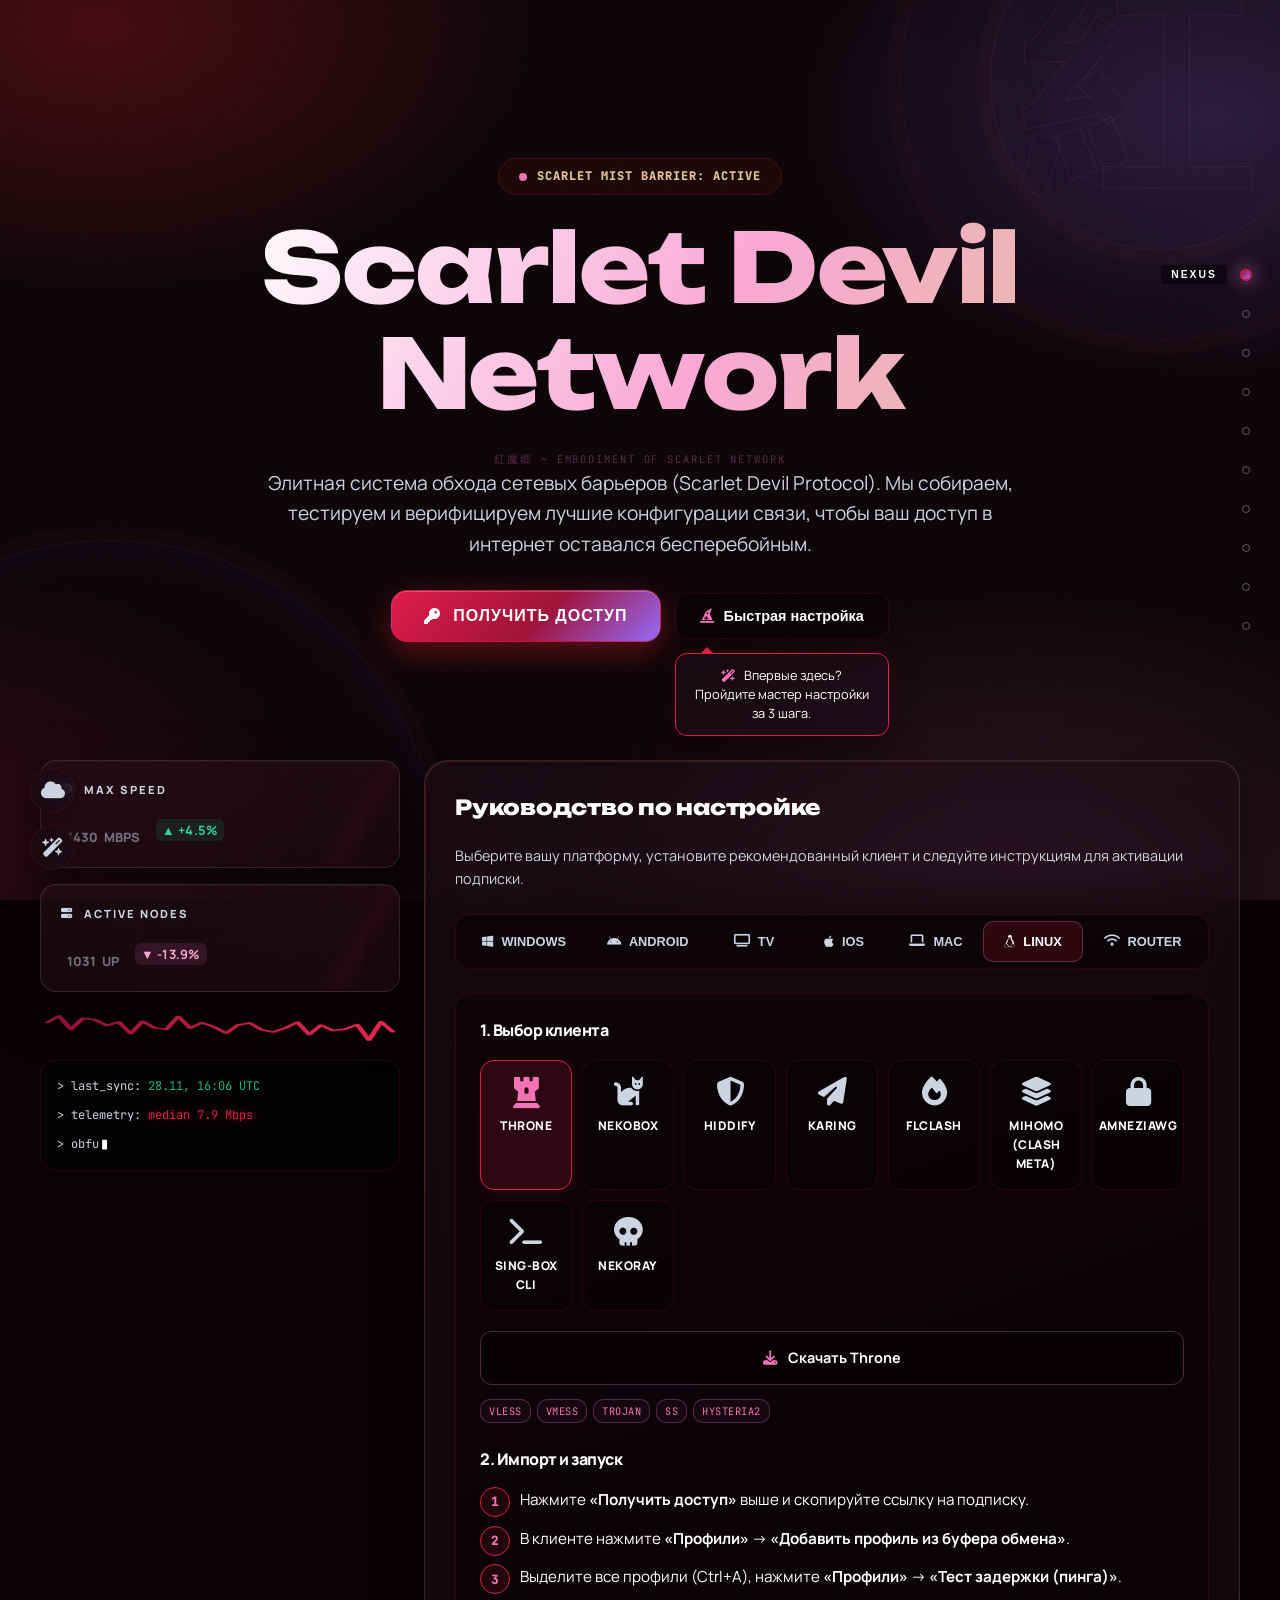
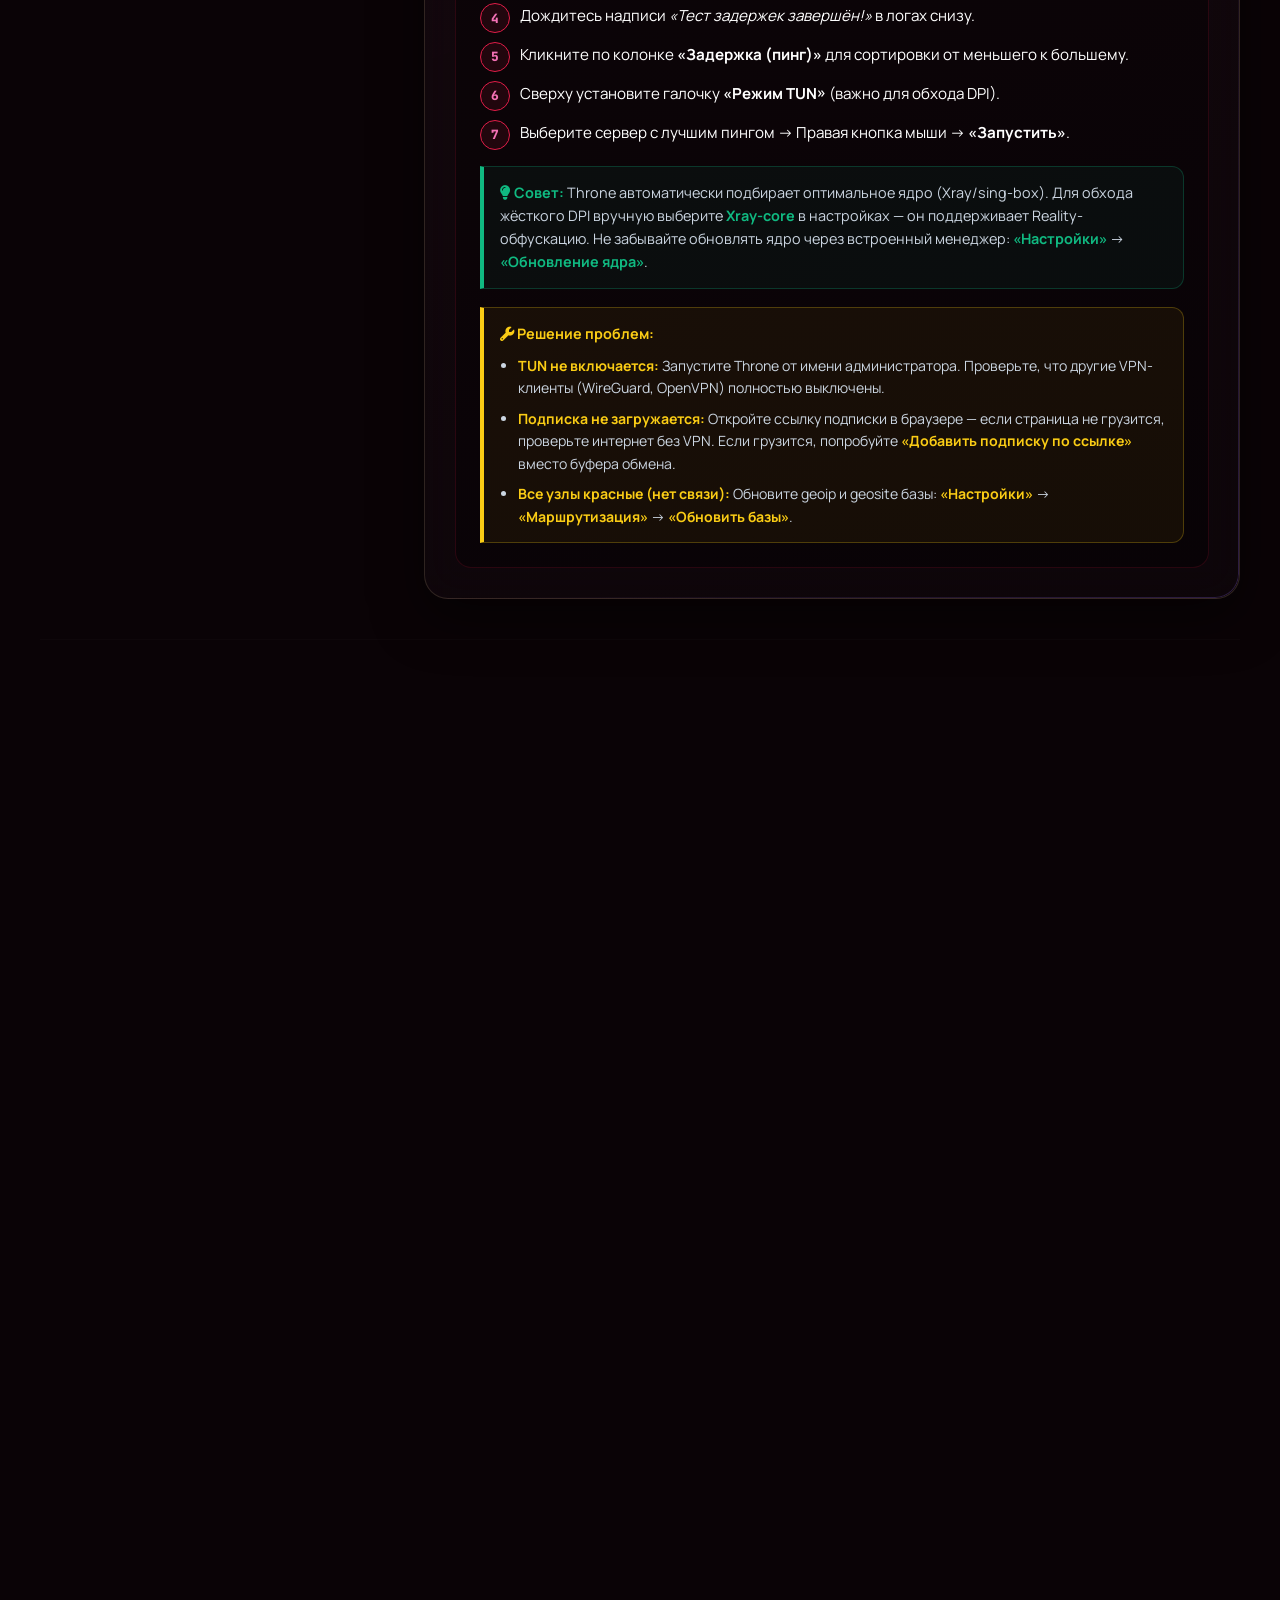
<file: index.html>
<!DOCTYPE html>
<html lang="ru">
<head>
    <meta charset="UTF-8">
    <meta name="viewport" content="width=device-width, initial-scale=1.0, maximum-scale=1.0, user-scalable=no">
    <meta name="description" content="Scarlet Devil Network — элитная система обхода сетевых барьеров. Автоматический агрегатор и верификатор VPN-конфигураций (VLESS, VMess, Trojan, Shadowsocks, Hysteria2) с проверкой из РФ.">
    <meta property="og:title" content="Scarlet Devil Network — Элитный обход DPI">
    <meta property="og:description" content="Агрегатор VPN-конфигураций с многоступенчатой проверкой и обфускацией. VLESS Reality, VMess, Trojan, Hysteria2.">
    <meta property="og:type" content="website">
    <meta property="og:image" content="https://scarlet-devil.vercel.app/favicon.svg">
    <meta property="og:url" content="https://scarlet-devil.vercel.app">
    <meta name="twitter:card" content="summary">
    <meta name="twitter:title" content="Scarlet Devil Network">
    <meta name="twitter:description" content="Агрегатор и верификатор VPN-конфигураций с обфускацией трафика.">
    <title>Scarlet Devil | Protocol</title>

    <link rel="icon" href="data:image/svg+xml,<svg xmlns='http://www.w3.org/2000/svg' viewBox='0 0 100 100'><text y='.9em' font-size='90'>🦇</text></svg>">
    <link rel="manifest" href="/manifest.json">
    <link rel="preconnect" href="https://fonts.googleapis.com">
    <link href="https://fonts.googleapis.com/css2?family=Unbounded:wght@400;700;800;900&family=Manrope:wght@300;400;600;800&family=JetBrains+Mono:wght@400;700&display=swap&subset=cyrillic,cyrillic-ext,latin" rel="stylesheet">
    <link rel="stylesheet" href="https://cdnjs.cloudflare.com/ajax/libs/font-awesome/6.4.0/css/all.min.css">

    <style>
        :root {
    /* Scarlet Mansion Palette — Enhanced, more saturated */
    --bg-void: #0a0306;
    --bg-surface: rgba(24, 10, 18, 0.72);
    --bg-card: rgba(34, 14, 24, 0.55);
    --bg-hover: rgba(56, 22, 38, 0.85);

    /* Scarlet Devil Accents — boosted saturation */
    --accent: #fb3b5c;
    --touhou-red: #e11d48;
    --touhou-red-glow: #ff2d55;
    --touhou-crimson: #9f1239;
    --touhou-purple: #946cf8;
    --touhou-purple-glow: #a78bfa;
    --touhou-sakura: #f472b6;
    --touhou-sakura-glow: #f9a8d4;

    --cyber-blue: #38bdf8;
    --cyber-blue-glow: #7dd3fc;
    --cyber-green: #10b981;
    --cyber-green-glow: #34d399;

    --text-main: #ffffff;
    --text-dim: #cbd5e1;
    --text-dark: #71717a;

    --border: rgba(225, 29, 72, 0.15);
    --border-light: rgba(244, 114, 182, 0.3);
    --border-strong: rgba(225, 29, 72, 0.35);

    --glass-blur: blur(20px);
    --trans: all 0.4s cubic-bezier(0.2, 0.8, 0.2, 1);
    --trans-fast: all 0.2s cubic-bezier(0.2, 0.8, 0.2, 1);

    /* --- Unified motion system ("Алый ритм") --- */
    --ease-scarlet: cubic-bezier(0.2, 0.8, 0.2, 1);
    --motion-fast: 0.2s;
    --motion-base: 0.4s;
    --motion-slow: 0.8s;
    --stagger-step: 60ms;

    /* Theme foundation — override via data-theme */
    --theme-glow-primary: var(--touhou-red-glow);
    --theme-glow-secondary: var(--touhou-purple-glow);
    --theme-accent-primary: var(--touhou-red);
    --theme-accent-secondary: var(--touhou-purple);
    --theme-bg-void: var(--bg-void);
    --theme-bg-card: var(--bg-card);
    --theme-text-accent: var(--touhou-sakura);
}

* { margin: 0; padding: 0; box-sizing: border-box; -webkit-tap-highlight-color: transparent; }

body {
    font-family: 'Manrope', sans-serif;
    background-color: var(--bg-void);
    color: var(--text-main);
    min-height: 100vh;
    display: flex; justify-content: center;
    background-image:
        radial-gradient(circle at 10% 20%, rgba(225, 29, 72, 0.10) 0%, transparent 50%),
        radial-gradient(circle at 90% 80%, rgba(139, 92, 246, 0.08) 0%, transparent 60%),
        radial-gradient(circle at 50% 50%, rgba(244, 114, 182, 0.03) 0%, transparent 70%),
        linear-gradient(rgba(255,255,255,0.015) 1px, transparent 1px),
        linear-gradient(90deg, rgba(255,255,255,0.015) 1px, transparent 1px);
    background-size: 100% 100%, 100% 100%, 100% 100%, 60px 60px, 60px 60px;
    background-attachment: fixed;
    line-height: 1.6;
    overflow-x: hidden;
    scroll-behavior: smooth;
    width: 100vw;
}

/* Custom scrollbar — mansion colors */
::-webkit-scrollbar { width: 8px; height: 8px; }
::-webkit-scrollbar-track { background: var(--bg-void); }
::-webkit-scrollbar-thumb { background: var(--touhou-crimson); border-radius: 4px; border: 2px solid var(--bg-void); }
::-webkit-scrollbar-thumb:hover { background: var(--touhou-red); }
::-webkit-scrollbar-corner { background: var(--bg-void); }
/* Firefox */
* { scrollbar-width: thin; scrollbar-color: var(--touhou-crimson) var(--bg-void); }

/* Selection — scarlet glow */
::selection { background: rgba(225, 29, 72, 0.4); color: #ffffff; text-shadow: 0 0 8px rgba(225, 29, 72, 0.5); }
::-moz-selection { background: rgba(225, 29, 72, 0.4); color: #ffffff; }

/* CRITICAL */
.container { 
    width: 100%; 
    max-width: 1200px; 
    z-index: 10; 
    display: flex; 
    flex-direction: column; 
    padding: 0 15px;
}
@media (min-width: 768px) {
    .container { padding: 0 40px; }
}
@media (min-width: 1200px) {
    .container { padding: 0; }
}

h1, h2, h3, h4 { font-weight: 800; letter-spacing: -0.5px; }
.mono { font-family: 'JetBrains Mono', monospace; }
.text-touhou { color: var(--touhou-sakura); }

/* --- ANIMATIONS --- */
.reveal { opacity: 0; transform: translateY(40px); transition: var(--trans); }
.reveal.active { opacity: 1; transform: translateY(0); }

@keyframes pulse-glow { 
    0% { box-shadow: 0 0 10px rgba(225, 29, 72, 0.3); } 
    50% { box-shadow: 0 0 25px rgba(225, 29, 72, 0.6); } 
    100% { box-shadow: 0 0 10px rgba(225, 29, 72, 0.3); } 
}

@keyframes touhou-magic {
    0%, 100% { text-shadow: 0 0 15px rgba(225, 29, 72, 0.5), 0 0 30px rgba(225, 29, 72, 0.3); transform: translateY(0); }
    50% { text-shadow: 0 0 25px rgba(225, 29, 72, 0.9), 0 0 50px rgba(244, 114, 182, 0.5); transform: translateY(-3px); }
}

/* Glitch effect on heading hover */
@keyframes glitch-skew {
    0% { transform: translate(0); }
    15% { transform: translate(-4px, 2px) skew(-1deg); }
    30% { transform: translate(4px, -1px) skew(1deg); }
    45% { transform: translate(-2px, -2px); }
    60% { transform: translate(3px, 1px) skew(-0.5deg); }
    75% { transform: translate(-1px, 3px); }
    100% { transform: translate(0); }
}
@keyframes glitch-clip {
    0%, 100% { clip-path: inset(0 0 0 0); }
    20% { clip-path: inset(20% 0 60% 0); }
    40% { clip-path: inset(60% 0 20% 0); }
    60% { clip-path: inset(40% 0 30% 0); }
    80% { clip-path: inset(10% 0 70% 0); }
}
h1:hover, h2:hover, .hero h1:hover span {
    animation: glitch-skew 0.4s ease-in-out;
    text-shadow:
        2px 0 rgba(225, 29, 72, 0.7),
        -2px 0 rgba(56, 189, 248, 0.7);
}

/* Neon outline on focus */
*:focus-visible {
    outline: 2px solid var(--touhou-sakura);
    outline-offset: 3px;
    box-shadow: 0 0 15px rgba(244, 114, 182, 0.5), 0 0 30px rgba(225, 29, 72, 0.2);
    border-radius: 6px;
    transition: outline-color 0.2s, box-shadow 0.2s;
}

/* Blinking cursor for sys-log */
@keyframes blink-cursor {
    0%, 100% { opacity: 1; }
    50% { opacity: 0; }
}
.sys-log-cursor {
    display: inline;
    color: var(--touhou-sakura);
    font-weight: 700;
    animation: blink-cursor 1s step-end infinite;
    margin-left: 2px;
}

/* Effects Animations */
.danmaku-bullet {
    position: fixed;
    border-radius: 50%;
    box-shadow: 0 0 12px currentColor;
    pointer-events: none;
    z-index: 9999;
    animation: fall linear forwards;
}
@keyframes fall { to { transform: translateY(100vh); } }

.bat-spirit {
    position: fixed;
    font-size: 1.5rem;
    pointer-events: none;
    z-index: 9999;
    animation: fly linear forwards;
    filter: drop-shadow(0 0 8px currentColor);
}
@keyframes fly { to { transform: translateX(120vw) translateY(var(--y-end)); } }

.scarlet-mist-layer {
    position: fixed;
    inset: 0;
    pointer-events: none;
    z-index: 1;
    background:
        radial-gradient(circle at 50% 120%, rgba(225, 29, 72, 0.18) 0%, transparent 60%),
        radial-gradient(circle at 20% 70%, rgba(139, 92, 246, 0.10) 0%, transparent 55%),
        radial-gradient(circle at 80% 40%, rgba(244, 114, 182, 0.08) 0%, transparent 50%);
    opacity: 0;
    transition: opacity 1.5s ease;
    animation: mist-pulse 6s infinite alternate ease-in-out;
}
.scarlet-mist-layer::before {
    content: '';
    position: absolute; inset: 0;
    background:
        radial-gradient(circle at 30% 90%, rgba(225, 29, 72, 0.12) 0%, transparent 45%),
        radial-gradient(circle at 70% 20%, rgba(139, 92, 246, 0.08) 0%, transparent 40%);
    animation: mist-drift 12s infinite alternate ease-in-out;
}
.scarlet-mist-layer.active { opacity: 1; }
@keyframes mist-pulse {
    0% { transform: scale(1) translateY(0); opacity: 0.6; }
    100% { transform: scale(1.08) translateY(-3vh); opacity: 1; }
}
@keyframes mist-drift {
    0% { transform: translateX(-2vw) translateY(1vh); }
    50% { transform: translateX(3vw) translateY(-2vh); }
    100% { transform: translateX(-1vw) translateY(1.5vh); }
}

/* Floating fog motes — spawned by JS only in fx-extreme (maximum) mode */
.mist-particle {
    position: fixed;
    bottom: -10px;
    border-radius: 50%;
    pointer-events: none;
    z-index: 1;
    background: radial-gradient(circle,
        rgba(244, 114, 182, 0.22) 0%,
        rgba(225, 29, 72, 0.10) 45%,
        transparent 70%);
    filter: blur(4px);
    opacity: 0;
    will-change: transform, opacity;
    animation-name: mist-rise;
    animation-timing-function: ease-in-out;
    animation-fill-mode: forwards;
}
@keyframes mist-rise {
    0%   { transform: translateY(0) translateX(0) scale(0.6); opacity: 0; }
    15%  { opacity: 0.85; }
    80%  { opacity: 0.5; }
    100% { transform: translateY(-100vh) translateX(var(--px, 0)) scale(1.3); opacity: 0; }
}

/* --- INTERACTIVE FUN PANEL --- */
.fun-panel {
    position: fixed; bottom: 30px; left: 30px; display: flex; flex-direction: column; gap: 12px; z-index: 100;
}
.fun-btn {
    width: 45px; height: 45px; border-radius: 50%; border: 1px solid var(--border);
    background: var(--bg-surface); color: var(--text-dim); font-size: 1.2rem;
    display: flex; align-items: center; justify-content: center; cursor: pointer;
    backdrop-filter: blur(10px); transition: var(--trans);
    box-shadow: 0 4px 15px rgba(0,0,0,0.3);
}
.fun-btn:hover { background: rgba(225, 29, 72, 0.2); color: var(--touhou-sakura); border-color: var(--touhou-sakura); transform: translateX(5px); }
.fun-btn.active { background: var(--touhou-red); color: #fff; border-color: var(--touhou-red); box-shadow: 0 0 15px var(--touhou-red); }

@media (max-width: 1024px) {
    .fun-panel {
        bottom: 16px;
        left: 16px;
        gap: 8px;
    }
    .fun-btn {
        width: 36px; height: 36px; font-size: 0.95rem;
        border-radius: 10px;
    }
}

/* --- SIDE NAVIGATION --- */
.side-nav {
    position: fixed; right: 30px; top: 50%; transform: translateY(-50%);
    display: flex; flex-direction: column; gap: 20px; z-index: 100;
}
.nav-btn {
    display: flex; align-items: center; justify-content: flex-end; gap: 15px;
    background: none; border: none; cursor: pointer; opacity: 0.4; transition: var(--trans);
}
.nav-btn:hover, .nav-btn.active { opacity: 1; }
.nav-label {
    font-size: 0.65rem; text-transform: uppercase; letter-spacing: 2px; font-weight: 800;
    color: #fff; background: rgba(0,0,0,0.5); padding: 4px 10px; border-radius: 4px;
    opacity: 0; transform: translateX(10px); transition: var(--trans); pointer-events: none;
}
.nav-btn:hover .nav-label, .nav-btn.active .nav-label { opacity: 1; transform: translateX(0); }
.nav-dot {
    width: 8px; height: 8px; border-radius: 50%; background: transparent; border: 1px solid var(--text-dim); transition: var(--trans);
}
.nav-btn.active .nav-dot {
    background: var(--touhou-red); border-color: var(--touhou-red); transform: scale(1.5); box-shadow: 0 0 10px var(--touhou-red);
}

@media (max-width: 1024px) { .side-nav { display: none; } }

/* --- HAMBURGER & MOBILE NAVIGATION --- */
.hamburger-btn {
    display: none;
    position: fixed;
    top: 16px;
    right: 16px;
    z-index: 200;
    width: 44px;
    height: 44px;
    background: var(--bg-surface);
    border: 1px solid var(--border-light);
    border-radius: 12px;
    flex-direction: column;
    align-items: center;
    justify-content: center;
    gap: 5px;
    cursor: pointer;
    backdrop-filter: blur(10px);
    transition: var(--trans);
    padding: 10px 8px;
}
.hamburger-btn span {
    display: block;
    width: 22px;
    height: 2px;
    background: var(--text-dim);
    border-radius: 2px;
    transition: var(--trans);
}
.hamburger-btn:hover {
    border-color: var(--touhou-sakura);
    background: rgba(225, 29, 72, 0.15);
}
.hamburger-btn:hover span { background: #fff; }
.hamburger-btn.active span:nth-child(1) {
    transform: translateY(7px) rotate(45deg);
}
.hamburger-btn.active span:nth-child(2) { opacity: 0; }
.hamburger-btn.active span:nth-child(3) {
    transform: translateY(-7px) rotate(-45deg);
}

@media (max-width: 1024px) { .hamburger-btn { display: flex; } }

.mobile-nav-overlay {
    position: fixed;
    inset: 0;
    background: rgba(0, 0, 0, 0.85);
    backdrop-filter: blur(12px);
    -webkit-backdrop-filter: blur(12px);
    z-index: 150;
    opacity: 0;
    pointer-events: none;
    transition: opacity 0.3s ease;
}
.mobile-nav-overlay.active { opacity: 1; pointer-events: all; }

.mobile-nav-panel {
    position: fixed;
    top: 0;
    right: 0;
    width: 300px;
    max-width: 85vw;
    height: 100vh;
    height: 100dvh;
    background: #0f0508;
    border-left: 1px solid var(--border-light);
    z-index: 151;
    transform: translateX(100%);
    transition: transform 0.35s cubic-bezier(0.2, 0.8, 0.2, 1);
    display: flex;
    flex-direction: column;
    padding: 24px 20px;
    gap: 0;
    box-shadow: -10px 0 40px rgba(0, 0, 0, 0.6);
}
.mobile-nav-overlay.active .mobile-nav-panel { transform: translateX(0); }

.mobile-nav-header {
    display: flex;
    justify-content: space-between;
    align-items: center;
    padding-bottom: 20px;
    border-bottom: 1px solid var(--border);
    margin-bottom: 24px;
}
.mobile-nav-title {
    font-weight: 800;
    font-size: 1rem;
    text-transform: uppercase;
    letter-spacing: 1px;
    color: #fff;
    display: flex;
    align-items: center;
    gap: 10px;
}
.mobile-nav-title i { color: var(--touhou-sakura); }
.mobile-nav-close {
    width: 36px;
    height: 36px;
    border-radius: 50%;
    background: rgba(255,255,255,0.05);
    border: 1px solid var(--border);
    color: var(--text-dim);
    cursor: pointer;
    display: flex;
    align-items: center;
    justify-content: center;
    font-size: 1rem;
    transition: var(--trans);
}
.mobile-nav-close:hover {
    background: var(--touhou-red);
    color: #fff;
    border-color: var(--touhou-red);
    transform: rotate(90deg);
}

.mobile-nav-links {
    display: flex;
    flex-direction: column;
    gap: 4px;
    flex: 1;
}
.mobile-nav-link {
    background: transparent;
    border: 1px solid transparent;
    color: var(--text-dim);
    padding: 14px 16px;
    border-radius: 12px;
    font-weight: 700;
    font-size: 0.9rem;
    cursor: pointer;
    transition: var(--trans);
    text-align: left;
    text-transform: uppercase;
    letter-spacing: 1.5px;
}
.mobile-nav-link:hover, .mobile-nav-link:focus-visible {
    background: rgba(225, 29, 72, 0.08);
    border-color: var(--border);
    color: #fff;
}
.mobile-nav-link.active {
    background: rgba(225, 29, 72, 0.15);
    border-color: var(--touhou-red);
    color: #fff;
    box-shadow: 0 0 12px rgba(225, 29, 72, 0.1);
}

/* Mobile nav fun section */
.mobile-nav-fun {
    margin-top: auto;
    padding-top: 20px;
    border-top: 1px solid var(--border);
}
.mobile-nav-fun-label {
    font-size: 0.65rem;
    text-transform: uppercase;
    letter-spacing: 2px;
    color: var(--text-dark);
    font-weight: 800;
    display: block;
    margin-bottom: 12px;
}
.mobile-nav-fun-btns {
    display: flex;
    gap: 10px;
}
.fun-btn-mobile {
    width: 36px;
    height: 36px;
    border-radius: 10px;
    border: 1px solid var(--border);
    background: var(--bg-surface);
    color: var(--text-dim);
    font-size: 0.95rem;
    display: flex;
    align-items: center;
    justify-content: center;
    cursor: pointer;
    transition: var(--trans);
}
.fun-btn-mobile:hover { background: rgba(225, 29, 72, 0.2); color: var(--touhou-sakura); border-color: var(--touhou-sakura); }
.fun-btn-mobile.active { background: var(--touhou-red); color: #fff; border-color: var(--touhou-red); box-shadow: 0 0 15px var(--touhou-red); }

/* --- SKIP LINK (accessibility) --- */
.skip-link {
    position: fixed;
    top: -100px;
    left: 16px;
    background: var(--touhou-red);
    color: #fff;
    padding: 12px 20px;
    border-radius: 0 0 12px 12px;
    font-weight: 800;
    font-size: 0.85rem;
    text-decoration: none;
    z-index: 10000;
    transition: top 0.3s ease;
    text-transform: uppercase;
    letter-spacing: 1px;
}
.skip-link:focus {
    top: 0;
    outline: 3px solid var(--touhou-sakura);
    outline-offset: 2px;
}

/* --- SECTIONS & CARDS --- */
section { 
    display: flex; 
    flex-direction: column; 
    justify-content: center; 
    padding: 30px 0;
    border-bottom: 1px solid rgba(255,255,255,0.02); 
    scroll-margin-top: 20px;
    width: 100%;
}
@media (min-width: 768px) {
    section { padding: 40px 0; }
}

section:last-of-type { border-bottom: none; }

.glass-card { 
    background: var(--bg-card); backdrop-filter: var(--glass-blur); -webkit-backdrop-filter: var(--glass-blur);
    border: 1px solid var(--border); border-radius: 20px; 
    padding: 20px;
    box-shadow: 0 15px 30px rgba(0,0,0,0.3); 
    width: 100%; 
    transition: var(--trans);
    overflow: hidden;
}
@media (min-width: 768px) {
    .glass-card { padding: 30px; border-radius: 24px; box-shadow: 0 20px 40px rgba(0,0,0,0.3); }
}
.glass-card:hover { border-color: rgba(225, 29, 72, 0.2); background: rgba(45, 18, 28, 0.5); }

/* --- HERO --- */
.hero { text-align: center; display: flex; flex-direction: column; align-items: center; justify-content: center; min-height: 80vh; padding: 40px 0; width: 100%;}
.status-badge {
    display: inline-flex; align-items: center; gap: 10px;
    background: rgba(225, 29, 72, 0.1); border: 1px solid rgba(225, 29, 72, 0.3);
    color: #fda4af; font-size: 0.75rem; font-weight: 800;
    padding: 8px 20px; border-radius: 100px; margin-bottom: 20px;
    font-family: 'JetBrains Mono', monospace; text-transform: uppercase; letter-spacing: 1px;
}
.status-badge .dot { width: 8px; height: 8px; background: var(--touhou-sakura); border-radius: 50%; animation: pulse-glow 2s infinite; }

.hero h1 { font-size: clamp(2.5rem, 8vw, 6rem); margin-bottom: 20px; line-height: 1.1; letter-spacing: -2px; text-transform: uppercase; font-style: italic;}
.hero h1 span { 
    color: var(--touhou-red); 
    display: inline-block; 
    animation: touhou-magic 4s ease-in-out infinite; 
}
.hero p { color: var(--text-dim); font-size: clamp(0.9rem, 3vw, 1.2rem); max-width: 800px; margin: 0 auto 30px auto; line-height: 1.6; text-align: center; padding: 0 10px;}

/* --- BUTTONS --- */
.btn-primary {
    background: linear-gradient(135deg, var(--touhou-red), var(--touhou-crimson));
    color: #fff; border: 1px solid rgba(225, 29, 72, 0.5);
    padding: 16px 32px; border-radius: 16px;
    font-weight: 800; font-size: 1rem; cursor: pointer;
    display: inline-flex; align-items: center; justify-content: center; gap: 12px;
    transition: var(--trans); text-decoration: none; text-transform: uppercase; letter-spacing: 1px;
    box-shadow: 0 10px 30px rgba(225, 29, 72, 0.2); width: 100%; max-width: 320px;
}
.btn-primary:hover { transform: translateY(-3px); box-shadow: 0 15px 40px rgba(225, 29, 72, 0.5); filter: brightness(1.1); }

.btn-secondary {
    background: rgba(0,0,0,0.3); border: 1px solid var(--border);
    color: var(--text-main); padding: 14px 24px; border-radius: 12px;
    font-weight: 700; font-size: 0.9rem; cursor: pointer;
    display: inline-flex; align-items: center; justify-content: center; gap: 10px;
    text-decoration: none; transition: var(--trans); width: 100%;
}
@media (min-width: 480px) { .btn-secondary { width: auto; } }
.btn-secondary:hover { background: var(--bg-hover); border-color: var(--touhou-red); color: #fff; }

/* --- DASHBOARD GRID --- */
.grid-layout { 
    display: grid; 
    grid-template-columns: 1fr; 
    gap: 20px; 
    align-items: start; 
    width: 100%;
}
@media (min-width: 950px) { 
    .grid-layout { grid-template-columns: 360px 1fr; gap: 24px; } 
}

.dashboard { display: flex; flex-direction: column; gap: 16px; width: 100%; }
@media (min-width: 950px) { .dashboard { position: sticky; top: 40px; } }

.stat-panel { background: rgba(0,0,0,0.4); border: 1px solid var(--border); border-radius: 16px; padding: 20px; width: 100%; }
.stat-title { font-size: 0.7rem; color: var(--text-dim); text-transform: uppercase; letter-spacing: 2px; font-weight: 800; display: flex; align-items: center; gap: 10px; margin-bottom: 8px;}
.stat-value { font-size: clamp(1.8rem, 5vw, 2.5rem); font-weight: 800; font-family: 'JetBrains Mono', monospace; line-height: 1; color: var(--touhou-sakura);}
.stat-value span { font-size: 0.8rem; color: var(--text-dark); margin-left: 6px; font-family: 'Manrope', sans-serif; text-transform: uppercase;}

.sys-log {
    background: #050203; border: 1px solid var(--border); border-radius: 16px; padding: 16px;
    font-family: 'JetBrains Mono', monospace; font-size: 0.75rem; color: var(--text-dim);
    display: flex; flex-direction: column; gap: 10px; width: 100%; overflow-x: hidden;
    word-break: break-all;
}
.sys-log .line span { color: var(--text-main); }
.sys-log .line .magic { color: var(--touhou-red); text-shadow: 0 0 10px rgba(225, 29, 72, 0.4); }

/* --- TABS & APPS --- */
.tabs { 
    display: flex; background: rgba(0,0,0,0.4); padding: 6px; 
    border-radius: 14px; border: 1px solid var(--border); margin-bottom: 24px; 
    overflow-x: auto; scrollbar-width: none; width: 100%;
}
.tabs::-webkit-scrollbar { display: none; }
.tab-btn {
    flex: 1 0 auto;
    min-width: 90px; background: transparent; border: none; color: var(--text-dim);
    padding: 12px 10px; border-radius: 10px; font-weight: 800; font-size: 0.8rem; text-transform: uppercase;
    cursor: pointer; transition: var(--trans); display: flex; align-items: center; justify-content: center; gap: 8px;
}
.tab-btn.active { background: rgba(225, 29, 72, 0.15); color: #fff; border: 1px solid var(--border-light); }

.app-grid { display: grid; grid-template-columns: repeat(auto-fit, minmax(80px, 1fr)); gap: 10px; margin-bottom: 20px; width: 100%; }
.app-card {
    background: rgba(0,0,0,0.3); border: 1px solid var(--border);
    border-radius: 14px; padding: 16px 8px; cursor: pointer;
    display: flex; flex-direction: column; align-items: center; gap: 10px; transition: var(--trans); text-align: center;
}
.app-card:hover { background: rgba(225, 29, 72, 0.05); transform: translateY(-3px); border-color: rgba(225, 29, 72, 0.3); }
.app-card.selected { border-color: var(--touhou-red); background: rgba(225, 29, 72, 0.15); box-shadow: 0 5px 15px rgba(225, 29, 72, 0.1); }
.app-card.selected .app-icon { color: var(--touhou-sakura); transform: scale(1.15); }
.app-icon { font-size: 1.8rem; color: var(--text-dim); transition: var(--trans); }
.app-name { font-weight: 800; font-size: 0.75rem; letter-spacing: 0.5px; text-transform: uppercase; }

/* --- PERF: skip layout/paint of off-screen sections (no visual change) ---
   content-visibility:auto lets the browser bypass rendering work for sections
   below the fold until they approach the viewport. `auto 800px` seeds an
   intrinsic size so the scrollbar/anchor stays stable and the browser caches
   each section's real size after first render. The IntersectionObserver-driven
   .reveal animations still fire normally as sections scroll in. */
.content-section { content-visibility: auto; contain-intrinsic-size: auto 800px; }

/* --- PERF: freeze all CSS animations while the tab is in the background ---
   Toggled by the visibilitychange handler in main.js. Most browsers already
   throttle background tabs, but this guarantees zero animation work (and battery
   drain) on mobile. Fully reversible — visuals are identical once visible. */
body.is-hidden *, body.is-hidden *::before, body.is-hidden *::after { animation-play-state: paused !important; }

/* --- TEXT BLOCKS & TYPOGRAPHY --- */
.content-section h2 { font-size: clamp(1.3rem, 4vw, 2rem); color: #fff; margin-bottom: 20px; display: flex; align-items: center; gap: 12px; font-style: italic; text-transform: uppercase; letter-spacing: -1px;}
.content-section h2 i { color: var(--touhou-red); font-size: clamp(1.2rem, 4vw, 1.5rem); }

.text-block { font-size: 0.95rem; color: var(--text-dim); line-height: 1.6; }
@media (min-width: 768px) { .text-block { font-size: 1.05rem; line-height: 1.7; } }

.text-block p { margin-bottom: 16px; }
.text-block p:last-child { margin-bottom: 0; }
.text-block b, .text-block strong { color: #fff; }
.text-block i { color: var(--touhou-sakura); }
.text-block ul, .text-block ol { padding-left: 20px; margin-bottom: 16px; display: flex; flex-direction: column; gap: 10px; }
.text-block li::marker { color: var(--touhou-red); font-weight: 900; }
.text-block blockquote { 
    border-left: 4px solid var(--touhou-red); padding-left: 16px; font-style: italic; 
    background: rgba(225, 29, 72, 0.05); border-radius: 0 12px 12px 0; padding: 16px; 
    margin-bottom: 16px; color: var(--text-main); font-size: 0.9rem;
}

/* --- CYBER TABLE --- */
.table-responsive {
    width: 100%; overflow-x: auto; margin-bottom: 20px; border-radius: 16px;
    border: 1px solid var(--border); background: rgba(0,0,0,0.2);
}
.cyber-table { width: 100%; border-collapse: collapse; font-size: 0.9rem; min-width: 600px; }
.cyber-table th, .cyber-table td { padding: 16px; text-align: left; border-bottom: 1px solid var(--border); border-right: 1px solid var(--border); line-height: 1.6; vertical-align: top;}
.cyber-table th:last-child, .cyber-table td:last-child { border-right: none; }
.cyber-table tr:last-child td { border-bottom: none; }
.cyber-table th { background: rgba(225, 29, 72, 0.1); color: #fff; font-weight: 800; text-transform: uppercase; letter-spacing: 1px; }

/* --- INSTRUCTIONS LIST --- */
.instruction-box { background: rgba(0,0,0,0.3); border: 1px solid var(--border); border-radius: 16px; padding: clamp(16px, 4vw, 24px); width: 100%; overflow-x: hidden;}
.step-list { display: flex; flex-direction: column; gap: 16px; counter-reset: steps; margin-top: 16px; }
.step-item { position: relative; padding-left: 40px; font-size: 0.95rem; color: var(--text-main); line-height: 1.5; word-break: break-word;}
.step-item::before {
    counter-increment: steps; content: counter(steps);
    position: absolute; left: 0; top: -2px; width: 28px; height: 28px;
    background: rgba(225, 29, 72, 0.1); border: 1px solid var(--touhou-red); border-radius: 50%;
    display: flex; align-items: center; justify-content: center;
    font-size: 0.8rem; font-weight: 900; color: var(--touhou-sakura); font-family: 'JetBrains Mono', monospace;
}
.step-item code { background: rgba(255,255,255,0.05); padding: 4px 8px; border-radius: 6px; font-size: 0.8rem; color: var(--cyber-blue); border: 1px solid var(--border); font-family: 'JetBrains Mono', monospace;}

/* --- GUIDE TIP, TROUBLESHOOTING & CONFIG BLOCKS --- */
.guide-tip {
    margin-top: 22px;
    background: rgba(16, 185, 129, 0.06);
    border: 1px solid rgba(16, 185, 129, 0.25);
    border-left: 4px solid var(--cyber-green);
    border-radius: 0 12px 12px 0;
    padding: 14px 16px;
    font-size: 0.9rem;
    color: var(--text-dim);
    line-height: 1.6;
}
.guide-tip b, .guide-tip strong { color: var(--cyber-green); }
.guide-tip i { color: var(--cyber-green); }

.guide-troubleshoot {
    margin-top: 18px;
    background: rgba(250, 204, 21, 0.06);
    border: 1px solid rgba(250, 204, 21, 0.25);
    border-left: 4px solid #facc15;
    border-radius: 0 12px 12px 0;
    padding: 14px 16px;
    font-size: 0.9rem;
    color: var(--text-dim);
    line-height: 1.6;
}
.guide-troubleshoot b, .guide-troubleshoot strong { color: #facc15; }
.guide-troubleshoot i { color: #facc15; }
.guide-troubleshoot ul { padding-left: 18px; margin-top: 10px; display: flex; flex-direction: column; gap: 8px; }
.guide-troubleshoot li { color: var(--text-dim); font-size: 0.88rem; }
.guide-troubleshoot li code { background: rgba(255,255,255,0.05); padding: 2px 8px; border-radius: 5px; font-size: 0.75rem; color: var(--cyber-blue); border: 1px solid var(--border); font-family: 'JetBrains Mono', monospace; }
.guide-troubleshoot p { margin-bottom: 10px; }
.guide-troubleshoot p:last-child { margin-bottom: 0; }

.guide-config {
    margin-top: 22px;
    background: #050203;
    border: 1px solid var(--border);
    border-radius: 14px;
    padding: 16px;
    position: relative;
}
.guide-config-label {
    font-family: 'JetBrains Mono', monospace;
    font-size: 0.72rem;
    text-transform: uppercase;
    letter-spacing: 1.5px;
    color: var(--touhou-sakura);
    margin-bottom: 12px;
    font-weight: 700;
    display: flex;
    align-items: center;
    gap: 8px;
}
.guide-config pre {
    background: rgba(0,0,0,0.5);
    border: 1px solid var(--border);
    border-radius: 10px;
    padding: 14px 16px;
    overflow-x: auto;
    font-family: 'JetBrains Mono', monospace;
    font-size: 0.75rem;
    color: var(--cyber-green);
    white-space: pre-wrap;
    word-break: break-all;
    line-height: 1.7;
    margin: 0;
}

/* --- SUB CARDS --- */
.sub-grid { display: grid; grid-template-columns: 1fr; gap: 16px; }
.sub-card {
    background: rgba(0,0,0,0.4); border: 1px solid var(--border); border-left: 4px solid transparent; border-radius: 16px; padding: 20px;
    cursor: pointer; transition: var(--trans); display: flex; flex-direction: column; gap: 10px; position: relative; overflow: visible;
}
.sub-card::before {
    content: ''; position: absolute;
    inset: -2px;
    border-radius: 17px;
    background: conic-gradient(from 0deg, var(--touhou-red), var(--touhou-purple), var(--touhou-sakura), var(--cyber-blue), var(--touhou-red));
    z-index: -1;
    opacity: 0;
    transition: opacity 0.5s ease;
    animation: border-spin 4s linear infinite;
    animation-play-state: paused;
}
.sub-card::after {
    content: '';
    position: absolute;
    inset: 1px;
    border-radius: 15px;
    background: var(--bg-void);
    z-index: -1;
}
.sub-card:hover { transform: translateX(5px); background: rgba(255,255,255,0.02); }
.sub-card:hover::before { opacity: 0.8; animation-play-state: running; }

@keyframes border-spin {
    100% { transform: rotate(360deg); }
}

.sub-card.reality { border-color: rgba(139, 92, 246, 0.3); border-left-color: var(--touhou-purple); }
.sub-card.reality:hover { border-color: var(--touhou-purple); box-shadow: 0 0 30px rgba(139, 92, 246, 0.15); }

.sub-card.fast { border-color: rgba(16, 185, 129, 0.3); border-left-color: var(--cyber-green); }
.sub-card.fast:hover { border-color: var(--cyber-green); box-shadow: 0 0 30px rgba(16, 185, 129, 0.15); }

.sub-card.mix { border-color: rgba(225, 29, 72, 0.3); border-left-color: var(--touhou-red); }
.sub-card.mix:hover { border-color: var(--touhou-red); box-shadow: 0 0 30px rgba(225, 29, 72, 0.15); }

.sub-header { display: flex; justify-content: space-between; align-items: flex-start; gap: 10px; flex-wrap: wrap; position: relative; z-index: 1; }
.sub-title { font-weight: 800; font-size: 1.1rem; color: #fff; display: flex; align-items: center; gap: 8px; position: relative; z-index: 1; }
.sub-badge { font-size: 0.6rem; padding: 4px 8px; border-radius: 6px; font-weight: 900; text-transform: uppercase; letter-spacing: 1px; white-space: nowrap; position: relative; z-index: 1; }
.badge-reality { background: rgba(139, 92, 246, 0.15); color: #c4b5fd; border: 1px solid rgba(139, 92, 246, 0.3); }
.badge-fast { background: rgba(16, 185, 129, 0.15); color: #6ee7b7; border: 1px solid rgba(16, 185, 129, 0.3); }
.badge-mix { background: rgba(225, 29, 72, 0.15); color: #fda4af; border: 1px solid rgba(225, 29, 72, 0.3); }

.sub-card.vless { border-color: rgba(139, 92, 246, 0.3); border-left-color: var(--touhou-purple); }
.sub-card.vless:hover { border-color: var(--touhou-purple); box-shadow: 0 0 30px rgba(139, 92, 246, 0.15); }
.badge-vless { background: rgba(139, 92, 246, 0.15); color: #c4b5fd; border: 1px solid rgba(139, 92, 246, 0.3); }

.sub-card.vmess { border-color: rgba(56, 189, 248, 0.3); border-left-color: var(--cyber-blue); }
.sub-card.vmess:hover { border-color: var(--cyber-blue); box-shadow: 0 0 30px rgba(56, 189, 248, 0.15); }
.badge-vmess { background: rgba(56, 189, 248, 0.15); color: #7dd3fc; border: 1px solid rgba(56, 189, 248, 0.3); }

.sub-card.trojan { border-color: rgba(250, 204, 21, 0.3); border-left-color: #facc15; }
.sub-card.trojan:hover { border-color: #facc15; box-shadow: 0 0 30px rgba(250, 204, 21, 0.15); }
.badge-trojan { background: rgba(250, 204, 21, 0.15); color: #fde047; border: 1px solid rgba(250, 204, 21, 0.3); }

.sub-card.ss { border-color: rgba(16, 185, 129, 0.3); border-left-color: var(--cyber-green); }
.sub-card.ss:hover { border-color: var(--cyber-green); box-shadow: 0 0 30px rgba(16, 185, 129, 0.15); }
.badge-ss { background: rgba(16, 185, 129, 0.15); color: #6ee7b7; border: 1px solid rgba(16, 185, 129, 0.3); }

.sub-card.hy2 { border-color: rgba(244, 114, 182, 0.3); border-left-color: var(--touhou-sakura); }
.sub-card.hy2:hover { border-color: var(--touhou-sakura); box-shadow: 0 0 30px rgba(244, 114, 182, 0.15); }
.badge-hy2 { background: rgba(244, 114, 182, 0.15); color: #f9a8d4; border: 1px solid rgba(244, 114, 182, 0.3); }

.sub-desc { font-size: 0.85rem; color: var(--text-dim); line-height: 1.4; position: relative; z-index: 1; }
.sub-tech { font-family: 'JetBrains Mono', monospace; font-size: 0.7rem; color: var(--text-dark); margin-top: 4px; font-weight: 700; position: relative; z-index: 1; }

/* --- MODALS --- */
.modal-overlay {
    position: fixed; top: 0; left: 0; width: 100vw; height: 100vh;
    background: rgba(0, 0, 0, 0.9); backdrop-filter: blur(15px); -webkit-backdrop-filter: blur(15px);
    display: flex; justify-content: center; align-items: center;
    z-index: 1000; opacity: 0; pointer-events: none; transition: var(--trans); padding: 15px;
}
.modal-overlay.active { opacity: 1; pointer-events: all; }
.modal {
    background: #0f0508; border: 1px solid var(--border-light); border-radius: 20px; 
    width: 100%; max-width: 500px;
    transform: translateY(30px) scale(0.95); transition: var(--trans);
    box-shadow: 0 40px 80px rgba(0,0,0,0.8), 0 0 0 1px rgba(225, 29, 72, 0.2) inset; 
    display: flex; flex-direction: column; max-height: 85vh;
}
.modal-overlay.active .modal { transform: translateY(0) scale(1); }
.modal-header { 
    padding: 20px; border-bottom: 1px solid var(--border); 
    display: flex; justify-content: space-between; align-items: center; 
    background: rgba(225, 29, 72, 0.05); border-radius: 20px 20px 0 0;
}
.modal-title { font-size: clamp(1rem, 4vw, 1.1rem); font-weight: 800; display: flex; align-items: center; gap: 10px; color: #fff; text-transform: uppercase; letter-spacing: -0.5px;}
.btn-close { 
    background: rgba(255,255,255,0.05); border: 1px solid var(--border); border-radius: 50%; 
    width: 36px; height: 36px; color: var(--text-dim); cursor: pointer; transition: 0.3s; 
    display: flex; justify-content: center; align-items: center; flex-shrink: 0;
}
.btn-close:hover { background: var(--touhou-red); color: #fff; border-color: var(--touhou-red); transform: rotate(90deg); }
.modal-body { padding: 20px; overflow-y: auto; }

.rule-list { display: flex; flex-direction: column; gap: 12px; margin-bottom: 24px; }
.rule-item { 
    display: flex; align-items: flex-start; gap: 16px;
    background: rgba(0,0,0,0.3); padding: 16px; border-radius: 16px; border: 1px solid var(--border); 
}
.rule-icon { font-size: 1.3rem; margin-top: 2px; }
.rule-item h4 { color: #fff; font-size: 0.95rem; margin-bottom: 6px; line-height: 1.2; }
.rule-item p { color: var(--text-dim); font-size: 0.85rem; line-height: 1.4; }

/* --- TOAST --- */
.toast {
    position: fixed; bottom: 30px; left: 50%; transform: translateX(-50%) translateY(100px);
    background: var(--touhou-red); color: #fff; padding: 12px 24px;
    border-radius: 100px; font-weight: 800; font-size: 0.9rem; border: 1px solid rgba(255,255,255,0.2);
    box-shadow: 0 10px 30px rgba(225, 29, 72, 0.4); transition: all 0.5s cubic-bezier(0.68, -0.55, 0.265, 1.55);
    z-index: 2000; opacity: 0; display: flex; align-items: center; gap: 10px; white-space: nowrap;
}
.toast.show { transform: translateX(-50%) translateY(0); opacity: 1; }

/* --- STRICT LEGAL DISCLAIMER --- */
.legal-wrapper { margin-top: 20px; padding: 0; width: 100%;}
@media (min-width: 768px) { .legal-wrapper { margin-top: 40px; } }

.disclaimer-block {
    background: #050203;
    border: 1px solid #222;
    padding: clamp(16px, 4vw, 24px);
    border-radius: 16px;
    font-family: 'JetBrains Mono', monospace;
    font-size: 0.7rem;
    color: #666;
    line-height: 1.6;
    text-align: left;
    box-shadow: inset 0 0 20px rgba(0,0,0,0.8);
    width: 100%;
}
@media (min-width: 768px) { .disclaimer-block { font-size: 0.75rem; } }

.disclaimer-block h4 {
    color: #888;
    font-size: clamp(0.9rem, 4vw, 1rem);
    text-transform: uppercase;
    letter-spacing: 1px;
    margin-bottom: 16px;
    text-align: center;
    font-weight: 800;
    border-bottom: 1px solid #222;
    padding-bottom: 10px;
}
.disclaimer-block p { margin-bottom: 12px; }
.disclaimer-block p:last-child { margin-bottom: 0; }
.disclaimer-block b { color: #999; font-weight: 700; }

.footer { text-align: center; color: var(--text-dark); font-size: 0.8rem; padding: 30px 0 20px 0; font-weight: 700; width: 100%; }
.footer a { color: var(--text-dim); text-decoration: none; transition: 0.3s; border-bottom: 1px solid var(--border); padding-bottom: 2px;}
.footer a:hover { color: var(--touhou-sakura); border-color: var(--touhou-sakura); }

/* Protocol Badges (App Cards) */
.proto-tag {
    display: inline-block;
    font-family: 'JetBrains Mono', monospace;
    font-size: 0.65rem;
    padding: 3px 8px;
    border-radius: 10px;
    background: var(--bg-card);
    color: var(--touhou-sakura);
    border: 1px solid var(--border-light);
    letter-spacing: 0.5px;
    white-space: nowrap;
}

/* --- WIDER MODAL for Configs --- */
.modal-wide { max-width: 620px; }

/* --- CONFIG MODAL TABS --- */
.config-tabs {
    display: flex;
    background: rgba(0,0,0,0.4);
    padding: 5px;
    border-radius: 12px;
    border: 1px solid var(--border);
    margin-bottom: 20px;
    gap: 4px;
}
.config-tab-btn {
    flex: 1;
    background: transparent;
    border: 1px solid transparent;
    color: var(--text-dim);
    padding: 11px 16px;
    border-radius: 10px;
    font-weight: 800;
    font-size: 0.82rem;
    cursor: pointer;
    transition: var(--trans);
    display: flex;
    align-items: center;
    justify-content: center;
    gap: 8px;
    text-transform: uppercase;
    letter-spacing: 1px;
}
.config-tab-btn:hover {
    background: rgba(225, 29, 72, 0.08);
    color: #fff;
}
.config-tab-btn.active {
    background: rgba(225, 29, 72, 0.2);
    color: #fff;
    border-color: var(--touhou-red);
    box-shadow: 0 0 12px rgba(225, 29, 72, 0.15);
}

/* --- SUB CARD ACTION BUTTONS --- */
.sub-actions {
    display: flex;
    gap: 10px;
    margin-top: 6px;
    flex-wrap: wrap;
}
.sub-action-btn {
    flex: 1;
    min-width: 120px;
    padding: 10px 16px;
    border-radius: 10px;
    border: 1px solid var(--border);
    background: rgba(0,0,0,0.35);
    color: var(--text-dim);
    font-weight: 700;
    font-size: 0.8rem;
    cursor: pointer;
    transition: var(--trans);
    display: flex;
    align-items: center;
    justify-content: center;
    gap: 8px;
    text-transform: uppercase;
    letter-spacing: 0.5px;
    white-space: nowrap;
}
.sub-action-btn:hover {
    transform: translateY(-2px);
    color: #fff;
}
.sub-action-btn.copy-btn:hover {
    background: rgba(56, 189, 248, 0.15);
    border-color: var(--cyber-blue);
    box-shadow: 0 4px 15px rgba(56, 189, 248, 0.2);
}
.sub-action-btn.qr-btn:hover {
    background: rgba(139, 92, 246, 0.15);
    border-color: var(--touhou-purple);
    box-shadow: 0 4px 15px rgba(139, 92, 246, 0.2);
}


/* --- QR DISPLAY --- */
.qr-display {
    display: none;
    flex-direction: column;
    align-items: center;
    padding: 10px 0;
}
.qr-display.active {
    display: flex;
}
.qr-back-btn {
    align-self: flex-start;
    background: rgba(0,0,0,0.3);
    border: 1px solid var(--border);
    color: var(--text-dim);
    padding: 8px 16px;
    border-radius: 10px;
    font-weight: 700;
    font-size: 0.82rem;
    cursor: pointer;
    transition: var(--trans);
    display: flex;
    align-items: center;
    gap: 8px;
    margin-bottom: 16px;
}
.qr-back-btn:hover {
    background: rgba(225, 29, 72, 0.1);
    border-color: var(--touhou-red);
    color: #fff;
}
.qr-label {
    font-family: 'JetBrains Mono', monospace;
    font-size: 0.85rem;
    font-weight: 700;
    color: var(--touhou-sakura);
    margin-bottom: 16px;
    text-align: center;
    text-transform: uppercase;
    letter-spacing: 1px;
}
.qr-container {
    background: #ffffff;
    border-radius: 16px;
    padding: 12px;
    box-shadow: 0 0 30px rgba(225, 29, 72, 0.15);
    display: inline-block;
    line-height: 0;
}
.qr-container canvas {
    display: block;
    border-radius: 4px;
}

/* --- SUB GRID RESPONSIVE --- */
@media (min-width: 500px) {
    .sub-grid {
        grid-template-columns: 1fr 1fr;
    }
}
@media (max-width: 499px) {
    .sub-grid {
        grid-template-columns: 1fr;
    }
}

/* ═══════════════════════════════════════════════
   US-W06 — TOUHOU/CYBERPUNK VISUAL ENHANCEMENTS
   ═══════════════════════════════════════════════ */

/* --- SCANLINE OVERLAY --- */
.scanline-overlay {
    position: fixed;
    inset: 0;
    pointer-events: none;
    z-index: 2;
    background: repeating-linear-gradient(
        0deg,
        transparent,
        transparent 2px,
        rgba(0, 0, 0, 0.04) 2px,
        rgba(0, 0, 0, 0.04) 4px
    );
    opacity: 0;
    transition: opacity 0.6s ease;
}
.scanline-overlay.active { opacity: 1; }
/* Extreme intensity — more visible scanlines */
.fx-extreme .scanline-overlay.active {
    background: repeating-linear-gradient(
        0deg,
        transparent,
        transparent 1px,
        rgba(0, 0, 0, 0.06) 1px,
        rgba(0, 0, 0, 0.06) 2px
    );
}

/* --- STAR DUST CANVAS --- */
.stardust-canvas {
    position: fixed;
    inset: 0;
    pointer-events: none;
    z-index: 0;
    opacity: 0;
    transition: opacity 1s ease;
}
.stardust-canvas.active { opacity: 0.7; }



/* ═══════════════════════════════════════════════
   THEME FOUNDATION — CSS Variables for Themes
   ═══════════════════════════════════════════════ */

/* Theme: Midnight (data-theme="midnight") */
[data-theme="midnight"] {
    --bg-void: #020510;
    --bg-surface: rgba(10, 16, 36, 0.72);
    --bg-card: rgba(16, 22, 44, 0.55);
    --bg-hover: rgba(24, 32, 58, 0.85);
    --accent: #3b82f6;
    --touhou-red: #2563eb;
    --touhou-red-glow: #3b82f6;
    --touhou-crimson: #1e40af;
    --touhou-purple: #6366f1;
    --touhou-purple-glow: #818cf8;
    --touhou-sakura: #60a5fa;
    --touhou-sakura-glow: #93c5fd;
    --cyber-blue: #38bdf8;
    --cyber-blue-glow: #7dd3fc;
    --cyber-green: #10b981;
    --cyber-green-glow: #34d399;
    --border: rgba(59, 130, 246, 0.15);
    --border-light: rgba(96, 165, 250, 0.3);
    --theme-glow-primary: var(--touhou-red-glow);
    --theme-glow-secondary: var(--touhou-purple-glow);
    --theme-accent-primary: var(--touhou-red);
    --theme-accent-secondary: var(--touhou-purple);
    --theme-text-accent: var(--touhou-sakura);
}

/* Theme: Sakura (data-theme="sakura") */
[data-theme="sakura"] {
    --bg-void: #12050a;
    --bg-surface: rgba(30, 14, 24, 0.72);
    --bg-card: rgba(42, 18, 32, 0.55);
    --bg-hover: rgba(58, 24, 44, 0.85);
    --accent: #f9a8d4;
    --touhou-red: #f472b6;
    --touhou-red-glow: #f9a8d4;
    --touhou-crimson: #be185d;
    --touhou-purple: #c084fc;
    --touhou-purple-glow: #d8b4fe;
    --touhou-sakura: #fda4af;
    --touhou-sakura-glow: #fecdd3;
    --cyber-blue: #67e8f9;
    --cyber-blue-glow: #a5f3fc;
    --cyber-green: #34d399;
    --cyber-green-glow: #6ee7b7;
    --border: rgba(244, 114, 182, 0.15);
    --border-light: rgba(249, 168, 212, 0.3);
    --theme-glow-primary: var(--touhou-red-glow);
    --theme-glow-secondary: var(--touhou-purple-glow);
    --theme-accent-primary: var(--touhou-red);
    --theme-accent-secondary: var(--touhou-purple);
    --theme-text-accent: var(--touhou-sakura);
}

/* ═══════════════════════════════════════════════
   US-W07 — FAQ, STATS, PROTOCOL COMPARISON
   ═══════════════════════════════════════════════ */

/* --- FAQ ACCORDION --- */
.faq-list {
    display: flex;
    flex-direction: column;
    gap: 12px;
}

.faq-item {
    background: rgba(0, 0, 0, 0.3);
    border: 1px solid var(--border);
    border-radius: 14px;
    overflow: hidden;
    transition: var(--trans);
}
.faq-item[open] {
    border-color: var(--border-light);
    background: rgba(225, 29, 72, 0.03);
}

.faq-question {
    padding: 18px 20px;
    font-weight: 800;
    font-size: 0.95rem;
    color: #fff;
    cursor: pointer;
    display: flex;
    align-items: center;
    gap: 12px;
    user-select: none;
    list-style: none;
    transition: var(--trans-fast);
}
.faq-question::-webkit-details-marker { display: none; }
.faq-question::marker { display: none; content: ''; }

.faq-q-mark {
    width: 28px; height: 28px;
    min-width: 28px;
    background: rgba(139, 92, 246, 0.15);
    border: 1px solid rgba(139, 92, 246, 0.3);
    border-radius: 8px;
    display: flex;
    align-items: center;
    justify-content: center;
    font-size: 0.7rem;
    color: var(--touhou-purple);
    transition: var(--trans-fast);
}
.faq-item[open] .faq-q-mark {
    background: rgba(139, 92, 246, 0.25);
    color: var(--touhou-purple-glow);
}

.faq-arrow {
    margin-left: auto;
    font-size: 0.8rem;
    color: var(--text-dark);
    transition: transform 0.3s ease;
    flex-shrink: 0;
}
.faq-item[open] .faq-arrow {
    transform: rotate(180deg);
    color: var(--touhou-purple);
}

.faq-answer {
    padding: 0 20px 20px 60px;
    font-size: 0.9rem;
    color: var(--text-dim);
    line-height: 1.7;
}
.faq-answer p { margin-bottom: 12px; }
.faq-answer p:last-child { margin-bottom: 0; }
.faq-answer b, .faq-answer strong { color: #fff; }
.faq-answer code {
    background: rgba(255, 255, 255, 0.05);
    padding: 2px 8px;
    border-radius: 5px;
    font-size: 0.8rem;
    color: var(--cyber-blue);
    border: 1px solid var(--border);
    font-family: 'JetBrains Mono', monospace;
}
.faq-answer ul, .faq-answer ol {
    padding-left: 20px;
    margin-bottom: 12px;
    display: flex;
    flex-direction: column;
    gap: 8px;
}
.faq-answer li::marker { color: var(--touhou-red); font-weight: 900; }

@media (max-width: 600px) {
    .faq-question { padding: 14px 16px; font-size: 0.88rem; }
    .faq-answer { padding: 0 16px 16px 48px; font-size: 0.84rem; }
}

/* --- STATS GRID --- */
.stats-grid {
    display: grid;
    grid-template-columns: 1fr;
    gap: 20px;
    margin-top: 24px;
}
@media (min-width: 768px) {
    .stats-grid {
        grid-template-columns: 1fr 1fr;
    }
}
.stats-card {
    background: rgba(0, 0, 0, 0.3);
    border: 1px solid var(--border);
    border-radius: 16px;
    padding: 20px;
    transition: var(--trans);
}
.stats-card:hover {
    border-color: rgba(225, 29, 72, 0.15);
    background: rgba(0, 0, 0, 0.35);
}
.stats-wide {
    grid-column: 1 / -1;
}
.stats-card-title {
    font-size: 0.9rem;
    font-weight: 800;
    color: #fff;
    margin-bottom: 20px;
    text-transform: uppercase;
    letter-spacing: 0.5px;
    display: flex;
    align-items: center;
    gap: 10px;
}

/* --- CHART BARS --- */
.chart-bars {
    display: flex;
    flex-direction: column;
    gap: 14px;
}
.chart-bar-row {
    display: flex;
    align-items: center;
    gap: 12px;
}
.chart-bar-label {
    width: 110px;
    min-width: 110px;
    font-size: 0.75rem;
    font-family: 'JetBrains Mono', monospace;
    color: var(--text-dim);
    text-align: right;
    font-weight: 700;
}
.chart-bar-track {
    flex: 1;
    height: 22px;
    background: rgba(255, 255, 255, 0.03);
    border-radius: 11px;
    overflow: hidden;
    border: 1px solid rgba(255, 255, 255, 0.04);
}
.chart-bar-fill {
    height: 100%;
    border-radius: 11px;
    min-width: 4px;
    transition: width 1s cubic-bezier(0.2, 0.8, 0.2, 1);
    position: relative;
}
.chart-bar-fill::after {
    content: '';
    position: absolute;
    inset: 0;
    background: linear-gradient(90deg, transparent, rgba(255,255,255,0.15));
    border-radius: 11px;
}
.chart-bar-value {
    width: 50px;
    min-width: 50px;
    font-size: 0.8rem;
    font-family: 'JetBrains Mono', monospace;
    color: var(--text-main);
    font-weight: 700;
    text-align: left;
}

/* Protocol bar colors */
.bar-vless { background: linear-gradient(90deg, rgba(139, 92, 246, 0.4), var(--touhou-purple)); }
.bar-vmess { background: linear-gradient(90deg, rgba(56, 189, 248, 0.4), var(--cyber-blue)); }
.bar-trojan { background: linear-gradient(90deg, rgba(250, 204, 21, 0.4), #facc15); }
.bar-ss { background: linear-gradient(90deg, rgba(16, 185, 129, 0.4), var(--cyber-green)); }
.bar-hy2 { background: linear-gradient(90deg, rgba(244, 114, 182, 0.4), var(--touhou-sakura)); }

/* Class bar colors */
.bar-bs { background: linear-gradient(90deg, rgba(139, 92, 246, 0.4), #c4b5fd); }
.bar-chs { background: linear-gradient(90deg, rgba(16, 185, 129, 0.4), #6ee7b7); }
.bar-ru { background: linear-gradient(90deg, rgba(250, 204, 21, 0.4), #fbbf24); }

/* Country bar color */
.bar-country { background: linear-gradient(90deg, rgba(56, 189, 248, 0.4), var(--cyber-blue)); }

@media (max-width: 500px) {
    .chart-bar-label { width: 80px; min-width: 80px; font-size: 0.68rem; }
    .chart-bar-value { width: 40px; min-width: 40px; font-size: 0.7rem; }
    .chart-bar-row { gap: 8px; }
}

/* --- STATS SUMMARY --- */
.stats-summary {
    display: flex;
    flex-direction: column;
    gap: 16px;
}
.summary-item {
    display: flex;
    justify-content: space-between;
    align-items: center;
    padding: 14px 16px;
    background: rgba(0, 0, 0, 0.2);
    border-radius: 12px;
    border: 1px solid rgba(255, 255, 255, 0.03);
}
.summary-label {
    font-size: 0.85rem;
    color: var(--text-dim);
    font-weight: 600;
}
.summary-value {
    font-size: 1.3rem;
    font-family: 'JetBrains Mono', monospace;
    font-weight: 800;
    color: var(--text-main);
}

/* --- PROTOCOL COMPARISON TABLE --- */
.protocol-table {
    min-width: 700px;
}
.protocol-table td {
    font-size: 0.85rem;
    vertical-align: middle;
}
.proto-label {
    display: block;
    font-weight: 800;
    font-size: 0.9rem;
    color: #fff;
    margin-bottom: 4px;
}
.proto-sub {
    display: block;
    font-family: 'JetBrains Mono', monospace;
    font-size: 0.65rem;
    color: var(--text-dark);
    letter-spacing: 0.3px;
}
.proto-vless { color: #c4b5fd; }
.proto-vmess { color: #7dd3fc; }
.proto-trojan { color: #fde047; }
.proto-ss { color: #6ee7b7; }
.proto-hy2 { color: #f9a8d4; }

.rating {
    font-size: 0.75rem;
    font-family: 'JetBrains Mono', monospace;
    white-space: nowrap;
}
.rating-max { color: #6ee7b7; }
.rating-high { color: #a3e635; }
.rating-mid { color: #facc15; }
.rating-low { color: #f87171; }
.rating-detail {
    display: block;
    font-size: 0.7rem;
    color: var(--text-dark);
    margin-top: 3px;
    line-height: 1.4;
}
.rec-cell {
    min-width: 180px;
}
.rec-badge {
    display: inline-block;
    padding: 3px 10px;
    border-radius: 8px;
    font-size: 0.65rem;
    font-weight: 900;
    text-transform: uppercase;
    letter-spacing: 0.8px;
    margin-bottom: 6px;
}
.rec-best { background: rgba(139, 92, 246, 0.2); color: #c4b5fd; border: 1px solid rgba(139, 92, 246, 0.3); }
.rec-good { background: rgba(56, 189, 248, 0.15); color: #7dd3fc; border: 1px solid rgba(56, 189, 248, 0.25); }
.rec-niche { background: rgba(250, 204, 21, 0.12); color: #fde047; border: 1px solid rgba(250, 204, 21, 0.2); }
.rec-speed { background: rgba(16, 185, 129, 0.15); color: #6ee7b7; border: 1px solid rgba(16, 185, 129, 0.25); }
.rec-detail {
    display: block;
    font-size: 0.72rem;
    color: var(--text-dim);
    line-height: 1.5;
}

/* --- SETUP WIZARD (US-W10) --- */
/* Mobile-first: stack hero buttons vertically, full width (<768px) */
.hero-actions {
    display: flex; flex-direction: column; gap: 14px; align-items: stretch;
}
.hero-actions .wizard-cta-wrap { width: 100%; }
.hero-actions .wizard-cta-wrap .btn-wizard { width: 100%; }

/* Desktop (>=768px): lay buttons out horizontally, sized to content */
@media (min-width: 768px) {
    .hero-actions { flex-direction: row; flex-wrap: wrap; align-items: center; justify-content: flex-start; }
    .hero-actions .btn-primary { width: auto; }
    .hero-actions .wizard-cta-wrap { width: auto; }
    .hero-actions .wizard-cta-wrap .btn-wizard { width: auto; }
}

.btn-wizard i { color: var(--touhou-sakura); transition: transform 0.3s ease; }
.btn-wizard:hover i { transform: rotate(-12deg) scale(1.12); }
.btn-wizard.pulse-hint { animation: wizard-pulse 2s ease-in-out infinite; }
.btn-wizard.pulse-hint i { animation: wizard-icon-bob 1.6s ease-in-out infinite; }
@keyframes wizard-pulse {
    0%, 100% { box-shadow: 0 0 0 0 rgba(225, 29, 72, 0); }
    50% { box-shadow: 0 0 0 8px rgba(225, 29, 72, 0.12); border-color: var(--touhou-red); }
}
@keyframes wizard-icon-bob {
    0%, 100% { transform: translateY(0) rotate(0); }
    50% { transform: translateY(-3px) rotate(-8deg); }
}

/* Onboarding hint bubble */
.wizard-cta-wrap { position: relative; display: inline-flex; }
.onboard-bubble {
    position: absolute; top: calc(100% + 14px); left: 0; z-index: 50;
    background: var(--bg-card); border: 1px solid var(--touhou-red); border-radius: 12px;
    padding: 12px 16px; font-size: 0.8rem; color: var(--text-main); line-height: 1.5;
    max-width: 280px; box-shadow: 0 12px 30px rgba(0,0,0,0.5), 0 0 20px rgba(225, 29, 72, 0.15);
    opacity: 0; transform: translateY(-8px); pointer-events: none;
    transition: opacity 0.4s ease, transform 0.4s ease;
}
.onboard-bubble i { color: var(--touhou-sakura); margin-right: 6px; }
.onboard-bubble.show { opacity: 1; transform: translateY(0); }
.onboard-bubble::before {
    content: ''; position: absolute; bottom: 100%; left: 24px;
    border: 7px solid transparent; border-bottom-color: var(--touhou-red);
}

/* Progress stepper */
.wizard-progress { margin-bottom: 24px; }
.wizard-steps { display: flex; align-items: center; justify-content: center; gap: 4px; margin-bottom: 10px; }
.wizard-step-dot { display: flex; flex-direction: column; align-items: center; gap: 6px; flex: 0 0 auto; }
.wizard-step-dot span {
    display: flex; align-items: center; justify-content: center;
    width: 34px; height: 34px; border-radius: 50%;
    background: rgba(0,0,0,0.4); border: 2px solid var(--border);
    font-family: 'JetBrains Mono', monospace; font-weight: 800; font-size: 0.9rem;
    color: var(--text-dim); transition: var(--trans);
}
.wizard-step-dot label { font-size: 0.65rem; text-transform: uppercase; letter-spacing: 0.5px; color: var(--text-dim); transition: var(--trans); }
.wizard-step-dot.active span { border-color: var(--touhou-red); background: rgba(225, 29, 72, 0.15); color: #fff; box-shadow: 0 0 14px rgba(225, 29, 72, 0.3); }
.wizard-step-dot.active label { color: var(--touhou-sakura); }
.wizard-step-dot.done span { border-color: var(--touhou-sakura); color: var(--touhou-sakura); }
.wizard-step-line { flex: 1 1 auto; max-width: 60px; height: 2px; background: var(--border); }
.wizard-progress-text {
    text-align: center; font-family: 'JetBrains Mono', monospace;
    font-size: 0.72rem; color: var(--text-dim); letter-spacing: 1px;
}

/* Panes */
.wizard-hint { color: var(--text-dim); font-size: 0.85rem; margin-bottom: 16px; line-height: 1.5; }
.wizard-platform-grid, .wizard-app-grid { margin-bottom: 0; }

/* Final step */
.wizard-final-head { display: flex; align-items: center; gap: 16px; margin-bottom: 18px; }
.wizard-final-head > i { font-size: 2rem; color: var(--touhou-sakura); }
.wizard-final-name { font-weight: 800; font-size: 1.2rem; color: #fff; }
.wizard-final-protos { display: flex; flex-wrap: wrap; gap: 6px; margin-top: 6px; }
.protocol-badges { display: flex; flex-wrap: wrap; gap: 6px; }
.wizard-guide { font-size: 0.9rem; line-height: 1.6; }

/* Navigation buttons */
.wizard-nav { display: flex; gap: 12px; margin-top: 20px; flex-wrap: wrap; }
.wizard-nav .btn-secondary, .wizard-nav .btn-primary { width: auto; flex: 1 1 auto; max-width: none; }

/* One global switch: visitors who ask for less motion get final states only. */
@media (prefers-reduced-motion: reduce) {
    *, *::before, *::after {
        animation-duration: 0.001ms !important;
        animation-iteration-count: 1 !important;
        transition-duration: 0.001ms !important;
        scroll-behavior: auto !important;
    }
    .hero-sparkline { display: none !important; }
    .stat-panel::after { display: none !important; }
}

/* --- Hero: trend chips, sparkline, card sheen --- */
.trend-chip {
    font-family: 'JetBrains Mono', monospace;
    font-size: 0.62rem;
    font-weight: 700;
    margin-left: 8px;
    padding: 2px 6px;
    border-radius: 6px;
    vertical-align: middle;
    letter-spacing: 0.02em;
}
.trend-chip.trend-up   { color: var(--cyber-green-glow); background: rgba(16, 185, 129, 0.12); }
.trend-chip.trend-down { color: var(--touhou-red-glow);  background: rgba(225, 29, 72, 0.12); }

.hero-sparkline {
    display: block;
    width: 100%;
    height: 28px;
    margin: 6px 0 2px;
    opacity: 0.9;
}

/* Subtle scarlet sheen, confined to each rounded stat card (clipped by the
   panel's own border-radius via overflow:hidden) — no stray rectangle, and the
   card content stays above the sheen so numbers remain crisp. */
.stat-panel { position: relative; overflow: hidden; }
.stat-panel > * { position: relative; z-index: 1; }
.stat-panel::after {
    content: "";
    position: absolute;
    inset: 0;
    z-index: 0;
    pointer-events: none;
    background: linear-gradient(120deg, transparent 0%,
        rgba(255, 45, 85, 0.05) 48%, rgba(255, 45, 85, 0.09) 50%,
        rgba(255, 45, 85, 0.05) 52%, transparent 100%);
    background-size: 220% 100%;
    background-position: 200% 0;
    animation: panel-sheen 8s var(--ease-scarlet) infinite;
}
@keyframes panel-sheen {
    0%   { background-position: 200% 0; }
    55%  { background-position: -60% 0; }
    100% { background-position: -60% 0; }
}
#sys-telemetry { transition: opacity var(--motion-fast) var(--ease-scarlet); }

/* Quiet Touhou spell-card captions — present if you look, ignorable if not. */
.lore-caption {
    display: block;
    font-family: 'JetBrains Mono', monospace;
    font-size: 0.66rem;
    letter-spacing: 0.18em;
    text-transform: uppercase;
    color: var(--touhou-sakura);
    opacity: 0.33;
    margin-top: 4px;
    font-weight: 400;
    user-select: none;
}

/* ===== GENSOKYO ENHANCEMENT LAYER ===== */
/* =====================================================================
   SCARLET DEVIL — "Gensokyo" enhancement layer (additive, non-destructive)
   Lifts the existing site toward the v3-gensokyo aesthetic: Unbounded display
   type, sakura/gold/purple enrichment, atmospheric mesh + petals + danmaku
   rings, kanji watermarks, gradient headings, ornate cards & buttons.
   Loaded AFTER style.css so these rules win.
   ===================================================================== */
:root{
  --display:'Unbounded',system-ui,sans-serif;
  --gold:#c9a86a; --gold-soft:#e0c594;
  --g-line:rgba(224,197,148,.16);
  --sakura:var(--touhou-sakura); --sakura-soft:var(--touhou-sakura-glow);
  --purple:var(--touhou-purple); --purple-glow:var(--touhou-purple-glow);
  --ease-g:cubic-bezier(.2,.8,.2,1);
}

/* Move the opaque page background to <html> so the injected (z-index:-1)
   atmosphere/petals render above it instead of being painted over by an
   opaque <body> background. Our richer mesh replaces the old body gradients. */
html{ background:var(--bg-void); }
body{ background:transparent !important; }

/* ---------- Atmosphere (injected by _enhance.js: .atmos-g / .petals-g) ---------- */
.atmos-g{position:fixed;inset:0;z-index:-1;pointer-events:none;overflow:hidden}
.atmos-g .mesh{
  position:absolute;inset:-12%;
  background:
    radial-gradient(46% 40% at 16% 12%, rgba(225,29,47,.26), transparent 60%),
    radial-gradient(42% 38% at 86% 20%, rgba(148,108,248,.22), transparent 62%),
    radial-gradient(50% 46% at 74% 90%, rgba(244,114,182,.16), transparent 60%),
    radial-gradient(40% 40% at 6% 84%, rgba(159,18,57,.20), transparent 60%);
  filter:saturate(1.08);
  animation:meshDriftG 28s ease-in-out infinite alternate;
}
@keyframes meshDriftG{0%{transform:translate3d(0,0,0) scale(1)}100%{transform:translate3d(-2.4%,-2%,0) scale(1.06)}}
.atmos-g .grain{
  position:absolute;inset:0;opacity:.045;mix-blend-mode:overlay;
  background-image:url("data:image/svg+xml,%3Csvg xmlns='http://www.w3.org/2000/svg' width='160' height='160'%3E%3Cfilter id='n'%3E%3CfeTurbulence type='fractalNoise' baseFrequency='.9' numOctaves='2'/%3E%3C/filter%3E%3Crect width='100%25' height='100%25' filter='url(%23n)'/%3E%3C/svg%3E");
}
.atmos-g .ring{
  position:absolute;border-radius:50%;border:1px solid rgba(244,114,182,.10);
  box-shadow:0 0 0 14px rgba(225,29,47,.03), inset 0 0 60px rgba(148,108,248,.05);
  animation:ringPulseG 10s ease-in-out infinite;
}
.atmos-g .ring.r1{width:520px;height:520px;top:-180px;right:-140px;border-color:rgba(225,29,47,.12)}
.atmos-g .ring.r2{width:340px;height:340px;top:-90px;right:-50px;border-color:rgba(244,114,182,.10);animation-delay:1.6s}
.atmos-g .ring.r3{width:660px;height:660px;bottom:-300px;left:-220px;border-color:rgba(148,108,248,.10);animation-delay:.8s}
@keyframes ringPulseG{0%,100%{transform:scale(1);opacity:.65}50%{transform:scale(1.05);opacity:.95}}

.petals-g{position:fixed;inset:0;z-index:-1;pointer-events:none;overflow:hidden}
.petal-g{
  position:absolute;top:-6vh;width:13px;height:13px;opacity:0;
  background:radial-gradient(circle at 30% 30%, var(--sakura-soft), var(--sakura) 70%);
  border-radius:80% 0 80% 0;filter:drop-shadow(0 0 6px rgba(244,114,182,.45));
  animation:fallG linear infinite;
}
@keyframes fallG{
  0%{transform:translateY(-10vh) translateX(0) rotate(0)}
  8%{opacity:.8}92%{opacity:.6}
  100%{transform:translateY(112vh) translateX(54px) rotate(420deg);opacity:0}
}

/* kanji watermarks injected per section */
.kanji-g{
  position:absolute;font-family:var(--display);font-weight:900;color:transparent;
  -webkit-text-stroke:1px rgba(244,114,182,.09);
  font-size:clamp(110px,18vw,300px);line-height:.8;z-index:-1;pointer-events:none;user-select:none;
}

/* ---------- Typography: Unbounded display + gradient headings ---------- */
.hero h1, .content-section h2, .stats-card-title, .glass-card h2{
  font-family:var(--display) !important; font-weight:800 !important;
  letter-spacing:-.012em !important; font-style:normal !important;
}
.hero h1{ text-transform:none !important; }
.hero h1, .content-section h2{
  background:linear-gradient(118deg,#fff 14%,var(--sakura-soft) 56%,var(--gold-soft) 100%);
  -webkit-background-clip:text;background-clip:text;-webkit-text-fill-color:transparent;
}
/* keep the section-heading icon visible (don't let gradient clip it) */
.content-section h2 i{
  -webkit-text-fill-color:initial; color:var(--touhou-red);
  filter:drop-shadow(0 0 10px rgba(225,29,47,.4));
}
/* big metric numbers in display face */
.stat-value{ font-family:var(--display) !important; font-weight:800 !important; }

/* ---------- Buttons: gradient + shine sweep ---------- */
.btn-primary{
  background:linear-gradient(135deg,var(--touhou-red),var(--touhou-crimson) 55%,var(--touhou-purple)) !important;
  box-shadow:0 10px 30px rgba(225,29,47,.4), inset 0 1px 0 rgba(255,255,255,.22) !important;
  position:relative;overflow:hidden;
}
.btn-primary::after{
  content:"";position:absolute;inset:0;
  background:linear-gradient(120deg,transparent,rgba(255,255,255,.32),transparent);
  transform:translateX(-130%);transition:.6s var(--ease-g);
}
.btn-primary:hover::after{transform:translateX(130%)}
.btn-secondary:hover{ border-color:var(--sakura) !important; color:#fff !important; background:rgba(244,114,182,.08) !important; }

/* ---------- Status badge ---------- */
.status-badge{
  background:rgba(225,29,47,.07) !important; border:1px solid rgba(225,29,47,.22) !important;
  color:var(--gold-soft) !important;
}

/* ---------- Cards: ornate gradient frame + lift ---------- */
.glass-card, .stat-panel, .stats-card{
  background:linear-gradient(160deg, var(--bg-card), rgba(15,7,12,.65)) !important;
  border:1px solid var(--g-line) !important;
  box-shadow:0 18px 50px rgba(0,0,0,.5), inset 0 1px 0 rgba(255,255,255,.04) !important;
  position:relative;
}
.glass-card::before, .stats-card::before{
  content:"";position:absolute;inset:0;border-radius:inherit;padding:1px;pointer-events:none !important;z-index:0;
  background:linear-gradient(135deg,rgba(225,29,47,.45),transparent 35%,transparent 65%,rgba(148,108,248,.45));
  -webkit-mask:linear-gradient(#000 0 0) content-box,linear-gradient(#000 0 0);
  -webkit-mask-composite:xor;mask-composite:exclude;opacity:.55;
}
.glass-card>*, .stats-card>*{position:relative;z-index:1}
.stats-card:hover{ transform:translateY(-4px); border-color:rgba(225,29,47,.3) !important; }

/* ---------- Chart fills: richer gradients ---------- */
.chart-bar-fill{ background:linear-gradient(90deg,var(--touhou-crimson),var(--touhou-red-glow)) !important; }
.chart-bar-fill.bar-country{ background:linear-gradient(90deg,var(--sakura),var(--purple-glow)) !important; }

/* ---------- Side-nav active accent ---------- */
.nav-btn.active .nav-dot{
  background:linear-gradient(135deg,var(--touhou-crimson),var(--touhou-purple)) !important;
  box-shadow:0 0 12px var(--sakura) !important;
}

/* ---------- FAQ ---------- */
.faq-item{ background:linear-gradient(160deg,var(--bg-card),rgba(15,7,12,.6)) !important; border:1px solid var(--g-line) !important; }
.faq-question{ font-family:var(--display) !important; font-weight:700 !important; }

/* ---------- Trend chip (hero) tint to gensokyo ---------- */
.trend-chip.trend-up{ color:#34d399 !important; background:rgba(16,185,129,.12) !important; }
.trend-chip.trend-down{ color:var(--sakura-soft) !important; background:rgba(244,114,182,.12) !important; }

/* ---------- (1) Remove danmaku / mansion spirits / CRT scanline ---------- */
#btn-danmaku, #btn-bats, #btn-scanline,
#btn-danmaku-mobile, #btn-bats-mobile, #btn-scanline-mobile{ display:none !important; }
#scanline-overlay{ display:none !important; }

/* ---------- (3) Statistics section — refined layout ---------- */
/* Speed summary becomes a full-width band of tiles instead of a lonely
   left-column card with an empty cell beside it. */
.stats-card:has(.stats-summary){ grid-column:1 / -1; }
.stats-summary{
  display:grid !important;
  grid-template-columns:repeat(auto-fit,minmax(150px,1fr));
  gap:14px;
}
.summary-item{
  flex-direction:column !important; align-items:flex-start !important; gap:7px !important;
  background:linear-gradient(160deg,rgba(255,255,255,.03),rgba(0,0,0,.25)) !important;
  border:1px solid var(--g-line) !important; border-radius:14px !important; padding:16px 18px !important;
  transition:transform var(--t-fast,.2s) var(--ease-g), border-color var(--t-fast,.2s) var(--ease-g);
}
.summary-item:hover{ transform:translateY(-3px); border-color:rgba(225,29,47,.3) !important; }
.summary-label{
  font-family:var(--mono) !important; font-size:.62rem !important; letter-spacing:.14em !important;
  text-transform:uppercase !important; color:var(--ink-mute,#9a8090) !important;
}
.summary-value{
  font-family:var(--display) !important; font-size:1.7rem !important; font-weight:800 !important;
  color:var(--gold-soft) !important;
}

/* ---------- Reduced motion ---------- */
@media (prefers-reduced-motion:reduce){
  .atmos-g .mesh, .atmos-g .ring, .petals-g{ display:none !important; }
  .btn-primary::after{ display:none !important; }
}


    </style>
</head>
<body class="fx-extreme">

    <!-- Accessibility skip-link -->
    <a href="#main-content" class="skip-link" aria-label="Пропустить навигацию">Пропустить навигацию →</a>

    <!-- SCARLET MIST LAYER (Easter Egg) -->
    <div id="mist-layer" class="scarlet-mist-layer"></div>

    <!-- SCANLINE OVERLAY (fun-panel toggle) -->
    <div id="scanline-overlay" class="scanline-overlay"></div>

    <!-- STAR DUST CANVAS (fun-panel toggle) -->
    <canvas id="stardust-canvas" class="stardust-canvas"></canvas>

    <!-- БОКОВАЯ НАВИГАЦИЯ -->
    <nav class="side-nav">
        <button class="nav-btn active" data-target="home" aria-label="Перейти к главной секции">
            <span class="nav-label">Nexus</span>
            <div class="nav-dot"></div>
        </button>
        <button class="nav-btn" data-target="about" aria-label="Перейти к секции О проекте">
            <span class="nav-label">О проекте</span>
            <div class="nav-dot"></div>
        </button>
        <button class="nav-btn" data-target="guide" aria-label="Перейти к секции Гайд">
            <span class="nav-label">Гайд</span>
            <div class="nav-dot"></div>
        </button>
        <button class="nav-btn" data-target="theory_bs" aria-label="Перейти к секции БС vs ЧС">
            <span class="nav-label">БС vs ЧС</span>
            <div class="nav-dot"></div>
        </button>
        <button class="nav-btn" data-target="theory_isp" aria-label="Перейти к секции Приватность">
            <span class="nav-label">Приватность</span>
            <div class="nav-dot"></div>
        </button>
        <button class="nav-btn" data-target="stats" aria-label="Перейти к секции Статистика">
            <span class="nav-label">Статистика</span>
            <div class="nav-dot"></div>
        </button>
        <button class="nav-btn" data-target="protocols" aria-label="Перейти к секции Протоколы">
            <span class="nav-label">Протоколы</span>
            <div class="nav-dot"></div>
        </button>
        <button class="nav-btn" data-target="faq" aria-label="Перейти к секции FAQ">
            <span class="nav-label">FAQ</span>
            <div class="nav-dot"></div>
        </button>
        <button class="nav-btn" data-target="glossary" aria-label="Перейти к секции Глоссарий">
            <span class="nav-label">Глоссарий</span>
            <div class="nav-dot"></div>
        </button>
        <button class="nav-btn" data-target="contacts" aria-label="Перейти к секции Контакты">
            <span class="nav-label">Контакты</span>
            <div class="nav-dot"></div>
        </button>
    </nav>

    <!-- ИНТЕРАКТИВНАЯ ПАНЕЛЬ ЭФФЕКТОВ -->
    <div class="fun-panel reveal">
        <button id="btn-mist" class="fun-btn" title="Алый туман" aria-label="Включить алый туман"><i class="fa-solid fa-cloud"></i></button>
        <button id="btn-danmaku" class="fun-btn" title="Даммаку" aria-label="Включить даммаку"><i class="fa-solid fa-meteor"></i></button>
        <button id="btn-bats" class="fun-btn" title="Духи особняка" aria-label="Включить духов особняка"><i class="fa-solid fa-ghost"></i></button>
        <button id="btn-scanline" class="fun-btn" title="Скан-линии CRT" aria-label="Включить скан-линии"><i class="fa-solid fa-barcode"></i></button>
        <button id="btn-stardust" class="fun-btn" title="Звёздная пыль" aria-label="Включить звёздную пыль"><i class="fa-solid fa-wand-magic-sparkles"></i></button>
    </div>

    <!-- HAMBURGER BUTTON (mobile only) -->
    <button class="hamburger-btn" id="hamburger-btn" aria-label="Открыть меню навигации">
        <span></span><span></span><span></span>
    </button>

    <!-- MOBILE NAVIGATION PANEL -->
    <div class="mobile-nav-overlay" id="mobile-nav-overlay">
        <div class="mobile-nav-panel">
            <div class="mobile-nav-header">
                <span class="mobile-nav-title"><i class="fa-solid fa-broom"></i> Scarlet Devil</span>
                <button class="mobile-nav-close" id="mobile-nav-close" aria-label="Закрыть меню">
                    <i class="fa-solid fa-xmark"></i>
                </button>
            </div>
            <div class="mobile-nav-links">
                <button class="mobile-nav-link" data-target="home" aria-label="Перейти к разделу Nexus">Nexus</button>
                <button class="mobile-nav-link" data-target="about" aria-label="Перейти к разделу О проекте">О проекте</button>
                <button class="mobile-nav-link" data-target="guide" aria-label="Перейти к разделу Гайд">Гайд</button>
                <button class="mobile-nav-link" data-target="theory_bs" aria-label="Перейти к разделу БС vs ЧС">БС vs ЧС</button>
                <button class="mobile-nav-link" data-target="theory_isp" aria-label="Перейти к разделу Приватность">Приватность</button>
                <button class="mobile-nav-link" data-target="stats" aria-label="Перейти к разделу Статистика">Статистика</button>
                <button class="mobile-nav-link" data-target="protocols" aria-label="Перейти к разделу Протоколы">Протоколы</button>
                <button class="mobile-nav-link" data-target="faq" aria-label="Перейти к разделу FAQ">FAQ</button>
                <button class="mobile-nav-link" data-target="glossary" aria-label="Перейти к разделу Глоссарий">Глоссарий</button>
                <button class="mobile-nav-link" data-target="contacts" aria-label="Перейти к разделу Контакты">Контакты</button>
            </div>
            <div class="mobile-nav-fun">
                <span class="mobile-nav-fun-label">Эффекты</span>
                <div class="mobile-nav-fun-btns">
                    <button id="btn-mist-mobile" class="fun-btn-mobile" aria-label="Алый туман" title="Алый туман"><i class="fa-solid fa-cloud"></i></button>
                    <button id="btn-danmaku-mobile" class="fun-btn-mobile" aria-label="Даммаку" title="Даммаку"><i class="fa-solid fa-meteor"></i></button>
                    <button id="btn-bats-mobile" class="fun-btn-mobile" aria-label="Духи особняка" title="Духи особняка"><i class="fa-solid fa-ghost"></i></button>
                    <button id="btn-scanline-mobile" class="fun-btn-mobile" aria-label="Скан-линии" title="Скан-линии"><i class="fa-solid fa-barcode"></i></button>
                    <button id="btn-stardust-mobile" class="fun-btn-mobile" aria-label="Звёздная пыль" title="Звёздная пыль"><i class="fa-solid fa-wand-magic-sparkles"></i></button>
                </div>
            </div>
        </div>
    </div>

    <div class="container" id="main-content">
        
        <!-- HERO & DASHBOARD SECTION -->
        <section id="home">
            <div class="hero reveal active">
                <div class="status-badge"><div class="dot"></div> Scarlet Mist Barrier: Active</div>
                <h1>Scarlet Devil <span>Network</span></h1>
                <span class="lore-caption">紅魔郷 ~ Embodiment of Scarlet Network</span>
                <p>
                    Элитная система обхода сетевых барьеров (Scarlet Devil Protocol). 
                    Мы собираем, тестируем и верифицируем лучшие конфигурации связи, 
                    чтобы ваш доступ в интернет оставался бесперебойным.
                </p>
                <div class="hero-actions">
                    <button class="btn-primary" onclick="openModal('rules-modal')">
                        <i class="fa-solid fa-key"></i> Получить доступ
                    </button>
                    <div class="wizard-cta-wrap">
                        <button class="btn-secondary btn-wizard" onclick="openWizard()" aria-label="Запустить мастер быстрой настройки">
                            <i class="fa-solid fa-hat-wizard"></i> Быстрая настройка
                        </button>
                        <div class="onboard-bubble" id="wizard-hint-bubble" role="status">
                            <i class="fa-solid fa-wand-magic-sparkles"></i> Впервые здесь? Пройдите мастер настройки за 3 шага.
                        </div>
                    </div>
                </div>
            </div>

            <div class="grid-layout reveal">
                <div class="dashboard">
                    <div class="stat-panel">
                        <div class="stat-title"><i class="fa-solid fa-gauge-high"></i> Max Speed</div>
                        <div class="stat-value text-touhou">
                            <span id="hero-max-speed">1430</span><span>Mbps</span>
                            <span class="trend-chip" id="trend-speed" data-trend="+4.5"></span>
                        </div>
                    </div>
                    <div class="stat-panel">
                        <div class="stat-title"><i class="fa-solid fa-server"></i> Active Nodes</div>
                        <div class="stat-value">
                            <span id="hero-total-nodes">1031</span><span>UP</span>
                            <span class="trend-chip" id="trend-nodes" data-trend="-13.9"></span>
                        </div>
                    </div>

                    <svg class="hero-sparkline" id="hero-sparkline" data-history='[{"total": 1185, "max_speed": 1180}, {"total": 1295, "max_speed": 819}, {"total": 1073, "max_speed": 909}, {"total": 1256, "max_speed": 1285}, {"total": 1233, "max_speed": 1677}, {"total": 1135, "max_speed": 597}, {"total": 1194, "max_speed": 471}, {"total": 998, "max_speed": 1135}, {"total": 1206, "max_speed": 1128}, {"total": 1096, "max_speed": 1677}, {"total": 1069, "max_speed": 1576}, {"total": 1289, "max_speed": 1676}, {"total": 1093, "max_speed": 1677}, {"total": 1183, "max_speed": 1677}, {"total": 1114, "max_speed": 1677}, {"total": 1006, "max_speed": 1640}, {"total": 1143, "max_speed": 939}, {"total": 1177, "max_speed": 1399}, {"total": 1061, "max_speed": 1312}, {"total": 1025, "max_speed": 1110}, {"total": 1095, "max_speed": 1677}, {"total": 1191, "max_speed": 1334}, {"total": 984, "max_speed": 902}, {"total": 1141, "max_speed": 1300}, {"total": 1050, "max_speed": 1677}, {"total": 1077, "max_speed": 871}, {"total": 1151, "max_speed": 1677}, {"total": 891, "max_speed": 990}, {"total": 1198, "max_speed": 1369}, {"total": 1031, "max_speed": 1430}]'
                         preserveAspectRatio="none" aria-hidden="true"></svg>

                    <div class="sys-log">
                        <div class="line">> last_sync: <span class="sys-log-time" data-utc="2026-11-28T16:06:47.034397+00:00">28.11 16:06 MSK</span></div>
                        <div class="line">> telemetry: <span class="magic" id="sys-telemetry">…</span></div>
                        <div class="line">> obfuscation: <span class="magic">REALITY_ACTIVE</span></div>
                    </div>
                </div>

                <div class="glass-card">
                    <h2 style="margin-bottom: 20px; font-size: 1.3rem;">Руководство по настройке</h2>
                    <p style="color: var(--text-dim); font-size: 0.9rem; margin-bottom: 24px;">Выберите вашу платформу, установите рекомендованный клиент и следуйте инструкциям для активации подписки.</p>
                    
                    <div class="tabs">
                        <button class="tab-btn" id="tab-windows" onclick="switchPlatform('windows')"><i class="fa-brands fa-windows"></i> Windows</button>
                        <button class="tab-btn" id="tab-android" onclick="switchPlatform('android')"><i class="fa-brands fa-android"></i> Android</button>
                        <button class="tab-btn" id="tab-androidtv" onclick="switchPlatform('androidtv')"><i class="fa-solid fa-tv"></i> TV</button>
                        <button class="tab-btn" id="tab-ios" onclick="switchPlatform('ios')"><i class="fa-brands fa-apple"></i> iOS</button>
                        <button class="tab-btn" id="tab-mac" onclick="switchPlatform('mac')"><i class="fa-solid fa-laptop"></i> Mac</button>
                        <button class="tab-btn" id="tab-linux" onclick="switchPlatform('linux')"><i class="fa-brands fa-linux"></i> Linux</button>
                        <button class="tab-btn" id="tab-router" onclick="switchPlatform('router')"><i class="fa-solid fa-wifi"></i> Router</button>
                    </div>

                    <div class="instruction-box">
                        <div style="display: flex; justify-content: space-between; align-items: center; margin-bottom: 16px;">
                            <h3 style="font-size: 1rem;">1. Выбор клиента</h3>
                        </div>
                        <div class="app-grid" id="app-grid"></div>
                        <a href="#" target="_blank" rel="noopener noreferrer" id="download-btn" class="btn-secondary" style="width: 100%; border-color: var(--border-light);">
                            <span><i class="fa-solid fa-download" style="margin-right: 8px; color: var(--touhou-sakura)"></i> Скачать <b id="app-name-display">App</b></span>
                        </a>

                        <div id="protocol-display" class="protocol-badges" style="margin-top: 14px; display: flex; flex-wrap: wrap; gap: 6px;"></div>

                        <h3 style="font-size: 1rem; margin-top: 24px;">2. Импорт и запуск</h3>
                        <div id="instruction-text"></div>
                    </div>
                </div>
            </div>
        </section>

        <!-- О ПРОЕКТЕ -->
        <section id="about" class="content-section reveal">
            <div class="glass-card">
                <h2><i class="fa-solid fa-circle-info"></i> Описание проекта</h2>
                <div class="text-block">
                    <p><b>Scarlet Devil Network</b> — независимый движок, который непрерывно ищет, проверяет и публикует рабочие конфигурации для обхода сетевых барьеров (DPI и ТСПУ). Это не магазин подписок и не VPN-провайдер: мы не держим собственных серверов и не видим ваш трафик — мы лишь отбираем из открытых источников то, что реально работает прямо сейчас.</p>
                    <p><b>Как это устроено.</b> Раз в несколько часов матричный движок (Python + Go) собирает десятки тысяч узлов — <code>VLESS Reality</code>, <code>VMess</code>, <code>Trojan</code>, <code>Shadowsocks</code>, <code>Hysteria2</code> — и прогоняет каждый сквозь три барьера проверки:</p>
                    <ul>
                        <li><b>L4 — связь.</b> TCP-рукопожатие с повтором и тайм-аутами. Сразу отсекаются мёртвые адреса, приватные и подменные IP, а также диапазоны CDN, которые лишь притворяются прокси.</li>
                        <li><b>L7 — туннель.</b> Узел поднимается в <code>sing-box</code>, и через него выполняется настоящий HTTPS-запрос. Так мы убеждаемся, что сервер действительно проксирует трафик, а не просто «отвечает» на порт.</li>
                        <li><b>Скорость.</b> Быстрый замер пропускной способности на каждом выжившем узле и контрольная загрузка 10 МБ для лучших — «чемпионов», — чтобы отсортировать список по реальной скорости.</li>
                    </ul>
                    <p>В подписки попадают только те, кто прошёл все три барьера — обычно это считанные проценты от исходной массы. Коллекция пересобирается автоматически примерно каждые <b>4 часа</b>, поэтому «трупов» в ней почти не остаётся.</p>
                    <p><b>Почему именно так.</b> Классические VPN (OpenVPN, WireGuard, L2TP) сегодня вычисляются по сигнатуре трафика за секунды, и сервисы на их базе теряют смысл. Мы делаем ставку на маскировку — прежде всего на <code>VLESS Reality</code>, чей трафик неотличим от обычного захода на крупный сайт. Для провайдера это выглядит как ваш повседневный HTTPS, а не как «подозрительный туннель».</p>
                </div>
            </div>
        </section>

        <!-- КАК ПОЛЬЗОВАТЬСЯ -->
        <section id="guide" class="content-section reveal">
            <div class="glass-card">
                <h2><i class="fa-solid fa-terminal"></i> Инструкция по эксплуатации</h2>
                <div class="text-block">
                    <p>От нуля до защищённого соединения — четыре шага. Настраивать вручную почти ничего не нужно: достаточно вставить одну ссылку.</p>

                    <p><b>Шаг 1. Возьмите подписку.</b><br>
                    Нажмите <b>«Получить доступ»</b> вверху и скопируйте ссылку нужного класса: <b>Mix</b> — все живые узлы сразу, <b>Nightbird (БС)</b> — максимальная маскировка, <b>Vampire Dash (ЧС)</b> — максимальная скорость. Копируйте именно URL целиком, а не текст из открытого файла.</p>

                    <p><b>Шаг 2. Импортируйте в клиент.</b><br>
                    Подойдёт любой современный клиент — v2rayNG, Hiddify, NekoBox, Streisand и др. Добавьте подписку по ссылке: список узлов подтянется сам.</p>

                    <p><b>Шаг 3. Включите автообновление.</b><br>
                    Публичные узлы живут от нескольких часов до пары дней. В настройках подписки задайте обновление каждые <b>4–6 часов</b> и включите «обновлять при запуске» — тогда мёртвые адреса будут заменяться свежими без вашего участия.</p>

                    <p><b>Шаг 4. Выберите узел по тесту задержки.</b><br>
                    Запустите в клиенте <b>URL / Latency Test</b> и сортируйте по результату — берите зелёные значения. Перестал отвечать узел — просто переключитесь на следующий.</p>
                    <blockquote><i class="fa-solid fa-circle-info"></i> Обычный TCP/ICMP-пинг показывает лишь отклик «железа», но не то, проходит ли через узел реальный трафик. Доверяйте только HTTP-тесту (запрос <code>generate_204</code>) — именно он проверяет, пробивает ли туннель барьер провайдера.</blockquote>

                    <p><b>Если узлы отваливаются по сертификату.</b><br>
                    Часть серверов использует самоподписанные сертификаты. Включите в клиенте <b>«Allow Insecure»</b> — шифрование всё равно обеспечивает сам протокол (VLESS/VMess/Trojan), а без этой галочки вы потеряете часть рабочих узлов.</p>

                    <p><i>Подсказка: если задача — обойти лишь точечные блокировки, не обязательно держать зарубежный узел с высоким пингом. Иногда достаточно ближнего быстрого узла класса ЧС.</i></p>
                </div>
            </div>
        </section>

        <!-- БС vs ЧС -->
        <section id="theory_bs" class="content-section reveal">
            <div class="glass-card">
                <h2><i class="fa-solid fa-yin-yang" style="color: var(--touhou-red);"></i> Граница Фантазии: БС vs ЧС</h2>
                <div class="text-block">
                    <p>Прежде чем выбирать подписку, определите, какой барьер стоит между вами и сетью. Сначала проверка связи: откройте <i>Госуслуги</i>, <i>Яндекс</i> или <i>ВК</i>. Если не грузятся даже они — канал перекрыт физически, и здесь не поможет никакой протокол: остаётся ждать восстановления связи.</p>
                    <p>Если локальные сайты открываются, барьер избирательный. Определите его тип — и выберите маршрут:</p>

                    <div class="table-responsive">
                        <table class="cyber-table">
                            <tr>
                                <th style="color: var(--touhou-sakura); border-bottom: 2px solid var(--touhou-sakura);">ЧЁРНЫЕ СПИСКИ (ЧС)</th>
                                <th style="color: var(--touhou-purple); border-bottom: 2px solid var(--touhou-purple);">БЕЛЫЕ СПИСКИ (БС)</th>
                            </tr>
                            <tr>
                                <td><b>Принцип:</b> «Запрещено только перечисленное». Открыто всё, кроме отдельных заблокированных ресурсов.</td>
                                <td><b>Принцип:</b> «Разрешено только перечисленное». Доступны лишь одобренные сайты, остальное закрыто по умолчанию.</td>
                            </tr>
                            <tr>
                                <td><b>Когда это вы:</b> домашний/проводной или мобильный интернет без тотальных блокировок. Google, Telegram и магазины приложений открываются сами.</td>
                                <td><b>Когда это вы:</b> режим жёсткой изоляции (часто на мобильных сетях в отдельных регионах) — за пределами белого списка почти ничего не работает.</td>
                            </tr>
                            <tr>
                                <td><b>Задача:</b> вернуть скорость для тяжёлого трафика — YouTube/4K, стриминг, загрузки, голос и видеозвонки.</td>
                                <td><b>Задача:</b> незаметно пробить барьер — открыть мессенджер, почту или нужный сайт там, где «глухо».</td>
                            </tr>
                            <tr>
                                <td><b>Что брать:</b> <code>Hysteria2</code>, <code>Shadowsocks</code>, <code>VMess</code>, <code>VLESS</code> — приоритет на чистую мощность.</td>
                                <td><b>Что брать:</b> только <code>VLESS Reality</code> — трафик маскируется под обычный заход на крупный сайт.</td>
                            </tr>
                        </table>
                    </div>

                    <blockquote>
                        <i class="fa-solid fa-wand-magic-sparkles"></i> <b>Совет:</b> не жгите Reality-узлы (БС) на повседневное видео, если жёстких ограничений у вас нет. Это самый ценный и дефицитный ресурс — берегите его для случаев настоящей изоляции, а для скорости берите ЧС или Mix.
                    </blockquote>
                </div>
            </div>
        </section>

        <!-- ПРОВАЙДЕРЫ И DOH -->
        <section id="theory_isp" class="content-section reveal">
            <div class="glass-card">
                <h2><i class="fa-solid fa-eye-slash" style="color: var(--touhou-purple);"></i> Иллюзия наблюдения: что видит провайдер?</h2>
                <div class="text-block">
                    <p>«Провайдер видит всё» — устойчивый миф. Благодаря повсеместному шифрованию <b>HTTPS (TLS)</b> содержимое вашего трафика для него закрыто. Видна лишь «обёртка» — метаданные соединения, а не то, что внутри.</p>

                    <p><b>Что провайдер действительно видит:</b></p>
                    <ul>
                        <li><b>IP-адрес назначения:</b> с каким сервером вы соединяетесь.</li>
                        <li><b>Имя домена через SNI:</b> на старте TLS-рукопожатия адрес сайта (например, <code>google.com</code>) уходит открытым текстом. Именно по SNI работает блокировка по спискам.</li>
                        <li><b>Объём и тайминги:</b> «вес» и ритм передачи данных — но не их содержимое.</li>
                    </ul>

                    <p><b>Чего он не видит:</b> конкретные страницы внутри сайта, поисковые запросы, сообщения в чатах, просматриваемое видео. Для него это зашифрованный чёрный ящик.</p>

                    <p><b>Где здесь Reality.</b> Слабое место обычного HTTPS — открытый SNI. <code>VLESS Reality</code> закрывает именно его: для наблюдателя соединение выглядит как заход на настоящий крупный сайт, чьё имя и сертификат подставляются на лету. Виден «обычный визит на популярный домен», а не туннель — поэтому блокировать его по SNI бессмысленно.</p>

                    <p style="margin-top: 25px;"><b><i class="fa-solid fa-scroll"></i> Гримуар DNS-over-HTTPS (DoH)</b></p>
                    <p>Обычный DNS — это как открытая записка: "Я хочу пойти на сайт X". Провайдер перехватывает её и блокирует доступ. <b>DoH</b> прячет этот запрос внутрь стандартного HTTPS, делая ваш выбор домена невидимым для локального цензора.</p>
                    
                    <p><b>Проверенные серверы DoH для настройки в браузере или системе:</b></p>
                    <ul>
                        <li><code>https://dns.quad9.net/dns-query</code> — <b>Quad9:</b> Максимальная приватность (Швейцария) + автоматическая фильтрация вредоносных узлов.</li>
                        <li><code>https://dns.adguard-dns.com/dns-query</code> — <b>AdGuard:</b> Защитник, который на лету вырезает рекламные трекеры и шпионские скрипты.</li>
                        <li><code>https://dns.cloudflare.com/dns-query</code> — <b>Cloudflare:</b> Самый быстрый и стабильный вариант, база для большинства современных сетей.</li>
                    </ul>

                    <p style="margin-top: 25px;"><b><i class="fa-solid fa-user-ninja"></i> Приватные браузеры: уход от телеметрии</b></p>
                    <p>Даже если ваш канал зашифрован, сам браузер может передавать телеметрию создателям. Для максимальной безопасности используйте инструменты с открытым исходным кодом (Open-Source):</p>
                    <ol>
                        <li><b>Librewolf</b> — Мощно кастомизированный Firefox. Из него вырезаны все модули слежки, а блокировщик <i>uBlock Origin</i> встроен прямо в ядро.</li>
                        <li><b>Ungoogled Chromium</b> — Тот же привычный Chrome, но из которого хирургическим путем удалили все связи с Google и модули сбора данных.</li>
                        <li><b>Cromite</b> — Обязательный артефакт для Android. Позволяет не только блокировать рекламу, но и скрывать "цифровой отпечаток" вашего устройства.</li>
                    </ol>
                    
                    <blockquote>
                        <i class="fa-solid fa-circle-exclamation"></i> <b>Важно:</b> Никогда не используйте браузеры от крупных корпораций с сомнительной репутацией. Они являются прямым инструментом сбора данных и анализа вашего трафика.
                    </blockquote>
                </div>
            </div>
        </section>

        <!-- STATISTICS -->
        <section id="stats" class="content-section reveal">
            <div class="glass-card">
                <h2><i class="fa-solid fa-chart-pie" style="color: var(--touhou-sakura);"></i> Статистика сети</h2>
                <span class="lore-caption">幻想結界 ~ Phantasm Telemetry</span>
                <div class="text-block">
                    <p>Актуальная статистика собранных и проверенных узлов. Данные обновляются каждые 4–6 часов вместе с подписками.</p>
                </div>

                <!-- Stats data from merge.py -->
                <div id="stats-data"
                     data-bs-count="76"
                     data-chs-count="955"
                     data-vless-count="510"
                     data-vmess-count="89"
                     data-trojan-count="19"
                     data-ss-count="330"
                     data-hy2-count="83"
                     data-max-speed="1430"
                     data-avg-speed="17.2"
                     data-median-speed="7.9"
                     data-speed-p90="27.8"
                     data-total-nodes="1031"
                     data-country-stats='[{"code": "US", "count": 236, "flag": ""}, {"code": "JP", "count": 138, "flag": ""}, {"code": "NL", "count": 124, "flag": ""}, {"code": "DE", "count": 118, "flag": ""}, {"code": "FR", "count": 53, "flag": ""}, {"code": "CA", "count": 49, "flag": ""}, {"code": "RU", "count": 42, "flag": ""}, {"code": "GB", "count": 37, "flag": ""}, {"code": "HK", "count": 24, "flag": ""}, {"code": "SG", "count": 15, "flag": ""}]'
                     data-node-stats='{"total": 1031, "max_speed": 1430, "avg_speed": 17.2, "median_speed": 7.9, "speed_p90": 27.8, "bs": 76, "chs": 955, "vless": 510, "vmess": 89, "trojan": 19, "ss": 330, "hy2": 83, "countries": [{"code": "US", "count": 236, "flag": ""}, {"code": "JP", "count": 138, "flag": ""}, {"code": "NL", "count": 124, "flag": ""}, {"code": "DE", "count": 118, "flag": ""}, {"code": "FR", "count": 53, "flag": ""}, {"code": "CA", "count": 49, "flag": ""}, {"code": "RU", "count": 42, "flag": ""}, {"code": "GB", "count": 37, "flag": ""}, {"code": "HK", "count": 24, "flag": ""}, {"code": "SG", "count": 15, "flag": ""}]}'
                     style="display:none;">
                </div>

                <div class="stats-grid">
                    <!-- Protocol Distribution -->
                    <div class="stats-card">
                        <h3 class="stats-card-title"><i class="fa-solid fa-code-branch" style="color: var(--touhou-purple);"></i> Распределение по протоколам</h3>
                        <div class="chart-bars" id="protocol-chart">
                            <div class="chart-bar-row">
                                <span class="chart-bar-label">VLESS</span>
                                <div class="chart-bar-track">
                                    <div class="chart-bar-fill bar-vless" id="bar-vless"></div>
                                </div>
                                <span class="chart-bar-value" id="val-vless">0</span>
                            </div>
                            <div class="chart-bar-row">
                                <span class="chart-bar-label">VMess</span>
                                <div class="chart-bar-track">
                                    <div class="chart-bar-fill bar-vmess" id="bar-vmess"></div>
                                </div>
                                <span class="chart-bar-value" id="val-vmess">0</span>
                            </div>
                            <div class="chart-bar-row">
                                <span class="chart-bar-label">Trojan</span>
                                <div class="chart-bar-track">
                                    <div class="chart-bar-fill bar-trojan" id="bar-trojan"></div>
                                </div>
                                <span class="chart-bar-value" id="val-trojan">0</span>
                            </div>
                            <div class="chart-bar-row">
                                <span class="chart-bar-label">Shadowsocks</span>
                                <div class="chart-bar-track">
                                    <div class="chart-bar-fill bar-ss" id="bar-ss"></div>
                                </div>
                                <span class="chart-bar-value" id="val-ss">0</span>
                            </div>
                            <div class="chart-bar-row">
                                <span class="chart-bar-label">Hysteria2</span>
                                <div class="chart-bar-track">
                                    <div class="chart-bar-fill bar-hy2" id="bar-hy2"></div>
                                </div>
                                <span class="chart-bar-value" id="val-hy2">0</span>
                            </div>
                        </div>
                    </div>

                    <!-- Class Distribution -->
                    <div class="stats-card">
                        <h3 class="stats-card-title"><i class="fa-solid fa-layer-group" style="color: var(--accent);"></i> Распределение по классам</h3>
                        <div class="chart-bars" id="class-chart">
                            <div class="chart-bar-row">
                                <span class="chart-bar-label">Nightbird (БС)</span>
                                <div class="chart-bar-track">
                                    <div class="chart-bar-fill bar-bs" id="bar-bs"></div>
                                </div>
                                <span class="chart-bar-value" id="val-bs">0</span>
                            </div>
                            <div class="chart-bar-row">
                                <span class="chart-bar-label">Vampire Dash (ЧС)</span>
                                <div class="chart-bar-track">
                                    <div class="chart-bar-fill bar-chs" id="bar-chs"></div>
                                </div>
                                <span class="chart-bar-value" id="val-chs">0</span>
                            </div>
                        </div>
                    </div>

                    <!-- Country Distribution -->
                    <div class="stats-card stats-wide">
                        <h3 class="stats-card-title"><i class="fa-solid fa-globe" style="color: var(--cyber-blue);"></i> Топ-10 стран по количеству узлов</h3>
                        <div class="chart-bars" id="country-chart">
                            <div class="chart-bar-row">
                                <span class="chart-bar-label">—</span>
                                <div class="chart-bar-track">
                                    <div class="chart-bar-fill bar-country" style="width: 0%;"></div>
                                </div>
                                <span class="chart-bar-value">—</span>
                            </div>
                        </div>
                    </div>

                    <!-- Speed Summary -->
                    <div class="stats-card">
                        <h3 class="stats-card-title"><i class="fa-solid fa-gauge-high" style="color: var(--cyber-green);"></i> Сводка по скорости</h3>
                        <div class="stats-summary" id="speed-summary">
                            <div class="summary-item">
                                <span class="summary-label">Макс. скорость</span>
                                <span class="summary-value text-touhou" id="sum-max-speed">—</span>
                            </div>
                            <div class="summary-item">
                                <span class="summary-label">Средняя скорость</span>
                                <span class="summary-value" id="sum-avg-speed">—</span>
                            </div>
                            <div class="summary-item">
                                <span class="summary-label">Медианная скорость</span>
                                <span class="summary-value" id="sum-median-speed">—</span>
                            </div>
                            <div class="summary-item">
                                <span class="summary-label">90-й перцентиль</span>
                                <span class="summary-value" id="sum-p90-speed">—</span>
                            </div>
                            <div class="summary-item">
                                <span class="summary-label">Всего живых узлов</span>
                                <span class="summary-value" id="sum-total">—</span>
                            </div>
                            <div class="summary-item">
                                <span class="summary-label">BS узлов (Reality)</span>
                                <span class="summary-value" style="color: #c4b5fd;" id="sum-bs">—</span>
                            </div>
                        </div>
                    </div>
                </div>
            </div>
        </section>

        <!-- PROTOCOL COMPARISON -->
        <section id="protocols" class="content-section reveal">
            <div class="glass-card">
                <h2><i class="fa-solid fa-scale-balanced" style="color: var(--accent);"></i> Сравнение протоколов</h2>
                <div class="text-block">
                    <p>Каждый протокол имеет свои сильные и слабые стороны. Выберите подходящий под вашу сеть и задачи.</p>
                </div>

                <div class="table-responsive">
                    <table class="cyber-table protocol-table">
                        <thead>
                            <tr>
                                <th>Протокол</th>
                                <th>Скорость</th>
                                <th>Обфускация</th>
                                <th>Стабильность</th>
                                <th>Рекомендация</th>
                            </tr>
                        </thead>
                        <tbody>
                            <tr>
                                <td>
                                    <span class="proto-label proto-vless">VLESS Reality</span>
                                    <span class="proto-sub">XTLS-Vision + REALITY</span>
                                </td>
                                <td><span class="rating rating-high">★★★★☆</span></td>
                                <td><span class="rating rating-max">★★★★★</span><br><span class="rating-detail">Полная маскировка под реальный HTTPS-сайт</span></td>
                                <td><span class="rating rating-high">★★★★☆</span><br><span class="rating-detail">Высокая, особенно на выделенных серверах</span></td>
                                <td class="rec-cell"><span class="rec-badge rec-best">Лучший для БС</span><br><span class="rec-detail">Идеален для жёстких блокировок. Единственный протокол для мобильных сетей с тотальной фильтрацией.</span></td>
                            </tr>
                            <tr>
                                <td>
                                    <span class="proto-label proto-vmess">VMess</span>
                                    <span class="proto-sub">WebSocket / gRPC / TCP</span>
                                </td>
                                <td><span class="rating rating-mid">★★★☆☆</span></td>
                                <td><span class="rating rating-mid">★★★☆☆</span><br><span class="rating-detail">Базовая обфускация через WebSocket</span></td>
                                <td><span class="rating rating-high">★★★★☆</span><br><span class="rating-detail">Широкая поддержка клиентами</span></td>
                                <td class="rec-cell"><span class="rec-badge rec-good">Универсальный</span><br><span class="rec-detail">Хорош для повседневного использования. Совместим практически со всеми клиентами.</span></td>
                            </tr>
                            <tr>
                                <td>
                                    <span class="proto-label proto-trojan">Trojan</span>
                                    <span class="proto-sub">TLS + WebSocket</span>
                                </td>
                                <td><span class="rating rating-high">★★★★☆</span></td>
                                <td><span class="rating rating-high">★★★★☆</span><br><span class="rating-detail">Миникрия под HTTPS, TLS-сертификат</span></td>
                                <td><span class="rating rating-high">★★★★☆</span><br><span class="rating-detail">Проверенный, зрелый протокол</span></td>
                                <td class="rec-cell"><span class="rec-badge rec-good">Надёжный</span><br><span class="rec-detail">Стабильный выбор. Работает на большинстве сетей, простая настройка.</span></td>
                            </tr>
                            <tr>
                                <td>
                                    <span class="proto-label proto-ss">Shadowsocks</span>
                                    <span class="proto-sub">AEAD-шифры (2022)</span>
                                </td>
                                <td><span class="rating rating-max">★★★★★</span></td>
                                <td><span class="rating rating-low">★★☆☆☆</span><br><span class="rating-detail">Без маскировки, легко детектируется</span></td>
                                <td><span class="rating rating-mid">★★★☆☆</span><br><span class="rating-detail">Зависит от провайдера</span></td>
                                <td class="rec-cell"><span class="rec-badge rec-niche">Нишевый</span><br><span class="rec-detail">Максимальная скорость для стриминга. Только для сетей без глубокой инспекции трафика.</span></td>
                            </tr>
                            <tr>
                                <td>
                                    <span class="proto-label proto-hy2">Hysteria2</span>
                                    <span class="proto-sub">QUIC (UDP) + Brutal</span>
                                </td>
                                <td><span class="rating rating-max">★★★★★</span></td>
                                <td><span class="rating rating-mid">★★★☆☆</span><br><span class="rating-detail">QUIC-трафик маскируется, но UDP заметен</span></td>
                                <td><span class="rating rating-mid">★★★☆☆</span><br><span class="rating-detail">Чувствителен к потере пакетов</span></td>
                                <td class="rec-cell"><span class="rec-badge rec-speed">Скорость</span><br><span class="rec-detail">Лучший для видео 4K и больших загрузок на стабильных сетях. Не для жёсткого DPI.</span></td>
                            </tr>
                        </tbody>
                    </table>
                </div>
            </div>
        </section>

        <!-- FAQ -->
        <section id="faq" class="content-section reveal">
            <div class="glass-card">
                <h2><i class="fa-solid fa-circle-question" style="color: var(--touhou-purple);"></i> Часто задаваемые вопросы</h2>
                <div class="text-block">
                    <div class="faq-list">

                        <details class="faq-item">
                            <summary class="faq-question">
                                <span class="faq-q-mark"><i class="fa-solid fa-q"></i></span>
                                Что такое Scarlet Devil Network?
                                <i class="fa-solid fa-chevron-down faq-arrow"></i>
                            </summary>
                            <div class="faq-answer">
                                <p>Это независимый движок, который собирает публичные конфигурации из открытых источников, прогоняет каждую через многоступенчатую проверку (L4 TCP → L7 через <code>sing-box</code> → замер скорости) и публикует только выжившие. Мы не VPN-провайдер и не держим собственных серверов — мы фильтруем чужие узлы и отдаём вам список того, что реально работает прямо сейчас.</p>
                            </div>
                        </details>

                        <details class="faq-item">
                            <summary class="faq-question">
                                <span class="faq-q-mark"><i class="fa-solid fa-q"></i></span>
                                Это бесплатно? В чём подвох?
                                <i class="fa-solid fa-chevron-down faq-arrow"></i>
                            </summary>
                            <div class="faq-answer">
                                <p>Да, полностью бесплатно, и «подвоха» в виде платы нет. Подписки — это публичные конфигурации, которые мы лишь собираем и проверяем; нет аккаунтов, регистрации и оплаты. Честный нюанс другой: это <b>чужие публичные серверы</b>. Они нестабильны, могут исчезать, а их владельцы вам неизвестны — поэтому относитесь к ним как к удобному, но не доверенному транспорту (см. вопрос о безопасности ниже).</p>
                            </div>
                        </details>

                        <details class="faq-item">
                            <summary class="faq-question">
                                <span class="faq-q-mark"><i class="fa-solid fa-q"></i></span>
                                Вы храните логи или видите мой трафик?
                                <i class="fa-solid fa-chevron-down faq-arrow"></i>
                            </summary>
                            <div class="faq-answer">
                                <p><b>Нет.</b> Сайт — это статическая страница и текстовые файлы подписок; здесь нет аккаунтов, серверной аналитики вашего трафика и логов подключений. Ваш трафик идёт <b>напрямую</b> от клиента к выбранному узлу — не через нас. Технически мы физически не можем его видеть. При этом сам конечный узел (его владелец) теоретически видит метаданные соединения, поэтому для чувствительных задач используйте только HTTPS-сайты и узлы класса БС (Reality).</p>
                            </div>
                        </details>

                        <details class="faq-item">
                            <summary class="faq-question">
                                <span class="faq-q-mark"><i class="fa-solid fa-q"></i></span>
                                Как работает многоступенчатая проверка узлов?
                                <i class="fa-solid fa-chevron-down faq-arrow"></i>
                            </summary>
                            <div class="faq-answer">
                                <p>Проверка происходит в три этапа:</p>
                                <ol>
                                    <li><b>L4 TCP Connect</b> — попытка установить TCP-соединение с сервером. Отсеивает до 70% нерабочих узлов.</li>
                                    <li><b>L7 HTTP Request</b> — запрос через прокси-туннель с использованием <code>sing-box</code>. Проверяет, что узел действительно проксирует трафик, а не просто отвечает на TCP.</li>
                                    <li><b>Speed Test</b> — загрузка 10MB чанка для измерения реальной пропускной способности канала.</li>
                                </ol>
                                <p>Каждые несколько часов цикл повторяется, и подписки обновляются.</p>
                            </div>
                        </details>

                        <details class="faq-item">
                            <summary class="faq-question">
                                <span class="faq-q-mark"><i class="fa-solid fa-q"></i></span>
                                Чем отличаются подписки БС и ЧС?
                                <i class="fa-solid fa-chevron-down faq-arrow"></i>
                            </summary>
                            <div class="faq-answer">
                                <p><b>БС (Белые Списки)</b> — для сетей с жёсткими ограничениями (мобильный интернет в регионах с тотальной фильтрацией). Используются только <code>VLESS Reality</code> узлы, трафик которых неотличим от обычного HTTPS.</p>
                                <p><b>ЧС (Чёрные Списки)</b> — для стандартных сетей, где заблокированы только определённые ресурсы. Включают <code>Hysteria2</code>, <code>Shadowsocks</code>, <code>VMess</code> — приоритет на максимальную скорость.</p>
                                <p><b>MIX (Gungnir)</b> — все живые узлы без фильтрации. Идеально для десктопных клиентов с авто-тестом задержки.</p>
                            </div>
                        </details>

                        <details class="faq-item">
                            <summary class="faq-question">
                                <span class="faq-q-mark"><i class="fa-solid fa-q"></i></span>
                                Как часто обновляются конфигурации?
                                <i class="fa-solid fa-chevron-down faq-arrow"></i>
                            </summary>
                            <div class="faq-answer">
                                <p>Полный цикл сбора и верификации запускается каждые 4–6 часов. Публичные серверы нестабильны по природе — среднее время жизни узла от нескольких часов до пары дней. Мы рекомендуем настроить <b>автообновление подписки</b> в вашем клиенте с интервалом 4–6 часов, чтобы всегда иметь актуальный список рабочих серверов.</p>
                            </div>
                        </details>

                        <details class="faq-item">
                            <summary class="faq-question">
                                <span class="faq-q-mark"><i class="fa-solid fa-q"></i></span>
                                Как выбрать подходящий клиент для моего устройства?
                                <i class="fa-solid fa-chevron-down faq-arrow"></i>
                            </summary>
                            <div class="faq-answer">
                                <p>Выбор клиента зависит от платформы и протокола:</p>
                                <ul>
                                    <li><b>Windows:</b> NekoRay, FlClash, Mihomo — для продвинутых; Nekoray/Throne для новичков.</li>
                                    <li><b>Android:</b> v2rayNG (базовый), SagerNet (продвинутый), FoXray (максимум возможностей).</li>
                                    <li><b>iOS:</b> Shadowrocket, Streisand, Stash — на выбор.</li>
                                    <li><b>Роутер:</b> Sing-box CLI на OpenWRT, MikroTik с WireGuard-конфигурацией.</li>
                                </ul>
                                <p>Перейдите в раздел <b>«Гайд»</b> на главной странице — там подобраны приложения под каждую платформу.</p>
                            </div>
                        </details>

                        <details class="faq-item">
                            <summary class="faq-question">
                                <span class="faq-q-mark"><i class="fa-solid fa-q"></i></span>
                                Нужно ли включать «Allow Insecure» в настройках клиента?
                                <i class="fa-solid fa-chevron-down faq-arrow"></i>
                            </summary>
                            <div class="faq-answer">
                                <p><b>Да, рекомендуется.</b> Многие рабочие серверы используют самоподписанные SSL-сертификаты. Без опции «Разрешить небезопасные» (Allow Insecure / Skip Certificate Verify) клиент будет обрывать соединение с такими серверами, и вы потеряете значительную часть доступных узлов.</p>
                                <p>Эта настройка безопасна в контексте VPN-подключения, так как шифрование трафика происходит на уровне протокола (VLESS/VMess/Trojan), а не на уровне TLS-сертификата.</p>
                            </div>
                        </details>

                        <details class="faq-item">
                            <summary class="faq-question">
                                <span class="faq-q-mark"><i class="fa-solid fa-q"></i></span>
                                Почему некоторые узлы не работают у меня, но работают у других?
                                <i class="fa-solid fa-chevron-down faq-arrow"></i>
                            </summary>
                            <div class="faq-answer">
                                <p>На доступность узла влияет множество факторов:</p>
                                <ul>
                                    <li><b>Провайдер:</b> Разные операторы блокируют разные IP-диапазоны. То, что работает на одном провайдере, может быть заблокировано на другом.</li>
                                    <li><b>Регион:</b> В разных регионах РФ применяются разные политики фильтрации (ТСПУ).</li>
                                    <li><b>Время суток:</b> Нагрузка на сервер и активность DPI варьируются.</li>
                                    <li><b>Версия клиента:</b> Устаревшие версии могут не поддерживать новые протоколы (XHTTP, Reality).</li>
                                </ul>
                                <p><b>Решение:</b> используйте автообновление подписки и запускайте тест задержки в вашем клиенте — он покажет, какие узлы доступны именно для вас.</p>
                            </div>
                        </details>

                        <details class="faq-item">
                            <summary class="faq-question">
                                <span class="faq-q-mark"><i class="fa-solid fa-q"></i></span>
                                Как настроить автообновление подписки?
                                <i class="fa-solid fa-chevron-down faq-arrow"></i>
                            </summary>
                            <div class="faq-answer">
                                <p>В большинстве клиентов:</p>
                                <ol>
                                    <li>Перейдите в настройки подписки (обычно: Профили → Подписки → ваша подписка).</li>
                                    <li>Найдите параметр «Автообновление» или «Update Interval».</li>
                                    <li>Установите интервал <b>4–6 часов</b> (240–360 минут).</li>
                                    <li>Убедитесь, что опция «Обновлять при запуске» включена.</li>
                                </ol>
                                <p>Клиенты, которые точно поддерживают автообновление: v2rayNG, NekoBox, NekoRay, Shadowrocket, Streisand, FoXray, Stash.</p>
                            </div>
                        </details>

                        <details class="faq-item">
                            <summary class="faq-question">
                                <span class="faq-q-mark"><i class="fa-solid fa-q"></i></span>
                                Безопасно ли использовать публичные конфигурации?
                                <i class="fa-solid fa-chevron-down faq-arrow"></i>
                            </summary>
                            <div class="faq-answer">
                                <p>Публичные конфигурации — это компромисс между доступностью и риском. Основные правила безопасности:</p>
                                <ul>
                                    <li><b>Не передавайте конфиденциальные данные</b> (пароли, банковские данные) через незнакомые серверы.</li>
                                    <li>Используйте <b>HTTPS-сайты</b> — они обеспечивают end-to-end шифрование даже через чужой сервер.</li>
                                    <li>Включайте <b>DNS-over-HTTPS</b> в браузере, чтобы провайдер и владелец сервера не видели ваши DNS-запросы.</li>
                                    <li>Для максимальной безопасности рассмотрите <b>аренду собственного VPS</b> с настроенным VLESS Reality — это стоит от 300₽/мес.</li>
                                </ul>
                            </div>
                        </details>

                        <details class="faq-item">
                            <summary class="faq-question">
                                <span class="faq-q-mark"><i class="fa-solid fa-q"></i></span>
                                Чем VLESS Reality отличается от обычного VLESS?
                                <i class="fa-solid fa-chevron-down faq-arrow"></i>
                            </summary>
                            <div class="faq-answer">
                                <p><b>VLESS Reality</b> — это усовершенствованная версия протокола VLESS с технологией XTLS-Vision:</p>
                                <ul>
                                    <li><b>Маскировка под реальный сайт:</b> Трафик мимикрирует под соединение с выбранным легальным сайтом (например, microsoft.com или apple.com). DPI видит обычный HTTPS.</li>
                                    <li><b>XTLS-Vision:</b> Оптимизация TLS-трафика — снижает накладные расходы и повышает скорость по сравнению с обычным проксированием.</li>
                                    <li><b>Безопасность:</b> Не требует отдельного TLS-сертификата, так как использует сертификат целевого сайта (steal-from-self).</li>
                                </ul>
                                <p>Reality — текущий золотой стандарт обфускации для обхода DPI в РФ.</p>
                            </div>
                        </details>

                        <details class="faq-item">
                            <summary class="faq-question">
                                <span class="faq-q-mark"><i class="fa-solid fa-q"></i></span>
                                Можно ли использовать эти конфигурации на роутере?
                                <i class="fa-solid fa-chevron-down faq-arrow"></i>
                            </summary>
                            <div class="faq-answer">
                                <p><b>Да.</b> Поддерживаются две основные платформы:</p>
                                <ul>
                                    <li><b>OpenWRT:</b> Установите <code>sing-box</code> или <code>Mihomo (Clash Meta)</code> через менеджер пакетов. Импортируйте подписку по URL — все устройства в домашней сети получат доступ.</li>
                                    <li><b>MikroTik (RouterOS):</b> Настройте WireGuard-туннель через наш скрипт (см. вкладку Router в разделе Гайд) или используйте контейнерную среду RouterOS 7.x.</li>
                                </ul>
                                <p>Роутерное решение удобно тем, что защищает всю домашнюю сеть без настройки каждого устройства по отдельности.</p>
                            </div>
                        </details>

                        <details class="faq-item">
                            <summary class="faq-question">
                                <span class="faq-q-mark"><i class="fa-solid fa-q"></i></span>
                                Что делать, если провайдер блокирует все подключения?
                                <i class="fa-solid fa-chevron-down faq-arrow"></i>
                            </summary>
                            <div class="faq-answer">
                                <p>Если ни одно подключение не работает:</p>
                                <ol>
                                    <li><b>Проверьте базовую связность:</b> Откройте Яндекс или Госуслуги. Если они тоже недоступны — проблема на стороне провайдера (физический обрыв), а не блокировки.</li>
                                    <li><b>Попробуйте разные протоколы:</b> Начните с VLESS Reality (максимальная обфускация), затем попробуйте Hysteria2 (QUIC, трудно блокировать).</li>
                                    <li><b>Смените DNS:</b> Возможно, провайдер блокирует DNS-резолвинг. Настройте DNS-over-HTTPS (Quad9, Cloudflare).</li>
                                    <li><b>Попробуйте другого оператора:</b> Некоторые мобильные операторы применяют более агрессивную фильтрацию. Переключитесь на другого провайдера для сравнения.</li>
                                    <li><b>Используйте прокси-цепочку:</b> Настройте цепочку из двух узлов (chain proxy) — это усложняет анализ трафика для DPI.</li>
                                </ol>
                            </div>
                        </details>

                    </div>
                </div>
            </div>
        </section>

        <!-- ГЛОССАРИЙ -->
        <section id="glossary" class="content-section reveal">
            <div class="glass-card">
                <h2><i class="fa-solid fa-book"></i> Глоссарий</h2>
                <span class="lore-caption">用語集 ~ Lexicon of the Barrier</span>
                <div class="text-block">
                    <p>Короткий словарь терминов, которые встречаются в подписках, клиентах и на этом сайте.</p>
                    <ul>
                        <li><b>DPI</b> (Deep Packet Inspection) — глубокая инспекция трафика: оборудование, распознающее и режущее «подозрительные» протоколы по их сигнатурам.</li>
                        <li><b>ТСПУ</b> — технические средства противодействия угрозам: государственные DPI-узлы, установленные у операторов связи в РФ.</li>
                        <li><b>SNI</b> — имя домена, уходящее открытым текстом в начале TLS-рукопожатия. Именно по нему работает блокировка сайтов «по списку».</li>
                        <li><b>Обфускация</b> — маскировка трафика под легитимный (обычный HTTPS), чтобы DPI не отличил туннель от повседневного соединения.</li>
                        <li><b>VLESS Reality</b> — протокол с маскировкой под реальный крупный сайт: подменяет SNI и сертификат «на лету», не требует собственного домена. Текущий золотой стандарт обхода DPI.</li>
                        <li><b>XTLS-Vision</b> — оптимизация TLS внутри VLESS: меньше накладных расходов, выше скорость.</li>
                        <li><b>Hysteria2 / QUIC</b> — протокол поверх UDP/QUIC с агрессивным контролем перегрузки: очень быстрый и устойчивый к потерям, но UDP легче заблокировать.</li>
                        <li><b>Trojan</b> — туннель, неотличимый от обычного HTTPS; простой и «тихий».</li>
                        <li><b>Shadowsocks / VMess</b> — классические протоколы с шифрованием; гибкие (WebSocket, gRPC, CDN), но без маскировки уровня Reality.</li>
                        <li><b>DoH</b> (DNS-over-HTTPS) — шифрование DNS-запросов внутри HTTPS, чтобы провайдер не видел и не подменял, какие домены вы открываете.</li>
                        <li><b>Узел (node)</b> — отдельный прокси-сервер из подписки. <b>Подписка</b> — ссылка со списком узлов, который клиент обновляет автоматически.</li>
                        <li><b>БС / ЧС / Mix</b> — классы подписок: БС (Nightbird, Reality) — для жёсткой фильтрации, ЧС (Vampire Dash) — для скорости, Mix — всё вместе.</li>
                    </ul>
                </div>
            </div>
        </section>

        <!-- CONTACTS -->
        <section id="contacts" class="content-section reveal">
            <div class="glass-card">
                <h2><i class="fa-brands fa-telegram" style="color: var(--cyber-blue);"></i> Сообщество и Контакты</h2>
                <div class="text-block text-center py-4">
                    <p>Присоединяйтесь к нашему Telegram-форуму для обсуждения работы ядра, получения помощи по настройке клиентов и общения с другими участниками сети.</p>
                    <a href="https://t.me/ScDevNetwork" target="_blank" rel="noopener noreferrer" class="btn-primary" style="margin-top: 15px;">
                        <i class="fa-solid fa-paper-plane"></i> Перейти в Telegram
                    </a>
                </div>
            </div>
        </section>

        <!-- STRICT LEGAL DISCLAIMER -->
        <div class="legal-wrapper reveal">
            <div class="disclaimer-block">
                <h4>Юридическое уведомление и отказ от ответственности</h4>
                <p>1. <b>Статус ресурса:</b> Данный сайт представляет собой автоматизированный программный парсер (агрегатор метаданных). Владелец ресурса не является владельцем, оператором или провайдером VPN-серверов, конфигурации которых здесь публикуются. Вся информация собирается скриптом в автоматическом режиме из открытых, общедоступных источников.</p>
                <p>2. <b>Цель проекта:</b> Весь материал, включая текстовые инструкции и технические данные, предоставляется исключительно в ознакомительных, исследовательских и образовательных целях. Проект не является коммерческим сервисом и не занимается рекламой VPN-провайдеров.</p>
                <p>3. <b>Отказ от ответственности:</b> Автор проекта не несет никакой юридической или финансовой ответственности за последствия использования предоставленной информации. Использование представленных конфигураций осуществляется пользователем добровольно, на свой страх и риск.</p>
                <p>4. <b>Допустимое использование:</b> Мы настоятельно рекомендуем применять данные технологии исключительно для легитимных целей: защиты персональных данных при подключении к открытым сетям Wi-Fi, обеспечения информационной безопасности устройств и корпоративного удаленного доступа.</p>
                <br>
                <p><b>ВНИМАНИЕ:</b> Находясь на данном сайте и используя его материалы, вы автоматически подтверждаете свое согласие с данными условиями. Если вы не согласны с изложенными правилами, вам следует немедленно покинуть данный ресурс.</p>
            </div>
        </div>

        <div class="footer reveal">
            Created by <a href="https://t.me/ScarletDevilTeam" target="_blank" rel="noopener noreferrer">Scarlet Devil Team</a> • 2026<br>
            <span style="font-size: 0.7rem; color: var(--border-light); margin-top: 5px; display: inline-block;">Powered by Scarlet Devil Mansion Architecture</span>
        </div>
    </div>

    <!-- MODALS (RULES & CONFIGS) -->
    <div class="modal-overlay" id="rules-modal">
        <div class="modal">
            <div class="modal-header">
                <div class="modal-title"><i class="fa-solid fa-shield-halved" style="color: var(--touhou-sakura);"></i> Условия использования</div>
                <button class="btn-close" onclick="closeModal('rules-modal')"><i class="fa-solid fa-xmark"></i></button>
            </div>
            <div class="modal-body">
                <p style="color: var(--text-dim); font-size: 0.9rem; margin-bottom: 20px;">Ознакомьтесь с правилами сети. Нарушение приводит к бану серверов на магистралях (ТСПУ).</p>
                
                <div class="rule-list">
                    <div class="rule-item">
                        <i class="fa-solid fa-ban rule-icon" style="color: var(--touhou-red);"></i>
                        <div>
                            <h4>Строго без торрентов (P2P)</h4>
                            <p>Скачивание торрентов через прокси моментально палит сервер и приводит к его бану у хостера. Уважайте труд сообщества.</p>
                        </div>
                    </div>
                    <div class="rule-item">
                        <i class="fa-solid fa-building-columns rule-icon" style="color: var(--cyber-blue);"></i>
                        <div>
                            <h4>Банки и Гос. сервисы</h4>
                            <p>Отключайте VPN при входе в банки. Алгоритмы безопасности могут временно заблокировать ваш аккаунт за вход с иностранного IP.</p>
                        </div>
                    </div>
                    <div class="rule-item">
                        <i class="fa-solid fa-rotate rule-icon" style="color: var(--cyber-green);"></i>
                        <div>
                            <h4>Автообновление</h4>
                            <p>Конфиги обновляются регулярно. Обязательно настройте в вашем клиенте автоматическое обновление подписки раз в 4-6 часов.</p>
                        </div>
                    </div>
                </div>
                
                <button class="btn-primary" style="width: 100%; max-width: 100%;" onclick="acceptRules()">
                    <i class="fa-solid fa-check"></i> Активировать доступ
                </button>
            </div>
        </div>
    </div>

    <!-- WIZARD MODAL (US-W10) -->
    <div class="modal-overlay" id="wizard-modal">
        <div class="modal modal-wide">
            <div class="modal-header">
                <div class="modal-title"><i class="fa-solid fa-hat-wizard" style="color: var(--touhou-sakura);"></i> Быстрая настройка</div>
                <button class="btn-close" onclick="closeModal('wizard-modal')" aria-label="Закрыть мастер"><i class="fa-solid fa-xmark"></i></button>
            </div>
            <div class="modal-body">

                <!-- Progress -->
                <div class="wizard-progress">
                    <div class="wizard-steps">
                        <div class="wizard-step-dot active" data-step="1"><span>1</span><label>Платформа</label></div>
                        <div class="wizard-step-line"></div>
                        <div class="wizard-step-dot" data-step="2"><span>2</span><label>Клиент</label></div>
                        <div class="wizard-step-line"></div>
                        <div class="wizard-step-dot" data-step="3"><span>3</span><label>Готово</label></div>
                    </div>
                    <div class="wizard-progress-text" id="wizard-progress-text">Шаг 1/3</div>
                </div>

                <!-- Step 1: Platform -->
                <div class="wizard-pane" id="wizard-pane-1">
                    <p class="wizard-hint">Выберите устройство, на котором будете настраивать подключение:</p>
                    <div class="app-grid wizard-platform-grid" id="wizard-platform-grid"></div>
                </div>

                <!-- Step 2: Client -->
                <div class="wizard-pane" id="wizard-pane-2" style="display:none;">
                    <p class="wizard-hint">Рекомендованные клиенты для <b id="wizard-platform-name">—</b>. Выберите один:</p>
                    <div class="app-grid wizard-app-grid" id="wizard-app-grid"></div>
                </div>

                <!-- Step 3: Instruction + Subscription -->
                <div class="wizard-pane" id="wizard-pane-3" style="display:none;">
                    <div class="wizard-final-head">
                        <i id="wizard-final-icon" class="fa-solid fa-rocket"></i>
                        <div>
                            <div class="wizard-final-name" id="wizard-final-name">App</div>
                            <div class="wizard-final-protos protocol-badges" id="wizard-final-protos"></div>
                        </div>
                    </div>
                    <a href="#" target="_blank" rel="noopener noreferrer" id="wizard-download-btn" class="btn-secondary" style="width: 100%; margin-bottom: 16px; border-color: var(--border-light);">
                        <span><i class="fa-solid fa-download" style="margin-right: 8px; color: var(--touhou-sakura)"></i> Скачать <b id="wizard-final-dl">App</b></span>
                    </a>
                    <h3 style="font-size: 1rem; margin-bottom: 12px;">Импорт и запуск</h3>
                    <div class="wizard-guide" id="wizard-guide"></div>
                </div>

                <!-- Navigation -->
                <div class="wizard-nav">
                    <button class="btn-secondary wizard-back-btn" id="wizard-back-btn" onclick="wizardBack()" style="display:none;">
                        <i class="fa-solid fa-arrow-left"></i> Назад
                    </button>
                    <button class="btn-primary wizard-finish-btn" id="wizard-finish-btn" onclick="wizardFinish()" style="display:none;">
                        <i class="fa-solid fa-check"></i> Завершить — получить подписку
                    </button>
                </div>

            </div>
        </div>
    </div>

    <div class="modal-overlay" id="configs-modal">
        <div class="modal modal-wide">
            <div class="modal-header">
                <div class="modal-title"><i class="fa-solid fa-network-wired" style="color: var(--accent);"></i> Выбор маршрута</div>
                <button class="btn-close" onclick="closeModal('configs-modal')"><i class="fa-solid fa-xmark"></i></button>
            </div>
            <div class="modal-body">

                <!-- Tab Buttons -->
                <div class="config-tabs">
                    <button class="config-tab-btn active" id="config-tab-class" onclick="switchConfigTab('class')">
                        <i class="fa-solid fa-layer-group"></i> По классу
                    </button>
                    <button class="config-tab-btn" id="config-tab-protocol" onclick="switchConfigTab('protocol')">
                        <i class="fa-solid fa-code-branch"></i> По протоколу
                    </button>
                </div>

                <!-- QR Display (hidden by default) -->
                <div id="qr-display" class="qr-display">
                    <button class="qr-back-btn" onclick="hideQR()">
                        <i class="fa-solid fa-arrow-left"></i> Назад к подпискам
                    </button>
                    <div class="qr-label" id="qr-label">Sub</div>
                    <div id="qr-container" class="qr-container"></div>
                </div>

                <!-- Tab: По классу -->
                <div class="config-tab-content" id="config-tab-class-content">
                    <p style="color: var(--text-dim); font-size: 0.85rem; margin-bottom: 20px;">
                        Трафик отсортирован и прошёл валидацию. Выберите класс маршрута:
                    </p>

                    <div class="sub-grid">
                        <!-- Nightbird (БС) -->
                        <div class="sub-card reality">
                            <div class="sub-header">
                                <div class="sub-title"><i class="fa-solid fa-mask" style="color: #c4b5fd;"></i> Обход БС</div>
                                <div class="sub-badge badge-reality">Nightbird</div>
                            </div>
                            <div class="sub-desc">Для мобильных сетей с жёсткими ограничениями. Трафик мимикрирует под легальные сайты.</div>
                            <div class="sub-tech">PROTO: VLESS REALITY</div>
                            <div class="sub-actions">
                                <button class="sub-action-btn copy-btn" onclick="event.stopPropagation(); copySub('/sub1', 'Nightbird (БС)')">
                                    <i class="fa-solid fa-copy"></i> Копировать URL
                                </button>
                                <button class="sub-action-btn qr-btn" onclick="event.stopPropagation(); showQR('/sub1', 'Nightbird — Обход БС')">
                                    <i class="fa-solid fa-qrcode"></i> QR
                                </button>
                            </div>
                        </div>

                        <!-- Vampire Dash (ЧС) -->
                        <div class="sub-card fast">
                            <div class="sub-header">
                                <div class="sub-title"><i class="fa-solid fa-jet-fighter" style="color: #6ee7b7;"></i> Обход ЧС</div>
                                <div class="sub-badge badge-fast">Vampire Dash</div>
                            </div>
                            <div class="sub-desc">Для стандартного интернета. Максимальная скорость для стриминга и тяжёлого трафика.</div>
                            <div class="sub-tech">PROTO: HYSTERIA2, SS, VMESS</div>
                            <div class="sub-actions">
                                <button class="sub-action-btn copy-btn" onclick="event.stopPropagation(); copySub('/sub2', 'Vampire Dash (ЧС)')">
                                    <i class="fa-solid fa-copy"></i> Копировать URL
                                </button>
                                <button class="sub-action-btn qr-btn" onclick="event.stopPropagation(); showQR('/sub2', 'Vampire Dash — Обход ЧС')">
                                    <i class="fa-solid fa-qrcode"></i> QR
                                </button>
                            </div>
                        </div>

                        <!-- Gungnir (MIX) -->
                        <div class="sub-card mix">
                            <div class="sub-header">
                                <div class="sub-title"><i class="fa-solid fa-infinity" style="color: #fda4af;"></i> MIX База</div>
                                <div class="sub-badge badge-mix">Gungnir</div>
                            </div>
                            <div class="sub-desc">Полный гримуар всех живых узлов. Идеально для ПК-клиентов с автоматическим URL-тестом.</div>
                            <div class="sub-tech">PROTO: ALL PROTOCOLS</div>
                            <div class="sub-actions">
                                <button class="sub-action-btn copy-btn" onclick="event.stopPropagation(); copySub('/sub', 'Gungnir (MIX)')">
                                    <i class="fa-solid fa-copy"></i> Копировать URL
                                </button>
                                <button class="sub-action-btn qr-btn" onclick="event.stopPropagation(); showQR('/sub', 'Gungnir — MIX База')">
                                    <i class="fa-solid fa-qrcode"></i> QR
                                </button>
                            </div>
                        </div>

                    </div>
                </div>

                <!-- Tab: По протоколу -->
                <div class="config-tab-content" id="config-tab-protocol-content" style="display:none;">
                    <p style="color: var(--text-dim); font-size: 0.85rem; margin-bottom: 20px;">
                        Отфильтровано по протоколу. Выберите нужный тип соединения:
                    </p>

                    <div class="sub-grid">
                        <!-- VLESS -->
                        <div class="sub-card vless">
                            <div class="sub-header">
                                <div class="sub-title"><i class="fa-solid fa-ghost" style="color: #c4b5fd;"></i> VLESS Reality</div>
                                <div class="sub-badge badge-vless">VLESS</div>
                            </div>
                            <div class="sub-desc">Только VLESS XTLS-Vision/Reality узлы. Максимальная маскировка под HTTPS, идеально для жёсткого DPI.</div>
                            <div class="sub-tech">PROTO: VLESS</div>
                            <div class="sub-actions">
                                <button class="sub-action-btn copy-btn" onclick="event.stopPropagation(); copySub('/sub/vless', 'VLESS')">
                                    <i class="fa-solid fa-copy"></i> Копировать URL
                                </button>
                                <button class="sub-action-btn qr-btn" onclick="event.stopPropagation(); showQR('/sub/vless', 'VLESS Reality')">
                                    <i class="fa-solid fa-qrcode"></i> QR
                                </button>
                            </div>
                        </div>

                        <!-- VMess -->
                        <div class="sub-card vmess">
                            <div class="sub-header">
                                <div class="sub-title"><i class="fa-solid fa-shield-halved" style="color: #7dd3fc;"></i> VMess</div>
                                <div class="sub-badge badge-vmess">VMess</div>
                            </div>
                            <div class="sub-desc">Только VMess узлы (WebSocket/gRPC/TCP). Широкая совместимость со всеми клиентами.</div>
                            <div class="sub-tech">PROTO: VMESS</div>
                            <div class="sub-actions">
                                <button class="sub-action-btn copy-btn" onclick="event.stopPropagation(); copySub('/sub/vmess', 'VMess')">
                                    <i class="fa-solid fa-copy"></i> Копировать URL
                                </button>
                                <button class="sub-action-btn qr-btn" onclick="event.stopPropagation(); showQR('/sub/vmess', 'VMess')">
                                    <i class="fa-solid fa-qrcode"></i> QR
                                </button>
                            </div>
                        </div>

                        <!-- Trojan -->
                        <div class="sub-card trojan">
                            <div class="sub-header">
                                <div class="sub-title"><i class="fa-solid fa-horse-head" style="color: #fde047;"></i> Trojan</div>
                                <div class="sub-badge badge-trojan">Trojan</div>
                            </div>
                            <div class="sub-desc">Только Trojan/Trojan-Go узлы. Проверенный протокол с TLS-маскировкой под обычный HTTPS.</div>
                            <div class="sub-tech">PROTO: TROJAN</div>
                            <div class="sub-actions">
                                <button class="sub-action-btn copy-btn" onclick="event.stopPropagation(); copySub('/sub/trojan', 'Trojan')">
                                    <i class="fa-solid fa-copy"></i> Копировать URL
                                </button>
                                <button class="sub-action-btn qr-btn" onclick="event.stopPropagation(); showQR('/sub/trojan', 'Trojan')">
                                    <i class="fa-solid fa-qrcode"></i> QR
                                </button>
                            </div>
                        </div>

                        <!-- Shadowsocks -->
                        <div class="sub-card ss">
                            <div class="sub-header">
                                <div class="sub-title"><i class="fa-solid fa-feather" style="color: #6ee7b7;"></i> Shadowsocks</div>
                                <div class="sub-badge badge-ss">SS</div>
                            </div>
                            <div class="sub-desc">Только Shadowsocks узлы. Лёгкий и быстрый протокол, хорош для стриминга на стабильных сетях.</div>
                            <div class="sub-tech">PROTO: SHADOWSOCKS</div>
                            <div class="sub-actions">
                                <button class="sub-action-btn copy-btn" onclick="event.stopPropagation(); copySub('/sub/ss', 'Shadowsocks')">
                                    <i class="fa-solid fa-copy"></i> Копировать URL
                                </button>
                                <button class="sub-action-btn qr-btn" onclick="event.stopPropagation(); showQR('/sub/ss', 'Shadowsocks')">
                                    <i class="fa-solid fa-qrcode"></i> QR
                                </button>
                            </div>
                        </div>

                        <!-- Hysteria2 -->
                        <div class="sub-card hy2">
                            <div class="sub-header">
                                <div class="sub-title"><i class="fa-solid fa-bolt" style="color: #f9a8d4;"></i> Hysteria2</div>
                                <div class="sub-badge badge-hy2">HY2</div>
                            </div>
                            <div class="sub-desc">Только Hysteria2 узлы. Максимальная скорость через QUIC, идеально для видео и больших загрузок.</div>
                            <div class="sub-tech">PROTO: HYSTERIA2</div>
                            <div class="sub-actions">
                                <button class="sub-action-btn copy-btn" onclick="event.stopPropagation(); copySub('/sub/hy2', 'Hysteria2')">
                                    <i class="fa-solid fa-copy"></i> Копировать URL
                                </button>
                                <button class="sub-action-btn qr-btn" onclick="event.stopPropagation(); showQR('/sub/hy2', 'Hysteria2')">
                                    <i class="fa-solid fa-qrcode"></i> QR
                                </button>
                            </div>
                        </div>
                    </div>
                </div>

            </div>
        </div>
    </div>

    <div id="toast" class="toast"><i class="fa-solid fa-circle-check"></i> <span id="toast-text">Скопировано!</span></div>

    <script>
        const BASE_URL = window.location.origin;

// ─── QR Code Generator (Byte mode, EC Level L, versions 1-6) ───
const QR = (function() {
    const EXP = new Int32Array(512);
    const LOG = new Int32Array(256);

    // GF(256) with primitive polynomial x^8 + x^4 + x^3 + x^2 + 1 (0x11D)
    (function initGF() {
        let v = 1;
        for (let i = 0; i < 256; i++) {
            EXP[i] = v;
            LOG[v] = i;
            v <<= 1;
            if (v & 256) v ^= 285;
        }
        for (let i = 256; i < 512; i++) EXP[i] = EXP[i - 255];
        LOG[1] = 0;
    })();

    // EC level L parameters for versions 1-6
    const EC_INFO = [
        null,
        { total: 26,  ecPerBlock: 7,  blocks: 1, dataPerBlock: 19  }, // v1
        { total: 44,  ecPerBlock: 10, blocks: 1, dataPerBlock: 34  }, // v2
        { total: 70,  ecPerBlock: 15, blocks: 1, dataPerBlock: 55  }, // v3
        { total: 100, ecPerBlock: 20, blocks: 1, dataPerBlock: 80  }, // v4
        { total: 134, ecPerBlock: 26, blocks: 1, dataPerBlock: 108 }, // v5
        { total: 172, ecPerBlock: 18, blocks: 2, dataPerBlock: 68  }, // v6
    ];

    const ALIGNMENT_POS = [
        [], [], [6,18], [6,22], [6,26], [6,30], [6,34]
    ];

    // Precomputed 15-bit format info (MSB-first) for EC level L + mask 0-7.
    // The previous values were the EC-level-M strings, which mismatched the
    // L-level data and made every code fail to decode.
    const FORMAT_INFO = [0x77C4, 0x72F3, 0x7DAA, 0x789D, 0x662F, 0x6318, 0x6C41, 0x6976];

    function gfMul(a, b) {
        if (a === 0 || b === 0) return 0;
        return EXP[LOG[a] + LOG[b]];
    }

    function gfInv(a) {
        return EXP[255 - LOG[a]];
    }

    function polyMul(a, b) {
        const r = new Array(a.length + b.length - 1).fill(0);
        for (let i = 0; i < a.length; i++)
            for (let j = 0; j < b.length; j++)
                r[i + j] ^= gfMul(a[i], b[j]);
        return r;
    }

    function generatorPoly(degree) {
        // Monic, highest-degree coefficient first (g[0] === 1). computeEC relies
        // on the leading coefficient being at index 0 for the synthetic division.
        let g = [1];
        for (let i = 0; i < degree; i++)
            g = polyMul(g, [1, EXP[i]]);
        return g;
    }

    function computeEC(data, ecCount) {
        const gen = generatorPoly(ecCount);
        const msg = data.concat(new Array(ecCount).fill(0));
        const invG0 = gfInv(gen[0]);
        for (let i = 0; i < data.length; i++) {
            if (msg[i] === 0) continue;
            const factor = gfMul(msg[i], invG0);
            for (let j = 0; j < gen.length; j++)
                msg[i + j] ^= gfMul(gen[j], factor);
        }
        return msg.slice(data.length);
    }

    function selectVersion(dataLen) {
        const bits = 4 + 8 + dataLen * 8 + 4;
        const cwNeeded = Math.ceil(bits / 8);
        for (let v = 1; v <= 6; v++)
            if (EC_INFO[v].dataPerBlock * EC_INFO[v].blocks >= cwNeeded) return v;
        return 6;
    }

    function encodeByteMode(text, version) {
        const info = EC_INFO[version];
        const totalDataCW = info.dataPerBlock * info.blocks;
        const bits = [];

        // Mode indicator: 0100
        bits.push(0, 1, 0, 0);
        // Character count (8 bits for v1-9)
        const len = text.length;
        for (let i = 7; i >= 0; i--) bits.push((len >> i) & 1);
        // Data bytes
        for (let i = 0; i < len; i++) {
            const c = text.charCodeAt(i);
            for (let j = 7; j >= 0; j--) bits.push((c >> j) & 1);
        }
        // Terminator
        const termLen = Math.min(4, totalDataCW * 8 - bits.length);
        for (let i = 0; i < termLen; i++) bits.push(0);
        // Pad to byte
        while (bits.length % 8) bits.push(0);
        // Pad bytes
        const padBytes = [0xEC, 0x11];
        let pi = 0;
        while (bits.length < totalDataCW * 8) {
            const b = padBytes[pi % 2]; pi++;
            for (let j = 7; j >= 0; j--) bits.push((b >> j) & 1);
        }
        // Convert to codewords
        const cw = [];
        for (let i = 0; i < totalDataCW; i++) {
            let val = 0;
            for (let j = 0; j < 8; j++) val = (val << 1) | bits[i * 8 + j];
            cw.push(val);
        }
        return cw;
    }

    // Function-pattern placement. `modules` holds the 0/1 colour; `reserved`
    // independently marks every function module (finder, separator, timing,
    // alignment, dark, format) so the data zig-zag and the mask never overwrite
    // them. The previous code used 0 for BOTH "empty" and "light function
    // module", so data overwrote the timing pattern and finder whitespace,
    // producing unscannable codes.
    function formatLocations(size) {
        // 15 format-info module coordinates, indexed by bit (LSB-first), per the
        // QR spec. Copy A wraps the top-left finder; copy B splits along row 8
        // (bits 0-7) and column 8 (bits 8-14).
        const locA = [[8,0],[8,1],[8,2],[8,3],[8,4],[8,5],[8,7],[8,8],
                      [7,8],[5,8],[4,8],[3,8],[2,8],[1,8],[0,8]];
        const locB = [[size-1,8],[size-2,8],[size-3,8],[size-4,8],[size-5,8],[size-6,8],[size-7,8],
                      [8,size-8],[8,size-7],[8,size-6],[8,size-5],[8,size-4],[8,size-3],[8,size-2],[8,size-1]];
        return { locA, locB };
    }

    function placeFunctionPatterns(modules, reserved, version) {
        const size = version * 4 + 17;

        // Finder (7x7) plus its 1-module light separator border.
        function setFinder(r, c) {
            for (let i = -1; i <= 7; i++) {
                for (let j = -1; j <= 7; j++) {
                    const rr = r + i, cc = c + j;
                    if (rr < 0 || rr >= size || cc < 0 || cc >= size) continue;
                    reserved[rr][cc] = 1;
                    if (i >= 0 && i <= 6 && j >= 0 && j <= 6) {
                        modules[rr][cc] = (
                            i === 0 || i === 6 || j === 0 || j === 6 ||
                            (i >= 2 && i <= 4 && j >= 2 && j <= 4)
                        ) ? 1 : 0;
                    } else {
                        modules[rr][cc] = 0; // separator
                    }
                }
            }
        }
        setFinder(0, 0);
        setFinder(0, size - 7);
        setFinder(size - 7, 0);

        // Timing patterns (row 6 / col 6), alternating dark/light.
        for (let i = 8; i < size - 8; i++) {
            const v = (i % 2 === 0) ? 1 : 0;
            if (!reserved[6][i]) { modules[6][i] = v; reserved[6][i] = 1; }
            if (!reserved[i][6]) { modules[i][6] = v; reserved[i][6] = 1; }
        }

        // Alignment patterns (versions 2-6 carry a single one clear of the finders).
        const apos = ALIGNMENT_POS[version];
        for (const ar of apos) {
            for (const ac of apos) {
                if (reserved[ar][ac]) continue; // centre overlaps a finder/timing — skip
                for (let i = -2; i <= 2; i++) {
                    for (let j = -2; j <= 2; j++) {
                        modules[ar + i][ac + j] = (
                            i === -2 || i === 2 || j === -2 || j === 2 || (i === 0 && j === 0)
                        ) ? 1 : 0;
                        reserved[ar + i][ac + j] = 1;
                    }
                }
            }
        }

        // Dark module (always dark) + reserve the format-info cells.
        modules[size - 8][8] = 1;
        reserved[size - 8][8] = 1;
        const { locA, locB } = formatLocations(size);
        for (const [r, c] of locA) reserved[r][c] = 1;
        for (const [r, c] of locB) reserved[r][c] = 1;
    }

    function placeData(modules, reserved, allBits, version) {
        const size = version * 4 + 17;
        let bitIdx = 0;
        let up = true;
        for (let col = size - 1; col >= 0; col -= 2) {
            if (col === 6) col = 5; // skip the vertical timing column
            for (let row = up ? size - 1 : 0; up ? row >= 0 : row < size; row += up ? -1 : 1) {
                for (const c of [col, col - 1]) {
                    if (c < 0) continue;
                    if (!reserved[row][c]) {
                        modules[row][c] = (bitIdx < allBits.length) ? allBits[bitIdx] : 0;
                        bitIdx++;
                    }
                }
            }
            up = !up;
        }
    }

    function applyMaskPattern(row, col, mask) {
        switch (mask) {
            case 0: return (row + col) % 2 === 0;
            case 1: return row % 2 === 0;
            case 2: return col % 3 === 0;
            case 3: return (row + col) % 3 === 0;
            case 4: return (Math.floor(row / 2) + Math.floor(col / 3)) % 2 === 0;
            case 5: return (row * col) % 2 + (row * col) % 3 === 0;
            case 6: return ((row * col) % 2 + (row * col) % 3) % 2 === 0;
            case 7: return ((row + col) % 2 + (row * col) % 3) % 2 === 0;
        }
        return false;
    }

    function evalPenalty(m, size) {
        let penalty = 0;
        // Rule 1: 5+ same-color modules in row/col
        for (let r = 0; r < size; r++) {
            let run = 1;
            for (let c = 1; c < size; c++) {
                if (m[r][c] === m[r][c - 1]) { run++; }
                else { if (run >= 5) penalty += run - 2; run = 1; }
            }
            if (run >= 5) penalty += run - 2;
        }
        for (let c = 0; c < size; c++) {
            let run = 1;
            for (let r = 1; r < size; r++) {
                if (m[r][c] === m[r - 1][c]) { run++; }
                else { if (run >= 5) penalty += run - 2; run = 1; }
            }
            if (run >= 5) penalty += run - 2;
        }
        // Rule 2: 2x2 blocks
        for (let r = 0; r < size - 1; r++)
            for (let c = 0; c < size - 1; c++)
                if (m[r][c] === m[r+1][c] && m[r][c] === m[r][c+1] && m[r][c] === m[r+1][c+1])
                    penalty += 3;
        // Rule 3: finder-like patterns (1011101)
        const PAT = [1,0,1,1,1,0,1];
        for (let r = 0; r < size; r++) {
            for (let c = 0; c <= size - 7; c++) {
                let match = true;
                for (let k = 0; k < 7; k++)
                    if (m[r][c+k] !== PAT[k]) { match = false; break; }
                if (match) penalty += 40;
            }
        }
        for (let c = 0; c < size; c++) {
            for (let r = 0; r <= size - 7; r++) {
                let match = true;
                for (let k = 0; k < 7; k++)
                    if (m[r+k][c] !== PAT[k]) { match = false; break; }
                if (match) penalty += 40;
            }
        }
        // Rule 4: dark/light ratio
        let dark = 0;
        for (let r = 0; r < size; r++)
            for (let c = 0; c < size; c++)
                if (m[r][c]) dark++;
        const ratio = (dark / (size * size)) * 100;
        const dev = Math.abs(Math.round(ratio / 5) * 5 - 50) / 5;
        penalty += dev * 10;
        return penalty;
    }

    function placeFormat(m, size, mask) {
        const fi = FORMAT_INFO[mask];
        const { locA, locB } = formatLocations(size);
        for (let i = 0; i < 15; i++) {
            const bit = (fi >> (14 - i)) & 1; // MSB-first: locA[0] holds bit 14
            m[locA[i][0]][locA[i][1]] = bit;
            m[locB[i][0]][locB[i][1]] = bit;
        }
    }

    function generateMatrix(text) {
        const version = selectVersion(text.length);
        const info = EC_INFO[version];
        const size = version * 4 + 17;
        const encoded = encodeByteMode(text, version);

        // Per-block data + error-correction codewords.
        const dataBlocks = [], ecBlocks = [];
        for (let b = 0; b < info.blocks; b++) {
            const blockData = encoded.slice(b * info.dataPerBlock, (b + 1) * info.dataPerBlock);
            dataBlocks.push(blockData);
            ecBlocks.push(computeEC(blockData, info.ecPerBlock));
        }
        // Interleave: all data codewords (column-major across blocks), then all EC.
        const finalCW = [];
        for (let i = 0; i < info.dataPerBlock; i++)
            for (let b = 0; b < info.blocks; b++)
                finalCW.push(dataBlocks[b][i]);
        for (let i = 0; i < info.ecPerBlock; i++)
            for (let b = 0; b < info.blocks; b++)
                finalCW.push(ecBlocks[b][i]);

        const allBits = [];
        for (const cw of finalCW)
            for (let j = 7; j >= 0; j--) allBits.push((cw >> j) & 1);

        // Build base matrix: function patterns + reserved map, then stream data.
        const baseMod = Array.from({length: size}, () => new Int32Array(size));
        const reserved = Array.from({length: size}, () => new Int32Array(size));
        placeFunctionPatterns(baseMod, reserved, version);
        placeData(baseMod, reserved, allBits, version);

        // Evaluate all 8 masks (mask flips data modules only; format placed after).
        let bestPenalty = Infinity, bestMatrix = null;
        for (let mask = 0; mask < 8; mask++) {
            const m = Array.from({length: size}, (_, r) => Int32Array.from(baseMod[r]));
            for (let r = 0; r < size; r++)
                for (let c = 0; c < size; c++)
                    if (!reserved[r][c] && applyMaskPattern(r, c, mask))
                        m[r][c] ^= 1;
            placeFormat(m, size, mask);
            const penalty = evalPenalty(m, size);
            if (penalty < bestPenalty) {
                bestPenalty = penalty;
                bestMatrix = m;
            }
        }
        return { matrix: bestMatrix, size };
    }

    function toCanvas(text, moduleSize) {
        const { matrix, size } = generateMatrix(text);
        const pixSize = moduleSize || 6;
        const padding = pixSize * 4;
        const total = size * pixSize + padding * 2;

        const canvas = document.createElement('canvas');
        canvas.width = canvas.height = total;
        const ctx = canvas.getContext('2d');

        ctx.fillStyle = '#ffffff';
        ctx.fillRect(0, 0, total, total);

        ctx.fillStyle = '#000000';
        for (let r = 0; r < size; r++) {
            for (let c = 0; c < size; c++) {
                if (matrix[r][c]) {
                    ctx.fillRect(padding + c * pixSize, padding + r * pixSize, pixSize, pixSize);
                }
            }
        }
        return canvas;
    }

    return { toCanvas };
})();

const APP_DATABASE = {
    "throne": {
        name: "Throne", icon: "fa-solid fa-chess-rook", url: "https://github.com/throneproj/Throne/releases/latest",
        protocols: ['vless','vmess','trojan','ss','hysteria2'],
        guide: `
            <div class="step-list">
                <div class="step-item">Нажмите <b>«Получить доступ»</b> выше и скопируйте ссылку на подписку.</div>
                <div class="step-item">В клиенте нажмите <b>«Профили»</b> -> <b>«Добавить профиль из буфера обмена»</b>.</div>
                <div class="step-item">Выделите все профили (Ctrl+A), нажмите <b>«Профили»</b> -> <b>«Тест задержки (пинга)»</b>.</div>
                <div class="step-item">Дождитесь надписи <i>«Тест задержек завершён!»</i> в логах снизу.</div>
                <div class="step-item">Кликните по колонке <b>«Задержка (пинг)»</b> для сортировки от меньшего к большему.</div>
                <div class="step-item">Сверху установите галочку <b>«Режим TUN»</b> (важно для обхода DPI).</div>
                <div class="step-item">Выберите сервер с лучшим пингом -> Правая кнопка мыши -> <b>«Запустить»</b>.</div>
            </div>
            <div class="guide-tip">
                <i class="fa-solid fa-lightbulb"></i> <b>Совет:</b> Throne автоматически подбирает оптимальное ядро (Xray/sing-box). Для обхода жёсткого DPI вручную выберите <b>Xray-core</b> в настройках — он поддерживает Reality-обфускацию. Не забывайте обновлять ядро через встроенный менеджер: <b>«Настройки»</b> -> <b>«Обновление ядра»</b>.
            </div>
            <div class="guide-troubleshoot">
                <i class="fa-solid fa-wrench"></i> <b>Решение проблем:</b>
                <ul>
                    <li><b>TUN не включается:</b> Запустите Throne от имени администратора. Проверьте, что другие VPN-клиенты (WireGuard, OpenVPN) полностью выключены.</li>
                    <li><b>Подписка не загружается:</b> Откройте ссылку подписки в браузере — если страница не грузится, проверьте интернет без VPN. Если грузится, попробуйте <b>«Добавить подписку по ссылке»</b> вместо буфера обмена.</li>
                    <li><b>Все узлы красные (нет связи):</b> Обновите geoip и geosite базы: <b>«Настройки»</b> -> <b>«Маршрутизация»</b> -> <b>«Обновить базы»</b>.</li>
                </ul>
            </div>
        `
    },
    "nekobox": {
        name: "NekoBox", icon: "fa-solid fa-cat", url: "https://github.com/MatsuriDayo/nekoray/releases/latest",
        protocols: ['vless','vmess','trojan','ss'],
        guide: `
            <div class="step-list">
                <div class="step-item">Скопируйте ссылку на подписку.</div>
                <div class="step-item">Перейдите в <b>«Настройки»</b> -> <b>«Группы»</b> -> <b>«Новая группа»</b>.</div>
                <div class="step-item">Выберите тип <b>«Подписка»</b> и вставьте вашу ссылку. Нажмите <b>«ОК»</b>.</div>
                <div class="step-item">Нажмите кнопку <b>«Обновить подписки»</b> (иконка облака со стрелкой).</div>
                <div class="step-item">Включите галочку <b>«Режим TUN»</b> (вкладка <b>«Параметры»</b> -> <b>«Настройки маршрутов»</b>) и запустите выбранный сервер.</div>
            </div>
            <div class="guide-tip">
                <i class="fa-solid fa-lightbulb"></i> <b>Совет:</b> NekoBox поддерживает два ядра: <b>Xray</b> (лучше для Reality/обфускации) и <b>sing-box</b> (лучше для Hysteria2). Переключайте ядро в <b>«Настройки»</b> -> <b>«Основное ядро»</b>. Для максимальной производительности на слабых ПК используйте sing-box — он потребляет меньше ресурсов.
            </div>
            <div class="guide-troubleshoot">
                <i class="fa-solid fa-wrench"></i> <b>Решение проблем:</b>
                <ul>
                    <li><b>Подписка не обновляется:</b> Проверьте, что в поле URL нет лишних пробелов. Попробуйте обновить через меню <b>«Сервер»</b> -> <b>«Обновить все подписки»</b>.</li>
                    <li><b>Ошибка «Не удалось запустить ядро»:</b> Скачайте ядро вручную: <b>«Настройки»</b> -> <b>«Ядро»</b> -> <b>«Загрузить»</b>. Убедитесь, что антивирус не блокирует файл ядра.</li>
                    <li><b>Прокси работает только в браузере:</b> Убедитесь, что включён <b>«Режим TUN»</b>, а не просто «Системный прокси». TUN перенаправляет весь трафик системы.</li>
                </ul>
            </div>
        `
    },
    "v2rayn": {
        name: "v2rayN", icon: "fa-solid fa-v", url: "https://github.com/2dust/v2rayN/releases/latest",
        protocols: ['vless','vmess','trojan','ss'],
        guide: `
            <div class="step-list">
                <div class="step-item">Скопируйте ссылку на конфиг.</div>
                <div class="step-item">Перейдите в <b>«Подписки»</b> -> <b>«Настройки подписки»</b> -> <b>«Добавить»</b>.</div>
                <div class="step-item">Вставьте ссылку в поле <code>Url</code>, задайте <b>«Замечание»</b> (например, «Scarlet BS») и сохраните.</div>
                <div class="step-item">В главном меню нажмите <b>«Обновить подписку»</b> (или Ctrl+R).</div>
                <div class="step-item">Выделите сервер с хорошим пингом и нажмите <b>Enter</b> для подключения.</div>
            </div>
            <div class="guide-tip">
                <i class="fa-solid fa-lightbulb"></i> <b>Совет:</b> В v2rayN обязательно включите <b>«Режим TUN»</b> (правый клик по иконке в трее -> <b>«Режим TUN»</b>). Это гарантирует, что весь системный трафик идёт через прокси, включая игры, мессенджеры и приложения Windows. Без TUN некоторые программы будут выходить в обход прокси.
            </div>
            <div class="guide-troubleshoot">
                <i class="fa-solid fa-wrench"></i> <b>Решение проблем:</b>
                <ul>
                    <li><b>DNS-утечки:</b> В <b>«Настройки»</b> -> <b>«DNS»</b> включите <b>«Маршрутизировать DNS через прокси»</b>. Это предотвратит утечку запросов к провайдеру.</li>
                    <li><b>Подписка возвращает 0 узлов:</b> Проверьте ссылку в браузере — если она пуста, попробуйте другую подписку (MIX вместо БС). Некоторые подписки могут временно не иметь узлов нужного протокола.</li>
                    <li><b>Серверы не проходят тест пинга:</b> Убедитесь, что в <b>«Настройки»</b> -> <b>«Проверка»</b> выбран тип <b>«RealLatency»</b> (тест через HTTP), а не ICMP/TCP-пинг, который часто блокируется.</li>
                </ul>
            </div>
        `
    },
    "singbox": {
        name: "Sing-box UI", icon: "fa-solid fa-box", url: "https://github.com/Leadaxe/singbox-launcher/releases/latest",
        protocols: ['vless','vmess','trojan','ss','hysteria2'],
        guide: `
            <div class="step-list">
                <div class="step-item">Скопируйте ссылку на подписку.</div>
                <div class="step-item">Запустите Singbox-launcher и перейдите во вкладку <b>«Профили»</b>.</div>
                <div class="step-item">Нажмите <b>«Добавить»</b> и вставьте вашу ссылку в поле URL.</div>
                <div class="step-item">Сделайте тест задержки: выделите узлы (Ctrl+A) и нажмите <b>«Тест»</b>.</div>
                <div class="step-item">Нажмите главную кнопку <b>▶ Старт</b> для активации туннеля.</div>
            </div>
            <div class="guide-tip">
                <i class="fa-solid fa-lightbulb"></i> <b>Совет:</b> Sing-box Launcher использует нативное ядро sing-box, которое быстрее Xray на слабых машинах. В настройках можно переключить режим на <b>«TUN»</b> (полный захват трафика) или <b>«Mixed»</b> (HTTP+SOCKS5 прокси для браузера). Для обхода DPI всегда выбирайте TUN.
            </div>
            <div class="guide-troubleshoot">
                <i class="fa-solid fa-wrench"></i> <b>Решение проблем:</b>
                <ul>
                    <li><b>Сервис не стартует (ошибка в логах):</b> Откройте консоль (вкладка <b>«Лог»</b>) — если видите <code>permission denied</code>, запустите лаунчер от имени администратора.</li>
                    <li><b>Узлы отображаются, но не работают:</b> Возможно, ядро sing-box устарело. Скачайте свежую версию с GitHub и замените файл в папке лаунчера.</li>
                    <li><b>Hysteria2 не подключается:</b> Проверьте, что порт в клиенте совпадает с портом в узле. Некоторые фаерволы блокируют UDP/QUIC — попробуйте переключиться на VLESS/TCP.</li>
                </ul>
            </div>
        `
    },
    "karing": {
        name: "Karing", icon: "fa-solid fa-paper-plane", url: "https://github.com/KaringX/karing/releases/latest",
        protocols: ['vless','vmess','trojan','ss','hysteria2'],
        guide: `
            <div class="step-list">
                <div class="step-item">Скопируйте ссылку на подписку с нашего сайта.</div>
                <div class="step-item">Откройте приложение Karing и перейдите в раздел <b>«Profiles»</b> (Профили).</div>
                <div class="step-item">Нажмите на значок <b>«+»</b> и выберите <b>«Импорт из буфера обмена»</b>.</div>
                <div class="step-item">Запустите тест задержки: на главном экране нажмите <b>«Test Latency»</b> (значок таймера).</div>
                <div class="step-item">Выберите лучший сервер (зелёный индикатор) и сдвиньте переключатель подключения в положение <b>«Вкл»</b>.</div>
            </div>
            <div class="guide-tip">
                <i class="fa-solid fa-lightbulb"></i> <b>Совет:</b> Karing использует ядро Clash Meta, что даёт широкую совместимость. В разделе <b>«Settings»</b> -> <b>«Clash»</b> включите <b>«Unified Delay»</b> — это покажет реальную задержку через прокси, а не простой TCP-пинг. Для стриминга включите <b>«TUN Mode»</b> в основных настройках.
            </div>
            <div class="guide-troubleshoot">
                <i class="fa-solid fa-wrench"></i> <b>Решение проблем:</b>
                <ul>
                    <li><b>Все узлы показывают «Offline»:</b> Нажмите на подписку -> <b>«Update»</b> (обновить). Если не помогло, удалите подписку и добавьте заново через <b>«Import from URL»</b>.</li>
                    <li><b>Приложение вылетает на Android:</b> Отключите <b>«Battery Optimization»</b> (оптимизацию батареи) для Karing в настройках телефона. Агрессивная экономия энергии убивает фоновый процесс прокси.</li>
                    <li><b>Медленная скорость на ПК:</b> Проверьте, что в настройках профиля выбрано ядро <b>«mihomo»</b> (системное), а не встроенное — системное ядро работает быстрее.</li>
                </ul>
            </div>
        `
    },
    "v2rayng": {
        name: "v2rayNG", icon: "fa-brands fa-android", url: "https://github.com/2dust/v2rayNG/releases/latest",
        protocols: ['vless','vmess','trojan','ss'],
        guide: `
            <div class="step-list">
                <div class="step-item">Скопируйте ссылку на подписку.</div>
                <div class="step-item">В приложении нажмите на <b>«+»</b> (справа сверху) -> <b>«Импорт из буфера обмена»</b>.</div>
                <div class="step-item">Нажмите три точки (⋮) -> <b>«Проверка профилей группы»</b>.</div>
                <div class="step-item">Снова три точки -> <b>«Сортировка по результатам теста»</b>.</div>
                <div class="step-item">Выберите сервер с зелёным пингом и нажмите кнопку <b>▶️ (Старт)</b>.</div>
            </div>
            <div class="guide-tip">
                <i class="fa-solid fa-lightbulb"></i> <b>Совет:</b> На Android обязательно отключите <b>оптимизацию батареи</b> для v2rayNG (Настройки телефона -> Приложения -> v2rayNG -> Батарея -> Без ограничений). Иначе система убьёт фоновый процесс VPN при выключенном экране, и соединение прервётся.
            </div>
            <div class="guide-troubleshoot">
                <i class="fa-solid fa-wrench"></i> <b>Решение проблем:</b>
                <ul>
                    <li><b>VPN отключается при блокировке экрана:</b> Отключите оптимизацию батареи (см. совет выше). Также проверьте в настройках приложения: <b>«Настройки»</b> -> <b>«Локальный DNS»</b> -> включите <b>«Защита от разрыва»</b>.</li>
                    <li><b>Не отображаются узлы после импорта:</b> Проверьте формат ссылки — v2rayNG ожидает ссылку типа <code>https://...</code>, а не локальный файл. Скопируйте именно URL из модального окна.</li>
                    <li><b>Интернет не работает после подключения:</b> Откройте <b>«Настройки»</b> -> <b>«Прокси»</b> и убедитесь, что <b>«Перенаправлять весь трафик»</b> включено. Попробуйте другой узел — сервер мог упасть.</li>
                </ul>
            </div>
        `
    },
    "v2raytun": {
        name: "v2RayTun", icon: "fa-solid fa-rocket", url: "https://v2raytun.com/",
        protocols: ['vless','vmess','trojan','ss'],
        guide: `
            <div class="step-list">
                <div class="step-item">Скопируйте ссылку на подписку с нашего сайта.</div>
                <div class="step-item">Откройте v2RayTun и перейдите в раздел <b>«Servers»</b> (Серверы).</div>
                <div class="step-item">Нажмите иконку <b>«+» (добавить)</b> -> выберите <b>«Import from Clipboard»</b>.</div>
                <div class="step-item">Нажмите на подписку и выберите <b>«Update Subscription»</b> для загрузки серверов.</div>
                <div class="step-item">Дождитесь завершения теста задержки, отсортируйте по пингу и нажмите кнопку <b>▶ Старт</b>.</div>
            </div>
            <div class="guide-tip">
                <i class="fa-solid fa-lightbulb"></i> <b>Совет:</b> v2RayTun использует собственный TUN-драйвер, оптимизированный для Android. В настройках включите <b>«Bypass LAN»</b> (обход локальной сети), чтобы не терять доступ к роутеру и другим устройствам в домашней сети при активном VPN.
            </div>
            <div class="guide-troubleshoot">
                <i class="fa-solid fa-wrench"></i> <b>Решение проблем:</b>
                <ul>
                    <li><b>Не появляется запрос на VPN-разрешение:</b> Зайдите в Настройки Android -> <b>«Подключения»</b> -> <b>«VPN»</b> -> удалите старый профиль v2RayTun. Затем перезапустите приложение — диалог разрешения появится заново.</li>
                    <li><b>Подписка не обновляется (pending):</b> Проверьте стабильность интернета. Иногда v2RayTun требует ручного обновления: проведите вниз по экрану серверов для принудительного refresh.</li>
                    <li><b>Приложение зависает при запуске:</b> Очистите кэш приложения (Настройки -> Приложения -> v2RayTun -> Хранилище -> Очистить кэш). Переустановите, если проблема сохраняется.</li>
                </ul>
            </div>
        `
    },
    "v2box": {
        name: "V2Box", icon: "fa-brands fa-app-store-ios", url: "https://apps.apple.com/ru/app/v2box-v2ray-client/id6446814690",
        protocols: ['vless','vmess','trojan','ss'],
        guide: `
            <div class="step-list">
                <div class="step-item">Скопируйте ссылку на подписку с нашего сайта.</div>
                <div class="step-item">Откройте V2Box, перейдите во вкладку <b>«Config»</b> (Конфигурации).</div>
                <div class="step-item">Нажмите на <b>«+»</b> -> <b>«Добавить подписку»</b>.</div>
                <div class="step-item">Вставьте ссылку в поле <code>URL</code>, введите Имя (например, «Scarlet») и сохраните.</div>
                <div class="step-item">Дождитесь проверки пинга, выберите сервер с зелёным индикатором и нажмите кнопку <b>«Подключиться»</b>.</div>
            </div>
            <div class="guide-tip">
                <i class="fa-solid fa-lightbulb"></i> <b>Совет:</b> На iOS все VPN-клиенты ограничены системой — фоновая работа VPN может прерываться. В V2Box включите <b>«On Demand»</b> (Подключать по требованию) в настройках профиля. Это заставит iOS автоматически восстанавливать туннель при разрыве.
            </div>
            <div class="guide-troubleshoot">
                <i class="fa-solid fa-wrench"></i> <b>Решение проблем:</b>
                <ul>
                    <li><b>VPN отключается в фоне (iOS):</b> iOS агрессивно управляет фоновыми процессами. Включите <b>«On Demand»</b> в настройках VPN-профиля (Настройки iOS -> VPN -> (i) -> Connect On Demand).</li>
                    <li><b>Серверы не проходят проверку:</b> V2Box может быть заблокирован в вашем регионе. Попробуйте установить приложение через смену региона Apple ID или используйте альтернативный клиент (Streisand, Shadowrocket).</li>
                    <li><b>Не копируется ссылка из браузера:</b> На iOS Safari иногда блокирует копирование длинных URL. Нажмите и удерживайте ссылку -> выберите <b>«Скопировать»</b>. Или откройте сайт в другом браузере (Chrome, Firefox).</li>
                </ul>
            </div>
        `
    },
    "shadowrocket": {
        name: "Shadowrocket", icon: "fa-solid fa-rocket", url: "https://apps.apple.com/us/app/shadowrocket/id932747118",
        protocols: ['vless','vmess','trojan','ss'],
        guide: `
            <div class="step-list">
                <div class="step-item">Скопируйте ссылку на подписку.</div>
                <div class="step-item">Откройте Shadowrocket (приложение платное — ~$2.99, но стабильное и регулярно обновляется).</div>
                <div class="step-item">Нажмите <b>«+»</b> в правом верхнем углу, выберите тип <b>«Subscribe»</b>.</div>
                <div class="step-item">Вставьте ссылку в поле URL и нажмите <b>«Done»</b> (Готово).</div>
                <div class="step-item">Запустите <b>«Connectivity Test»</b> (Тест соединения), выберите сервер и включите переключатель VPN.</div>
            </div>
            <div class="guide-tip">
                <i class="fa-solid fa-lightbulb"></i> <b>Совет:</b> Shadowrocket поддерживает создание правил маршрутизации (Rule Sets). Настройте автоматический выбор: трафик к российским сайтам идёт напрямую, к зарубежным — через прокси. Вкладка <b>«Config»</b> -> <b>«Rule»</b> -> добавьте правило <code>GEOIP,RU,DIRECT</code> и <code>DOMAIN-SUFFIX,ru,DIRECT</code>.
            </div>
            <div class="guide-troubleshoot">
                <i class="fa-solid fa-wrench"></i> <b>Решение проблем:</b>
                <ul>
                    <li><b>Не устанавливается из App Store (РФ):</b> Приложение может быть скрыто в российском App Store. Смените регион Apple ID на другой (Казахстан, Турция) или используйте альтернативный аккаунт.</li>
                    <li><b>Серверы висят со статусом «Timeout»:</b> Отключите <b>«On Demand»</b> в настройках VPN-профиля iOS. Принудительно отключите и включите туннель переключателем на главном экране.</li>
                    <li><b>Прокси работает только в Safari:</b> В настройках Shadowrocket включите <b>«Global Routing»</b> (глобальная маршрутизация) вместо «Rule-based». Это направит весь трафик через прокси.</li>
                </ul>
            </div>
        `
    },
    "streisand": {
        name: "Streisand", icon: "fa-solid fa-shield-cat", url: "https://apps.apple.com/us/app/streisand/id6450534064",
        protocols: ['vless','vmess','trojan','ss','hysteria2'],
        guide: `
            <div class="step-list">
                <div class="step-item">Скопируйте ссылку на маршрут.</div>
                <div class="step-item">Откройте Streisand, нажмите на иконку <b>«+»</b> в правом верхнем углу.</div>
                <div class="step-item">Выберите <b>«Add Subscription»</b> (Добавить подписку).</div>
                <div class="step-item">Вставьте ссылку в поле <code>URL</code>, дайте название и сохраните.</div>
                <div class="step-item">Зажмите палец на названии подписки и выберите <b>«Latency Test»</b>.</div>
                <div class="step-item">Выберите лучший узел (зелёный) и нажмите главную кнопку подключения.</div>
            </div>
            <div class="guide-tip">
                <i class="fa-solid fa-lightbulb"></i> <b>Совет:</b> Streisand — один из немногих iOS-клиентов с полной поддержкой Hysteria2 (QUIC). Для максимальной скорости на iOS выбирайте подписки с протоколом <b>Hysteria2</b> — они специально оптимизированы под мобильные сети с переменной задержкой.
            </div>
            <div class="guide-troubleshoot">
                <i class="fa-solid fa-wrench"></i> <b>Решение проблем:</b>
                <ul>
                    <li><b>Подписка не обновляется (висит «Updating...»):</b> Удалите подписку и добавьте заново. Убедитесь, что URL начинается с <code>https://</code>. HTTP-ссылки могут блокироваться провайдером.</li>
                    <li><b>Не удаётся установить из App Store (РФ):</b> Streisand недоступен в российском App Store. Создайте Apple ID другого региона (Казахстан, Армения) или установите через .ipa файл с помощью AltStore/SideStore.</li>
                    <li><b>Тест задержки не завершается:</b> Некоторые узлы могут виснуть на тесте. Проведите по экрану вниз для остановки теста и протестируйте только выбранные серверы — отключите лишние долгим нажатием -> <b>«Disable»</b>.</li>
                </ul>
            </div>
        `
    },
    "hiddify": {
        name: "Hiddify", icon: "fa-solid fa-shield-halved", url: "https://github.com/hiddify/hiddify-app/releases/latest",
        protocols: ['vless','vmess','trojan','ss','hysteria2'],
        guide: `
            <div class="step-list">
                <div class="step-item">Скопируйте ссылку на подписку.</div>
                <div class="step-item">Откройте приложение Hiddify и нажмите <b>«Новый профиль»</b>.</div>
                <div class="step-item">Выберите <b>«Добавить из буфера обмена»</b>.</div>
                <div class="step-item"><b>Важно:</b> Перейдите в настройки профиля и установите <b>«Вариант маршрутизации»</b> на <b>«Обход Ирана»</b>. Для России этот режим также подходит — он оптимально обходит DPI.</div>
                <div class="step-item">Нажмите огромную круглую кнопку посередине экрана для запуска.</div>
            </div>
            <div class="guide-tip">
                <i class="fa-solid fa-lightbulb"></i> <b>Совет:</b> Hiddify поддерживает <b>Warp-интеграцию</b> (Cloudflare Warp поверх прокси). В настройках включите <b>«Использовать WARP»</b> — это добавит дополнительный слой шифрования и может улучшить скорость на слабых соединениях. Однако на некоторых сетях Warp сам блокируется — если скорость упала, отключите.
            </div>
            <div class="guide-troubleshoot">
                <i class="fa-solid fa-wrench"></i> <b>Решение проблем:</b>
                <ul>
                    <li><b>Не работает с российскими сайтами:</b> В настройках маршрутизации переключитесь с <b>«Обход Ирана»</b> на <b>«Свой вариант»</b> и добавьте правило: <code>DOMAIN-SUFFIX,ru,DIRECT</code>. Это направит российские сайты напрямую, а зарубежные — через прокси.</li>
                    <li><b>Приложение показывает «Нет соединения»:</b> Проверьте, не включён ли другой VPN на устройстве. iOS и Android не позволяют работать двум VPN-туннелям одновременно.</li>
                    <li><b>Прокси работает, но медленно:</b> Отключите <b>WARP</b> в настройках, если он включён. Попробуйте выбрать другой протокол в настройках профиля (VLESS Reality вместо Hysteria2).</li>
                </ul>
            </div>
        `
    },
    "flclash": {
        name: "FlClash", icon: "fa-solid fa-fire", url: "https://github.com/chen08209/FlClash/releases/latest",
        protocols: ['vless','vmess','trojan','ss','hysteria2'],
        guide: `
            <div class="step-list">
                <div class="step-item">Скопируйте ссылку на подписку с нашего сайта.</div>
                <div class="step-item">В FlClash перейдите в раздел <b>«Profiles»</b> и нажмите <b>«+»</b> -> <b>«Import from URL»</b>.</div>
                <div class="step-item">Вставьте скопированную ссылку и нажмите <b>«Save»</b>.</div>
                <div class="step-item">На главном экране нажмите <b>«Test Latency»</b> (значок таймера) для проверки всех узлов.</div>
                <div class="step-item">Отсортируйте по задержке, выберите узел и включите переключатель VPN.</div>
            </div>
            <div class="guide-tip">
                <i class="fa-solid fa-lightbulb"></i> <b>Совет:</b> FlClash — это современный Clash Meta клиент с красивым Material You дизайном. В настройках включите <b>«TUN Mode»</b> для захвата всего трафика устройства. Для экономии батареи на телефоне используйте <b>«Rule Mode»</b> — трафик российских сайтов пойдёт напрямую, экономя заряд и трафик прокси.
            </div>
            <div class="guide-troubleshoot">
                <i class="fa-solid fa-wrench"></i> <b>Решение проблем:</b>
                <ul>
                    <li><b>Ошибка парсинга конфигурации:</b> FlClash ожидает Clash-формат подписки. Наши подписки отдаются в base64-формате, совместимом с Clash. Если ошибка повторяется, попробуйте подписку MIX (содержит все протоколы в одном файле).</li>
                    <li><b>Приложение не видит интернет при активном VPN:</b> Перейдите в <b>«Settings»</b> -> <b>«DNS»</b> и включите <b>«Fake-IP»</b> режим. Это решит большинство проблем с DNS-резолвингом.</li>
                    <li><b>Android TV: пульт не работает с приложением:</b> FlClash на TV может требовать мышь для навигации. Используйте FlClash в связке с кнопкой «Настройки» на пульте для переключения между элементами интерфейса.</li>
                </ul>
            </div>
        `
    },
    "mihomo": {
        name: "Mihomo (Clash Meta)", icon: "fa-solid fa-layer-group", url: "https://github.com/MetaCubeX/mihomo/releases/latest",
        protocols: ['vless','vmess','trojan','ss','hysteria2'],
        guide: `
            <div class="step-list">
                <div class="step-item">Скопируйте ссылку на подписку.</div>
                <div class="step-item">В веб-интерфейсе (<b>metacubexd</b> или <b>yacd</b>) перейдите в раздел <b>«Profiles»</b>.</div>
                <div class="step-item">Нажмите <b>«New Profile»</b>, вставьте URL подписки и нажмите <b>«Download»</b>.</div>
                <div class="step-item">На вкладке <b>«Proxies»</b> выберите узел с низкой задержкой (зелёный индикатор).</div>
                <div class="step-item">Включите <b>«System Proxy»</b> или TUN-режим для перенаправления всего трафика.</div>
            </div>
            <div class="guide-tip">
                <i class="fa-solid fa-lightbulb"></i> <b>Совет:</b> Mihomo — это ядро (backend), которому нужен веб-интерфейс. Самый популярный dashboard — <b>metacubexd</b> (MetaCubeX Dashboard). Откройте <code>http://127.0.0.1:9090/ui</code> в браузере после запуска mihomo. Для автозапуска на Windows настройте сервис через <code>nssm</code> или используйте готовый Mihomo Party (GUI-обёртку).
            </div>
            <div class="guide-troubleshoot">
                <i class="fa-solid fa-wrench"></i> <b>Решение проблем:</b>
                <ul>
                    <li><b>Dashboard не открывается (localhost:9090):</b> Проверьте, что mihomo запущен. В Windows проверьте в Диспетчере задач наличие процесса <code>mihomo.exe</code>. В Linux: выполните <code>systemctl status mihomo</code>.</li>
                    <li><b>TUN-режим не работает:</b> На Windows TUN требует установки Wintun-драйвера. Скачайте <code>wintun.dll</code> с официального сайта и поместите в папку с mihomo.exe. Запустите от администратора.</li>
                    <li><b>Подписка не загружается (Connection Refused):</b> Если вы за прокси или корпоративным фаерволом, mihomo не может соединиться с интернетом. Добавьте прокси в настройки: <code>external-controller: 0.0.0.0:9090</code> в config.yaml.</li>
                </ul>
            </div>
        `
    },
    "amneziawg": {
        name: "AmneziaWG", icon: "fa-solid fa-lock", url: "https://github.com/amnezia-vpn/amnezia-client/releases/latest",
        protocols: ['wireguard'],
        guide: `
            <div class="step-list">
                <div class="step-item">Скопируйте ссылку нужного маршрута (рекомендуется ЧС/VLESS).</div>
                <div class="step-item">Откройте Amnezia, нажмите <b>«Добавить»</b> -> <b>«Импорт из URL»</b>.</div>
                <div class="step-item">Вставьте ссылку и дождитесь загрузки конфигурации.</div>
                <div class="step-item">В настройках подключения включите <b>«Маскировка трафика»</b> (обфускация WireGuard).</div>
                <div class="step-item">Нажмите <b>«Подключиться»</b> для активации защищённого туннеля.</div>
            </div>
            <div class="guide-tip">
                <i class="fa-solid fa-lightbulb"></i> <b>Совет:</b> AmneziaWG использует модифицированный WireGuard с обфускацией. <b>Маскировка трафика</b> делает ваш WireGuard-трафик неотличимым от обычного HTTPS (TLS), обходя DPI-блокировки. Если провайдер блокирует стандартный WireGuard, включите маскировку и выберите протокол <b>«HTTPS/TLS»</b>.
            </div>
            <div class="guide-troubleshoot">
                <i class="fa-solid fa-wrench"></i> <b>Решение проблем:</b>
                <ul>
                    <li><b>Очень низкая скорость:</b> Обфускация добавляет накладные расходы ~10-15% к скорости. Если скорость критична, отключите маскировку в настройках (но тогда WireGuard может быть обнаружен и заблокирован провайдером).</li>
                    <li><b>Не подключается (Handshake failed):</b> Проверьте правильность ключей в конфигурации. Amnezia требует специфичный формат конфига — убедитесь, что вы импортировали готовый конфигурационный файл, а не ссылку на подписку.</li>
                    <li><b>Приложение конфликтует с другим VPN:</b> Amnezia и другие VPN-клиенты не могут работать одновременно. Полностью отключите все остальные VPN перед запуском Amnezia.</li>
                </ul>
            </div>
        `
    },
    "sagernet": {
        name: "SagerNet", icon: "fa-solid fa-code-branch", url: "https://github.com/SagerNet/SagerNet/releases/latest",
        protocols: ['vless','vmess','trojan','ss'],
        guide: `
            <div class="step-list">
                <div class="step-item">Скопируйте ссылку на подписку.</div>
                <div class="step-item">В SagerNet откройте боковое меню (свайп вправо) и нажмите <b>«Manage Subscriptions»</b>.</div>
                <div class="step-item">Нажмите <b>«+»</b>, вставьте URL подписки и нажмите <b>«OK»</b>.</div>
                <div class="step-item">Нажмите на подписку для обновления списка серверов, затем выполните <b>«URL Test»</b>.</div>
                <div class="step-item">Выберите узел с наименьшей задержкой и нажмите кнопку подключения внизу экрана.</div>
            </div>
            <div class="guide-tip">
                <i class="fa-solid fa-lightbulb"></i> <b>Совет:</b> SagerNet — это форк v2rayNG с расширенной маршрутизацией и поддержкой прокси-цепочек (proxy chains). Для тонкой настройки откройте <b>«Route Settings»</b> и создайте правило: локальные/российские сайты — напрямую (DIRECT), зарубежные — через выбранный прокси. Это экономит трафик и снижает задержку на российских ресурсах.
            </div>
            <div class="guide-troubleshoot">
                <i class="fa-solid fa-wrench"></i> <b>Решение проблем:</b>
                <ul>
                    <li><b>Прокси-цепочка (chain) не работает:</b> Убедитесь, что оба прокси в цепочке живы. Протестируйте каждый по отдельности перед объединением в цепочку. Некоторые протоколы (Hysteria2) не поддерживают цепочки.</li>
                    <li><b>Приложение вылетает при импорте:</b> Очистите данные приложения: Настройки Android -> Приложения -> SagerNet -> Хранилище -> <b>«Очистить данные»</b>. Переустановите, если проблема остаётся.</li>
                    <li><b>Высокий расход батареи:</b> SagerNet может потреблять больше батареи, чем v2rayNG, из-за расширенной маршрутизации. Отключите неиспользуемые функции в <b>«Experimental Settings»</b>.</li>
                </ul>
            </div>
        `
    },
    "foxray": {
        name: "FoXray", icon: "fa-solid fa-shield", url: "https://github.com/FoXray/foXray/releases/latest",
        protocols: ['vless','vmess','trojan','ss'],
        guide: `
            <div class="step-list">
                <div class="step-item">Скопируйте ссылку на подписку.</div>
                <div class="step-item">В FoXray перейдите в раздел <b>«Подписки»</b> и нажмите <b>«+»</b>.</div>
                <div class="step-item">Вставьте ссылку в поле URL и нажмите <b>«Сохранить»</b>.</div>
                <div class="step-item">Обновите подписку (потяните вниз или нажмите кнопку обновления) и дождитесь загрузки узлов.</div>
                <div class="step-item">Выберите сервер с лучшим пингом и нажмите кнопку подключения в центре экрана.</div>
            </div>
            <div class="guide-tip">
                <i class="fa-solid fa-lightbulb"></i> <b>Совет:</b> FoXray использует оригинальное ядро Xray, обеспечивая полную поддержку Reality и XTLS-Vision. В настройках подписки включите <b>«Автообновление»</b> с интервалом 4-6 часов — это критически важно, поскольку публичные узлы часто меняют IP, и без автообновления ваш список серверов устареет за сутки.
            </div>
            <div class="guide-troubleshoot">
                <i class="fa-solid fa-wrench"></i> <b>Решение проблем:</b>
                <ul>
                    <li><b>Connection timeout на всех узлах:</b> Проверьте, не блокирует ли ваш провайдер порты. Попробуйте узлы на портах 443/8443 (стандартные HTTPS-порты) — они реже блокируются. В FoXray отфильтруйте узлы по порту в настройках отображения.</li>
                    <li><b>Reality-узлы не работают:</b> Reality требует точного совпадения <code>serverName</code> (публичного ключа) на клиенте и сервере. Убедитесь, что вы не редактировали конфигурацию узла после импорта.</li>
                    <li><b>Приложение не запускается на Android 14+:</b> Android 14 ужесточил требования к фоновым процессам. Установите FoXray из GitHub Releases (а не из магазина приложений), чтобы получить версию с обходом ограничений.</li>
                </ul>
            </div>
        `
    },
    "surge": {
        name: "Surge", icon: "fa-solid fa-wave-square", url: "https://nssurge.com/",
        protocols: ['vless','vmess','trojan','ss','hysteria2'],
        guide: `
            <div class="step-list">
                <div class="step-item">Скопируйте ссылку на подписку.</div>
                <div class="step-item">В Surge перейдите в <b>«Config»</b> (верхнее меню) -> <b>«Download Configuration from URL»</b>.</div>
                <div class="step-item">Вставьте ссылку и нажмите <b>«Download»</b>.</div>
                <div class="step-item">После загрузки нажмите <b>«Setup»</b> и выберите политику маршрутизации (Rule — для выборочного прокси, Global — для всего трафика).</div>
                <div class="step-item">Запустите туннель кнопкой <b>«Start»</b> на главном экране.</div>
            </div>
            <div class="guide-tip">
                <i class="fa-solid fa-lightbulb"></i> <b>Совет:</b> Surge — самый мощный, но платный прокси-клиент для Apple-экосистемы (~$49.99, разовая покупка). Он поддерживает создание сложных Rulesets (наборов правил) для гибкой маршрутизации. Настройте автоматический failover: если основной узел падает, Surge автоматически переключится на резервный.
            </div>
            <div class="guide-troubleshoot">
                <i class="fa-solid fa-wrench"></i> <b>Решение проблем:</b>
                <ul>
                    <li><b>Прокси работает, но YouTube не грузится:</b> Настройте правило для Google-сервисов идти через прокси: <b>«Rule»</b> -> добавьте <code>DOMAIN-SUFFIX,googlevideo.com,PROXY</code> и <code>DOMAIN-SUFFIX,ytimg.com,PROXY</code>.</li>
                    <li><b>Высокий расход батареи на iPhone:</b> В настройках Surge уменьшите частоту обновления статистики и отключите <b>«Always-On»</b> в профиле VPN. Используйте Rule-режим вместо Global.</li>
                    <li><b>Не удаётся купить Surge из РФ:</b> Surge продаётся только через App Store (недоступен в РФ). Приобретите через Apple ID другого региона или используйте подарочную карту App Store.</li>
                </ul>
            </div>
        `
    },
    "stash": {
        name: "Stash", icon: "fa-solid fa-box-archive", url: "https://apps.apple.com/app/stash/id1596063349",
        protocols: ['vless','vmess','trojan','ss','hysteria2'],
        guide: `
            <div class="step-list">
                <div class="step-item">Скопируйте ссылку на подписку.</div>
                <div class="step-item">В Stash перейдите в <b>«Proxies»</b> -> <b>«Import»</b> -> <b>«From URL»</b>.</div>
                <div class="step-item">Вставьте URL подписки и нажмите <b>«OK»</b>.</div>
                <div class="step-item">На вкладке <b>«Dashboard»</b> выберите узел с низкой задержкой (зелёный индикатор).</div>
                <div class="step-item">Нажмите <b>«Connect»</b> для запуска прокси-туннеля через выбранный узел.</div>
            </div>
            <div class="guide-tip">
                <i class="fa-solid fa-lightbulb"></i> <b>Совет:</b> Stash — это Clash-совместимый клиент для iOS на базе mihomo (Clash Meta). Он поддерживает все возможности Clash: прокси-группы, авто-выбор (URL-Test), failover. Настройте группу <b>«Auto Select»</b> — Stash будет автоматически выбирать самый быстрый узел из группы, избавляя вас от ручного перебора.
            </div>
            <div class="guide-troubleshoot">
                <i class="fa-solid fa-wrench"></i> <b>Решение проблем:</b>
                <ul>
                    <li><b>Высокое потребление памяти (iOS):</b> Stash на старых устройствах может использовать много RAM. Уменьшите количество одновременно активных узлов: оставьте только 20-30 лучших, удалив остальные из подписки.</li>
                    <li><b>Некоторые узлы не отображаются:</b> Stash может не поддерживать редкие типы узлов (например, SSH или HTTP-прокси). Убедитесь, что ваша подписка содержит только поддерживаемые протоколы (VLESS, VMess, Trojan, SS, Hysteria2).</li>
                    <li><b>Прокси работает, но приложения не видят интернет:</b> Проверьте правило маршрутизации: в <b>«Rules»</b> должно быть <code>MATCH,PROXY</code> для перенаправления всего неопознанного трафика через прокси.</li>
                </ul>
            </div>
        `
    },
    "singbox_cli": {
        name: "Sing-box CLI", icon: "fa-solid fa-terminal", url: "https://github.com/SagerNet/sing-box/releases/latest",
        protocols: ['vless','vmess','trojan','ss','hysteria2'],
        guide: `
            <div class="step-list">
                <div class="step-item">Скачайте готовый <code>config.json</code> из подписки или сгенерируйте его из ссылки.</div>
                <div class="step-item">Установите sing-box: <code>brew install sing-box</code> (Mac), <code>scoop install sing-box</code> (Win), или скачайте бинарник из GitHub Releases.</div>
                <div class="step-item">Поместите <code>config.json</code> в <code>/etc/sing-box/</code> (Linux/Mac) или в папку с бинарником (Windows).</div>
                <div class="step-item">Запустите: <code>sudo sing-box run -c config.json</code> (Linux/Mac) или <code>sing-box.exe run -c config.json</code> (Windows, от админа).</div>
                <div class="step-item">Проверьте работу: <code>curl --proxy http://127.0.0.1:2080 https://www.google.com</code></div>
            </div>
            <div class="guide-tip">
                <i class="fa-solid fa-lightbulb"></i> <b>Совет:</b> Для продакшен-использования настройте sing-box как системный сервис. На Linux создайте systemd-unit: <code>sudo systemctl enable sing-box</code>. На Windows используйте <code>nssm install sing-box</code>. Это обеспечит автозапуск при старте системы и автоматический перезапуск при падении.
            </div>
            <div class="guide-troubleshoot">
                <i class="fa-solid fa-wrench"></i> <b>Решение проблем:</b>
                <ul>
                    <li><b>Permission denied при запуске:</b> На Linux/Mac требуется <code>sudo</code> для TUN-режима. Если TUN не нужен, используйте режим <code>mixed</code> (HTTP+SOCKS5 прокси без TUN): он не требует прав root.</li>
                    <li><b>Ошибка в config.json:</b> Проверьте валидность JSON: <code>sing-box check -c config.json</code>. Синтаксические ошибки в конфиге — частая причина отказа при запуске.</li>
                    <li><b>Прокси работает, но DNS не резолвится:</b> Проверьте секцию <code>"dns"</code> в config.json. Добавьте публичные DNS-серверы: <code>"servers": [{"tag": "dns-remote", "address": "https://dns.quad9.net/dns-query"}]</code>.</li>
                </ul>
            </div>
        `
    },
    "mikrotik": {
        name: "MikroTik (RouterOS)", icon: "fa-solid fa-wifi", url: "https://mikrotik.com/download",
        protocols: ['sstp','l2tp','wireguard'],
        guide: `
            <div class="step-list">
                <div class="step-item">Скопируйте данные выбранного сервера (SSTP/L2TP/WireGuard) из подписки.</div>
                <div class="step-item">Подключитесь к RouterOS через <b>WinBox</b> или SSH.</div>
                <div class="step-item">Создайте туннель: <b>«PPP»</b> -> <b>«Interfaces»</b> -> <b>«+»</b> -> выберите тип (SSTP Client/L2TP Client).</div>
                <div class="step-item">Введите адрес сервера, логин и пароль. На вкладке <b>«Dial Out»</b> настройте параметры подключения.</div>
                <div class="step-item">В <b>«IP»</b> -> <b>«Routes»</b> добавьте маршрут: <code>Dst. Address=0.0.0.0/0</code>, <code>Gateway=&lt;sstp-interface&gt;</code>.</div>
                <div class="step-item">Проверьте: <code>/tool traceroute 8.8.8.8</code> — трафик должен идти через VPN-туннель.</div>
                <div class="step-item"><b>Совет:</b> Для VLESS/VMess/обфускации установите OpenWRT или подключите внешний sing-box к роутеру.</div>
            </div>
            <div class="guide-config">
                <div class="guide-config-label"><i class="fa-solid fa-clipboard"></i> Конфигурация WireGuard (RouterOS CLI)</div>
                <pre>/interface wireguard add name=wg-scarlet private-key="YOUR_PRIVATE_KEY" listen-port=13231
            /interface wireguard peers add interface=wg-scarlet public-key="SERVER_PUBLIC_KEY" endpoint-address=SERVER_IP endpoint-port=443 allowed-address=0.0.0.0/0
            /ip address add address=10.0.0.2/24 interface=wg-scarlet
            /ip route add dst-address=0.0.0.0/0 gateway=wg-scarlet</pre>
            </div>
            <div class="guide-troubleshoot">
                <i class="fa-solid fa-wrench"></i> <b>Решение проблем:</b>
                <ul>
                    <li><b>Туннель поднимается, но нет трафика:</b> Проверьте маршрут: <code>/ip route print</code>. VPN-маршрут должен иметь меньшую дистанцию (distance), чем основной шлюз провайдера.</li>
                    <li><b>SSTP ругается на сертификат:</b> Многие SSTP-серверы используют самоподписанные сертификаты. Включите опцию <b>«Verify Certificate» = no</b> в настройках SSTC-клиента.</li>
                    <li><b>VPN падает при смене IP провайдером:</b> Настройте скрипт в RouterOS для автоматического переподключения: <code>/system scheduler add interval=5m on-event="/interface sstp-client print"</code>.</li>
                </ul>
            </div>
        `
    },
    "openwrt": {
        name: "OpenWRT", icon: "fa-solid fa-globe", url: "https://firmware-selector.openwrt.org/",
        protocols: ['vless','vmess','trojan','ss','hysteria2'],
        guide: `
            <div class="step-list">
                <div class="step-item">Установите OpenWRT на ваш роутер (см. <b>Firmware Selector</b>).</div>
                <div class="step-item">Установите sing-box: <code>opkg update && opkg install sing-box</code>.</div>
                <div class="step-item">Через <b>LuCI</b> веб-интерфейс: <b>«Services»</b> -> <b>«PassWall»</b> / <b>«PassWall2»</b> -> <b>«Node List»</b> -> <b>«Add»</b>.</div>
                <div class="step-item">Вставьте конфигурацию подписки (URL или готовый JSON) и назначьте политику маршрутизации.</div>
                <div class="step-item">Примените настройки и проверьте соединение через <b>«Tools»</b> -> <b>«Ping»</b>.</div>
                <div class="step-item"><b>Альтернатива:</b> Установите <code>luci-app-openclash</code> для работы с Clash-подписками напрямую.</div>
            </div>
            <div class="guide-config">
                <div class="guide-config-label"><i class="fa-solid fa-clipboard"></i> Установка OpenClash (альтернативный метод)</div>
                <pre>opkg update
            opkg install dnsmasq-full ipset iptables-nft
            # Скачайте последний OpenClash с GitHub:
            wget https://github.com/vernesong/OpenClash/releases/latest/download/luci-app-openclash_all.ipk
            opkg install luci-app-openclash_all.ipk
            # После установки откройте LuCI -> Services -> OpenClash
            # Добавьте ссылку на подписку в Profiles -> Add</pre>
            </div>
            <div class="guide-troubleshoot">
                <i class="fa-solid fa-wrench"></i> <b>Решение проблем:</b>
                <ul>
                    <li><b>Не хватает памяти для установки пакетов:</b> Многие роутеры имеют всего 8-16MB flash. Используйте <b>extroot</b> (перенос корня на USB-флешку) или установите минимальную версию sing-box без лишних зависимостей.</li>
                    <li><b>PassWall не видит интерфейс после перезагрузки:</b> Убедитесь, что сервис добавлен в автозапуск: <code>/etc/init.d/passwall enable</code> и <code>/etc/init.d/sing-box enable</code>.</li>
                    <li><b>DNS-утечки через провайдера:</b> В настройках PassWall включите <b>«DNS Forwarding»</b> и выберите DoH-сервер (Quad9 или Cloudflare) вместо DNS провайдера.</li>
                </ul>
            </div>
        `
    },
    "nekoray": {
        name: "NekoRay", icon: "fa-solid fa-skull", url: "https://github.com/MatsuriDayo/nekoray/releases/latest",
        protocols: ['vless','vmess','trojan','ss'],
        guide: `
            <div class="step-list">
                <div class="step-item">Скопируйте ссылку на подписку.</div>
                <div class="step-item">В NekoRay нажмите правой кнопкой в пустой области -> <b>«Добавить профиль из буфера обмена»</b>.</div>
                <div class="step-item">Или через меню: <b>«Программа»</b> -> <b>«Добавить подписку»</b> -> вставьте URL -> <b>«Обновить подписку»</b>.</div>
                <div class="step-item">Выделите все профили (Ctrl+A) -> правый клик -> <b>«Тест скорости»</b>.</div>
                <div class="step-item">Отсортируйте по колонке скорости, выберите узел и нажмите <b>Enter</b> для запуска.</div>
            </div>
            <div class="guide-tip">
                <i class="fa-solid fa-lightbulb"></i> <b>Совет:</b> NekoRay позволяет гибко выбирать ядро для каждого профиля (Xray или sing-box). Для VLESS Reality всегда используйте <b>Xray-core</b> — только оно поддерживает полную обфускацию. Для Hysteria2 переключитесь на <b>sing-box</b>. Настройка ядра: правый клик по профилю -> <b>«Редактировать»</b> -> <b>«Ядро»</b>.
            </div>
            <div class="guide-troubleshoot">
                <i class="fa-solid fa-wrench"></i> <b>Решение проблем:</b>
                <ul>
                    <li><b>GUI не запускается (чёрный экран):</b> NekoRay использует Qt-фреймворк. На Linux установите зависимости: <code>sudo apt install qt6-base-dev libqt6svg6</code>. На Windows установите Visual C++ Redistributable.</li>
                    <li><b>Тест скорости зависает на первом узле:</b> Некоторые серверы могут «вешать» тест. Выделите узлы по одному (щёлкая с Shift) для тестирования подмножеств. Исключите проблемные узлы из теста.</li>
                    <li><b>Sing-box ядро не устанавливается автоматически:</b> Скачайте sing-box бинарник вручную и поместите в папку <code>nekoray/core/</code>. В настройках NekoRay укажите путь к ядру: <b>«Программа»</b> -> <b>«Настройки»</b> -> <b>«Основное ядро»</b>.</li>
                </ul>
            </div>
        `
    }
};

const PLATFORMS = {
    windows:['throne', 'nekobox', 'v2rayn', 'hiddify', 'karing', 'singbox', 'flclash', 'mihomo', 'amneziawg', 'singbox_cli', 'nekoray'],
    android:['v2rayng', 'nekobox', 'v2raytun', 'hiddify', 'karing', 'flclash', 'amneziawg', 'sagernet', 'foxray'],
    androidtv:['v2rayng', 'sagernet', 'flclash'],
    ios:['v2box', 'streisand', 'shadowrocket', 'karing', 'v2raytun', 'hiddify', 'amneziawg', 'surge', 'stash'],
    mac:['hiddify', 'throne', 'karing', 'singbox', 'flclash', 'mihomo', 'amneziawg', 'surge', 'stash', 'singbox_cli'],
    linux:['throne', 'nekobox', 'hiddify', 'karing', 'flclash', 'mihomo', 'amneziawg', 'singbox_cli', 'nekoray'],
    router:['mikrotik', 'openwrt', 'singbox_cli', 'mihomo']
};

// Platform display metadata for the setup wizard (US-W10)
const PLATFORM_META = {
    windows:   { label: 'Windows',    icon: 'fa-brands fa-windows' },
    android:   { label: 'Android',    icon: 'fa-brands fa-android' },
    androidtv: { label: 'Android TV', icon: 'fa-solid fa-tv' },
    ios:       { label: 'iOS',        icon: 'fa-brands fa-apple' },
    mac:       { label: 'macOS',      icon: 'fa-solid fa-laptop' },
    linux:     { label: 'Linux',      icon: 'fa-brands fa-linux' },
    router:    { label: 'Роутер',     icon: 'fa-solid fa-wifi' }
};

let currentPlatform = 'windows';
let currentAppId = PLATFORMS['windows'][0];

// --- UNIFIED MOTION HELPERS ("Алый ритм") ---
var PREFERS_REDUCED = (function () {
    try { return window.matchMedia('(prefers-reduced-motion: reduce)').matches; }
    catch (e) { return false; }
})();

// Eased count-up from 0 to `target`. Instant under reduced-motion.
function animateCount(el, target, opts) {
    opts = opts || {};
    var decimals = opts.decimals || 0;
    var dur = opts.duration || 800;
    var suffix = opts.suffix || '';
    var fmt = function (v) { return v.toFixed(decimals) + suffix; };
    if (PREFERS_REDUCED || !target || target <= 0) {
        el.textContent = fmt(target || 0);
        return;
    }
    var start = null;
    function frame(ts) {
        if (start === null) start = ts;
        var p = Math.min((ts - start) / dur, 1);
        var eased = 1 - Math.pow(1 - p, 3);   // easeOutCubic — matches --ease-scarlet
        el.textContent = fmt(target * eased);
        if (p < 1) requestAnimationFrame(frame);
        else el.textContent = fmt(target);
    }
    requestAnimationFrame(frame);
}

// Draw a sparkline into an inline <svg> from a numeric series.
function drawSparkline(svg, series) {
    if (!svg || !series || series.length < 2) {
        if (svg) svg.style.display = 'none';
        return;
    }
    var w = 100, h = 28, pad = 2;
    var min = Math.min.apply(null, series), max = Math.max.apply(null, series);
    var span = (max - min) || 1;
    var step = (w - pad * 2) / (series.length - 1);
    var pts = series.map(function (v, i) {
        var x = pad + i * step;
        var y = h - pad - ((v - min) / span) * (h - pad * 2);
        return x.toFixed(1) + ',' + y.toFixed(1);
    });
    svg.setAttribute('viewBox', '0 0 ' + w + ' ' + h);
    // Safe innerHTML: `pts` are number.toFixed(1) strings only (values pass
    // through Math.min/max + arithmetic + toFixed), and the rest is static
    // markup — no untrusted string reaches the DOM here.
    svg.innerHTML =
        '<defs><linearGradient id="spark-grad" x1="0" y1="0" x2="1" y2="0">' +
        '<stop offset="0%" stop-color="var(--touhou-crimson)"/>' +
        '<stop offset="100%" stop-color="var(--touhou-red-glow)"/></linearGradient></defs>' +
        '<polyline points="' + pts.join(' ') + '" fill="none" ' +
        'stroke="url(#spark-grad)" stroke-width="1.5" ' +
        'stroke-linecap="round" stroke-linejoin="round"/>';
    var line = svg.querySelector('polyline');
    if (line && !PREFERS_REDUCED) {
        var len = line.getTotalLength ? line.getTotalLength() : 200;
        line.style.strokeDasharray = len;
        line.style.strokeDashoffset = len;
        line.style.transition = 'stroke-dashoffset var(--motion-slow) var(--ease-scarlet)';
        requestAnimationFrame(function () { line.style.strokeDashoffset = '0'; });
    }
}

// Read the embedded node-stats blob once (null if absent/unsubstituted).
function readNodeStats() {
    var el = document.getElementById('stats-data');
    if (!el) return null;
    var raw = el.getAttribute('data-node-stats');
    if (!raw || raw.indexOf('{{') !== -1) return null;
    try { return JSON.parse(raw); } catch (e) { return null; }
}

// --- ROBUSTNESS: never leak raw template tokens to a visitor ---
// Server-side substitution (merge.py::build_html) normally fills every token.
// If a stale or un-substituted index.html ever ships, this fills the hero stats
// from the embedded node-stats blob and rewrites any remaining {{...}} tokens in
// visible text to an em-dash, so the page degrades cleanly instead of leaking
// template syntax to the user.
function healPlaceholders() {
    var statsData = document.getElementById('stats-data');
    var node = null;
    if (statsData) {
        var nj = statsData.getAttribute('data-node-stats');
        if (nj && nj.indexOf('{{') === -1) {
            try { node = JSON.parse(nj); } catch (e) { node = null; }
        }
    }
    if (node) {
        var hs = document.getElementById('hero-max-speed');
        var hn = document.getElementById('hero-total-nodes');
        if (hs && typeof node.max_speed === 'number') hs.textContent = node.max_speed;
        if (hn && typeof node.total === 'number') hn.textContent = node.total;
    }
    try {
        var walker = document.createTreeWalker(document.body, NodeFilter.SHOW_TEXT, null);
        var n;
        while ((n = walker.nextNode())) {
            if (n.nodeValue.indexOf('{{') !== -1) {
                n.nodeValue = n.nodeValue.replace(/\{\{[A-Z0-9_]+\}\}/g, '—');
            }
        }
    } catch (e) { /* TreeWalker unavailable — non-critical */ }
}

// --- HERO: live command center ---
function initHero() {
    var node = readNodeStats();

    var hs = document.getElementById('hero-max-speed');
    var hn = document.getElementById('hero-total-nodes');
    if (hs && node && typeof node.max_speed === 'number') animateCount(hs, node.max_speed);
    if (hn && node && typeof node.total === 'number') animateCount(hn, node.total);

    // Trend chips: show ▲/▼ +N% from the data-trend attr; hide when empty.
    document.querySelectorAll('.trend-chip').forEach(function (chip) {
        var v = chip.getAttribute('data-trend');
        var n = parseFloat(v);
        if (!v || v.indexOf('{{') !== -1 || isNaN(n) || n === 0) { chip.style.display = 'none'; return; }
        var up = n > 0;
        chip.classList.add(up ? 'trend-up' : 'trend-down');
        chip.textContent = (up ? '▲ ' : '▼ ') + (up ? '+' : '') + n.toFixed(1) + '%';
    });

    // Sparkline from embedded history.
    var svg = document.getElementById('hero-sparkline');
    if (svg) {
        var raw = svg.getAttribute('data-history'), series = null;
        if (raw && raw.indexOf('{{') === -1) {
            try {
                var arr = JSON.parse(raw);
                series = arr.map(function (p) { return p.total; });
            } catch (e) { series = null; }
        }
        drawSparkline(svg, series);
    }

    // Quiet, truthful telemetry rotator in the sys-log.
    var tEl = document.getElementById('sys-telemetry');
    if (tEl && node) {
        var lines = [];
        if (typeof node.median_speed === 'number') lines.push('median ' + node.median_speed + ' Mbps');
        if (typeof node.total === 'number') lines.push('verified ' + node.total + ' nodes');
        if (node.countries && node.countries.length) lines.push('top: ' + (node.countries[0].code || '??'));
        if (typeof node.bs === 'number') lines.push('reality ' + node.bs + ' nodes');
        if (!lines.length) { tEl.textContent = 'online'; }
        else {
            var i = 0;
            tEl.textContent = lines[0];
            if (!PREFERS_REDUCED && lines.length > 1) {
                setInterval(function () {
                    i = (i + 1) % lines.length;
                    tEl.style.opacity = '0';
                    setTimeout(function () { tEl.textContent = lines[i]; tEl.style.opacity = '1'; }, 250);
                }, 4000);
            }
        }
    } else if (tEl) {
        tEl.textContent = 'online';
    }
}

function init() {
    healPlaceholders();
    initHero();
    const ua = navigator.userAgent.toLowerCase();
    if (ua.includes("android") && ua.includes("tv")) currentPlatform = 'androidtv';
    else if (ua.includes("android")) currentPlatform = 'android';
    else if (ua.includes("iphone") || ua.includes("ipad")) currentPlatform = 'ios';
    else if (ua.includes("macintosh") || ua.includes("mac os")) currentPlatform = 'mac';
    else if (ua.includes("linux")) currentPlatform = 'linux';
    else currentPlatform = 'windows';

    currentAppId = PLATFORMS[currentPlatform][0];
    updateUI();
    initScrollSpy();
    initReveal();
    initFunPanel();
    initMobileNav();
    initLocalTime();
    initAccessibility();
    initTypewriter();
    initStarDust();
    initStats();
    initOnboarding();
}

function switchPlatform(platform) {
    currentPlatform = platform;
    currentAppId = PLATFORMS[platform][0];
    updateUI();
}

function selectApp(appId) {
    currentAppId = appId;
    updateUI();
}

function updateUI() {
    document.querySelectorAll('.tab-btn').forEach(btn => btn.classList.remove('active'));
    const activeTab = document.getElementById(`tab-${currentPlatform}`);
    if(activeTab) activeTab.classList.add('active');

    const grid = document.getElementById('app-grid');
    grid.innerHTML = '';

    PLATFORMS[currentPlatform].forEach(appId => {
        const appInfo = APP_DATABASE[appId];
        const div = document.createElement('div');
        div.className = `app-card ${appId === currentAppId ? 'selected' : ''}`;
        div.onclick = () => selectApp(appId);
        div.innerHTML = `<i class="${appInfo.icon} app-icon"></i><div class="app-name">${appInfo.name}</div>`;
        grid.appendChild(div);
    });

    const currentApp = APP_DATABASE[currentAppId];
    const btn = document.getElementById('download-btn');
    btn.href = currentApp.url;
    document.getElementById('app-name-display').innerText = currentApp.name;
    document.getElementById('instruction-text').innerHTML = currentApp.guide;

    const protoDisplay = document.getElementById('protocol-display');
    if (protoDisplay && currentApp.protocols) {
        protoDisplay.innerHTML = currentApp.protocols.map(p =>
            `<span class="proto-tag">${p.toUpperCase()}</span>`
        ).join('');
    }
}

function initReveal() {
    const reveals = document.querySelectorAll('.reveal');
    const observer = new IntersectionObserver((entries) => {
        entries.forEach(entry => {
            if (entry.isIntersecting) {
                entry.target.classList.add('active');
            }
        });
    }, { threshold: 0.1 });

    reveals.forEach(reveal => observer.observe(reveal));
}

function initScrollSpy() {
    const sections = document.querySelectorAll('section');
    const navBtns = document.querySelectorAll('.nav-btn');
    const mobileLinks = document.querySelectorAll('.mobile-nav-link');

    const observer = new IntersectionObserver((entries) => {
        entries.forEach(entry => {
            if (entry.isIntersecting) {
                const currentId = entry.target.getAttribute('id');
                navBtns.forEach(btn => {
                    btn.classList.toggle('active', btn.getAttribute('data-target') === currentId);
                });
                mobileLinks.forEach(link => {
                    link.classList.toggle('active', link.getAttribute('data-target') === currentId);
                });
            }
        });
    }, { rootMargin: '-40% 0px -60% 0px' });

    sections.forEach(sec => observer.observe(sec));

    navBtns.forEach(btn => {
        btn.addEventListener('click', () => {
            const targetId = btn.getAttribute('data-target');
            document.getElementById(targetId).scrollIntoView({ behavior: 'smooth' });
        });
    });
}

function openModal(id) {
    document.getElementById(id).classList.add('active');
    if (id === 'configs-modal') {
        switchConfigTab('class');
    }
}
function closeModal(id) {
    document.getElementById(id).classList.remove('active');
    // Hide QR display when closing configs modal
    const qrDiv = document.getElementById('qr-display');
    if (qrDiv) qrDiv.classList.remove('active');
    const tabContents = document.querySelectorAll('.config-tab-content');
    tabContents.forEach(tc => tc.style.display = '');
}

// Close modal on Escape key
document.addEventListener('keydown', function(e) {
    if (e.key === 'Escape') {
        const activeModals = document.querySelectorAll('.modal-overlay.active');
        activeModals.forEach(m => closeModal(m.id));
    }
});

// Close modal on overlay click
document.addEventListener('click', function(e) {
    if (e.target.classList.contains('modal-overlay') && e.target.classList.contains('active')) {
        closeModal(e.target.id);
    }
});

function acceptRules() {
    closeModal('rules-modal');
    setTimeout(() => openModal('configs-modal'), 300);
}

// --- SETUP WIZARD (US-W10) ---
let wizardStep = 1;
let wizardPlatform = null;
let wizardAppId = null;

function openWizard() {
    // Restore remembered platform choice
    wizardPlatform = null;
    try {
        const saved = localStorage.getItem('sd_wizard_platform');
        if (saved && PLATFORMS[saved]) wizardPlatform = saved;
    } catch (e) {}

    buildWizardPlatforms();
    if (wizardPlatform) {
        wizardAppId = PLATFORMS[wizardPlatform][0];
        buildWizardApps();
    }
    goWizardStep(1);
    openModal('wizard-modal');
    dismissOnboarding();
}

function makeWizardCard(icon, label, selected, ariaPrefix, onSelect) {
    const div = document.createElement('div');
    div.className = 'app-card' + (selected ? ' selected' : '');
    div.setAttribute('role', 'button');
    div.setAttribute('tabindex', '0');
    div.setAttribute('aria-label', ariaPrefix + ' ' + label);
    div.innerHTML = '<i class="' + icon + ' app-icon"></i><div class="app-name">' + label + '</div>';
    div.onclick = onSelect;
    div.addEventListener('keydown', function (e) {
        if (e.key === 'Enter' || e.key === ' ') { e.preventDefault(); div.click(); }
    });
    return div;
}

function buildWizardPlatforms() {
    const grid = document.getElementById('wizard-platform-grid');
    if (!grid) return;
    grid.innerHTML = '';
    Object.keys(PLATFORM_META).forEach(function (pid) {
        const meta = PLATFORM_META[pid];
        grid.appendChild(makeWizardCard(meta.icon, meta.label, pid === wizardPlatform, 'Платформа', function () {
            wizardSelectPlatform(pid);
        }));
    });
}

function wizardSelectPlatform(pid) {
    wizardPlatform = pid;
    wizardAppId = PLATFORMS[pid][0];
    try { localStorage.setItem('sd_wizard_platform', pid); } catch (e) {}
    buildWizardPlatforms();
    buildWizardApps();
    goWizardStep(2);
}

function buildWizardApps() {
    const grid = document.getElementById('wizard-app-grid');
    const nameEl = document.getElementById('wizard-platform-name');
    if (nameEl && wizardPlatform) nameEl.textContent = PLATFORM_META[wizardPlatform].label;
    if (!grid || !wizardPlatform) return;
    grid.innerHTML = '';
    PLATFORMS[wizardPlatform].forEach(function (appId) {
        const app = APP_DATABASE[appId];
        grid.appendChild(makeWizardCard(app.icon, app.name, appId === wizardAppId, 'Клиент', function () {
            wizardSelectApp(appId);
        }));
    });
}

function wizardSelectApp(appId) {
    wizardAppId = appId;
    buildWizardApps();
    buildWizardFinal();
    goWizardStep(3);
}

function buildWizardFinal() {
    const app = APP_DATABASE[wizardAppId];
    if (!app) return;
    const icon = document.getElementById('wizard-final-icon');
    if (icon) icon.className = app.icon;
    const nm = document.getElementById('wizard-final-name');
    if (nm) nm.textContent = app.name;
    const dl = document.getElementById('wizard-final-dl');
    if (dl) dl.textContent = app.name;
    const btn = document.getElementById('wizard-download-btn');
    if (btn) btn.href = app.url;
    const guide = document.getElementById('wizard-guide');
    if (guide) guide.innerHTML = app.guide;
    const protos = document.getElementById('wizard-final-protos');
    if (protos) {
        protos.innerHTML = (app.protocols || []).map(function (p) {
            return '<span class="proto-tag">' + p.toUpperCase() + '</span>';
        }).join('');
    }
}

function goWizardStep(step) {
    wizardStep = step;
    for (let i = 1; i <= 3; i++) {
        const pane = document.getElementById('wizard-pane-' + i);
        if (pane) pane.style.display = (i === step) ? '' : 'none';
    }
    document.querySelectorAll('.wizard-step-dot').forEach(function (dot) {
        const s = parseInt(dot.getAttribute('data-step'));
        dot.classList.toggle('active', s === step);
        dot.classList.toggle('done', s < step);
    });
    const ptext = document.getElementById('wizard-progress-text');
    if (ptext) ptext.textContent = 'Шаг ' + step + '/3';

    const back = document.getElementById('wizard-back-btn');
    if (back) back.style.display = (step > 1) ? '' : 'none';
    const finish = document.getElementById('wizard-finish-btn');
    if (finish) finish.style.display = (step === 3) ? '' : 'none';

    const body = document.querySelector('#wizard-modal .modal-body');
    if (body) body.scrollTop = 0;
}

function wizardBack() {
    if (wizardStep > 1) goWizardStep(wizardStep - 1);
}

function wizardFinish() {
    // Sync the main guide UI to the wizard's choice for consistency
    if (wizardPlatform && wizardAppId) {
        currentPlatform = wizardPlatform;
        currentAppId = wizardAppId;
        updateUI();
    }
    closeModal('wizard-modal');
    setTimeout(function () { openModal('configs-modal'); }, 300);
}

// --- ONBOARDING (learning mode tooltip on first visit) ---
function initOnboarding() {
    let visited = false;
    try { visited = localStorage.getItem('sd_visited') === '1'; } catch (e) {}
    if (visited) return;

    const bubble = document.getElementById('wizard-hint-bubble');
    const btn = document.querySelector('.btn-wizard');
    if (bubble) {
        // Reveal after the hero animation settles
        setTimeout(function () { bubble.classList.add('show'); }, 1500);
        setTimeout(dismissOnboarding, 14000);
    }
    if (btn) btn.classList.add('pulse-hint');
}

function dismissOnboarding() {
    try { localStorage.setItem('sd_visited', '1'); } catch (e) {}
    const bubble = document.getElementById('wizard-hint-bubble');
    if (bubble) bubble.classList.remove('show');
    const btn = document.querySelector('.btn-wizard');
    if (btn) btn.classList.remove('pulse-hint');
}

function switchConfigTab(tab) {
    document.querySelectorAll('.config-tab-btn').forEach(btn => btn.classList.remove('active'));
    const activeBtn = document.getElementById(`config-tab-${tab}`);
    if (activeBtn) activeBtn.classList.add('active');

    document.querySelectorAll('.config-tab-content').forEach(ct => ct.style.display = 'none');
    const activeContent = document.getElementById(`config-tab-${tab}-content`);
    if (activeContent) activeContent.style.display = '';

    // Hide QR display when switching tabs
    const qrDiv = document.getElementById('qr-display');
    if (qrDiv) qrDiv.classList.remove('active');
}

function copySub(path, name) {
    const fullUrl = BASE_URL + path;
    const doCopy = function(text) {
        if (navigator.clipboard && navigator.clipboard.writeText) {
            return navigator.clipboard.writeText(text);
        }
        // Fallback: execCommand
        return new Promise(function(resolve, reject) {
            const textarea = document.createElement('textarea');
            textarea.value = text;
            textarea.style.position = 'fixed';
            textarea.style.left = '-9999px';
            textarea.style.top = '-9999px';
            document.body.appendChild(textarea);
            textarea.focus();
            textarea.select();
            try {
                const ok = document.execCommand('copy');
                document.body.removeChild(textarea);
                if (ok) resolve();
                else reject(new Error('execCommand failed'));
            } catch (e) {
                document.body.removeChild(textarea);
                reject(e);
            }
        });
    };

    doCopy(fullUrl).then(function() {
        closeModal('configs-modal');
        var toast = document.getElementById('toast');
        document.getElementById('toast-text').innerText = 'Спелл-карта [' + name + '] скопирована!';
        toast.classList.add('show');
        setTimeout(function() { toast.classList.remove('show'); }, 3500);
    }).catch(function() {
        // Last resort: show URL in a prompt
        var toast = document.getElementById('toast');
        document.getElementById('toast-text').innerText = 'URL: ' + fullUrl;
        toast.classList.add('show');
        setTimeout(function() { toast.classList.remove('show'); }, 8000);
        prompt('Скопируйте ссылку вручную (Ctrl+C):', fullUrl);
    });
}

function showQR(path, name) {
    const fullUrl = BASE_URL + path;
    const qrDisplay = document.getElementById('qr-display');
    const qrLabel = document.getElementById('qr-label');
    const qrContainer = document.getElementById('qr-container');

    qrLabel.innerText = name;
    qrContainer.innerHTML = '';

    try {
        const canvas = QR.toCanvas(fullUrl, 5);
        canvas.style.maxWidth = '100%';
        canvas.style.height = 'auto';
        qrContainer.appendChild(canvas);
    } catch (e) {
        qrContainer.innerHTML = '<p style="color: var(--touhou-red);">Ошибка генерации QR-кода</p>';
    }

    // Hide tab contents, show QR display
    document.querySelectorAll('.config-tab-content').forEach(function(ct) { ct.style.display = 'none'; });
    document.querySelectorAll('.config-tab-btn').forEach(function(btn) { btn.style.pointerEvents = 'none'; btn.style.opacity = '0.4'; });
    qrDisplay.classList.add('active');
}

function hideQR() {
    const qrDisplay = document.getElementById('qr-display');
    qrDisplay.classList.remove('active');
    document.querySelectorAll('.config-tab-btn').forEach(function(btn) { btn.style.pointerEvents = ''; btn.style.opacity = ''; });
    // Re-show current active tab content
    var activeTab = document.querySelector('.config-tab-btn.active');
    if (activeTab) {
        var tabName = activeTab.id.replace('config-tab-', '');
        var content = document.getElementById('config-tab-' + tabName + '-content');
        if (content) content.style.display = '';
    }
}

// --- FUN PANEL EFFECTS (TOUHOU EASTER EGGS) ---
function initFunPanel() {
    const btnMist = document.getElementById('btn-mist');
    const btnDanmaku = document.getElementById('btn-danmaku');
    const btnBats = document.getElementById('btn-bats');
    const btnScanline = document.getElementById('btn-scanline');
    const btnStardust = document.getElementById('btn-stardust');

    const mistLayer = document.getElementById('mist-layer');
    const scanlineOverlay = document.getElementById('scanline-overlay');
    const stardustCanvas = document.getElementById('stardust-canvas');

    let danmakuInterval = null;
    let batsInterval = null;

    // Restore saved effect states
    try {
        const savedFX = JSON.parse(localStorage.getItem('sd_fx_states') || '{}');
        if (savedFX.mist) { btnMist.classList.add('active'); mistLayer.classList.add('active'); }
        if (savedFX.danmaku) startDanmaku();
        if (savedFX.bats) startBats();
        if (savedFX.scanline) { btnScanline.classList.add('active'); scanlineOverlay.classList.add('active'); }
        if (savedFX.stardust) { btnStardust.classList.add('active'); stardustCanvas.classList.add('active'); startStardust(); }
    } catch(e) {}

    function saveFXStates() {
        try {
            localStorage.setItem('sd_fx_states', JSON.stringify({
                mist: btnMist.classList.contains('active'),
                danmaku: btnDanmaku.classList.contains('active'),
                bats: btnBats.classList.contains('active'),
                scanline: btnScanline.classList.contains('active'),
                stardust: btnStardust.classList.contains('active')
            }));
        } catch(e) {}
    }

    btnMist.addEventListener('click', () => {
        btnMist.classList.toggle('active');
        mistLayer.classList.toggle('active');
        saveFXStates();
    });

    const mistParticleInterval = { ref: null };
    function startMistParticles() {
        if (mistParticleInterval.ref) return;
        mistParticleInterval.ref = setInterval(() => {
            if (!mistLayer.classList.contains('active')) return;
            const p = document.createElement('div');
            p.className = 'mist-particle';
            const size = Math.random() * 80 + 30;
            p.style.width = size + 'px';
            p.style.height = size + 'px';
            p.style.left = Math.random() * 100 + 'vw';
            p.style.bottom = '-10px';
            p.style.setProperty('--px', (Math.random() * 60 - 30) + 'px');
            p.style.animationDuration = (Math.random() * 6 + 4) + 's';
            document.body.appendChild(p);
            setTimeout(() => p.remove(), 11000);
        }, 600);
    }
    // Observe mist for extreme mode particle spawning
    const mistObserver = new MutationObserver(() => {
        if (mistLayer.classList.contains('active') && document.body.classList.contains('fx-extreme')) {
            startMistParticles();
        } else {
            if (mistParticleInterval.ref) { clearInterval(mistParticleInterval.ref); mistParticleInterval.ref = null; }
        }
    });
    mistObserver.observe(mistLayer, { attributes: true, attributeFilter: ['class'] });
    // Also observe body for fx class changes
    const bodyObserver = new MutationObserver(() => {
        if (mistLayer.classList.contains('active') && document.body.classList.contains('fx-extreme')) {
            startMistParticles();
        } else if (!document.body.classList.contains('fx-extreme')) {
            if (mistParticleInterval.ref) { clearInterval(mistParticleInterval.ref); mistParticleInterval.ref = null; }
        }
    });
    bodyObserver.observe(document.body, { attributes: true, attributeFilter: ['class'] });

    function startDanmaku() {
        btnDanmaku.classList.add('active');
        danmakuInterval = setInterval(() => {
            const orb = document.createElement('div');
            orb.className = 'danmaku-bullet';
            const size = Math.random() * 12 + 6;
            orb.style.width = size + 'px';
            orb.style.height = size + 'px';
            orb.style.left = Math.random() * 100 + 'vw';
            orb.style.top = '-20px';
            orb.style.color = Math.random() > 0.5 ? '#f472b6' : '#e11d48';
            orb.style.backgroundColor = 'currentColor';
            orb.style.animationDuration = (Math.random() * 3 + 2) + 's';
            document.body.appendChild(orb);
            setTimeout(() => orb.remove(), 6000);
        }, 150);
    }
    function stopDanmaku() {
        if (danmakuInterval) { clearInterval(danmakuInterval); danmakuInterval = null; }
        btnDanmaku.classList.remove('active');
    }
    btnDanmaku.addEventListener('click', () => {
        if (danmakuInterval) { stopDanmaku(); } else { startDanmaku(); }
        saveFXStates();
    });

    function startBats() {
        btnBats.classList.add('active');
        batsInterval = setInterval(() => {
            const bat = document.createElement('div');
            bat.className = 'bat-spirit';
            bat.innerHTML = '<i class="fa-solid fa-ghost"></i>';
            bat.style.color = Math.random() > 0.5 ? '#8b5cf6' : '#e11d48';
            bat.style.left = '-50px';
            bat.style.top = (Math.random() * 80 + 10) + 'vh';
            bat.style.setProperty('--y-end', (Math.random() * 200 - 100) + 'px');
            bat.style.animationDuration = (Math.random() * 4 + 4) + 's';
            document.body.appendChild(bat);
            setTimeout(() => bat.remove(), 9000);
        }, 800);
    }
    function stopBats() {
        if (batsInterval) { clearInterval(batsInterval); batsInterval = null; }
        btnBats.classList.remove('active');
    }
    btnBats.addEventListener('click', () => {
        if (batsInterval) { stopBats(); } else { startBats(); }
        saveFXStates();
    });

    // Scanline toggle
    btnScanline.addEventListener('click', () => {
        btnScanline.classList.toggle('active');
        scanlineOverlay.classList.toggle('active');
        saveFXStates();
    });

    // Stardust toggle
    btnStardust.addEventListener('click', () => {
        btnStardust.classList.toggle('active');
        stardustCanvas.classList.toggle('active');
        if (stardustCanvas.classList.contains('active')) {
            startStardust();
        } else {
            stopStardust();
        }
        saveFXStates();
    });

    // --- PERF: pause interval-driven effects while the tab is hidden ---
    // setInterval keeps firing in background tabs (unlike requestAnimationFrame,
    // which the browser already throttles), so these spawners would keep creating
    // off-screen DOM nodes and burning battery. Pause the active ones on hide and
    // restore exactly those on return. body.is-hidden also freezes CSS animations
    // (see style.css). The stardust canvas uses rAF, so it pauses on its own.
    let fxResume = null;
    document.addEventListener('visibilitychange', () => {
        if (document.hidden) {
            fxResume = {
                danmaku: !!danmakuInterval,
                bats: !!batsInterval,
                mist: !!mistParticleInterval.ref
            };
            if (danmakuInterval) { clearInterval(danmakuInterval); danmakuInterval = null; }
            if (batsInterval) { clearInterval(batsInterval); batsInterval = null; }
            if (mistParticleInterval.ref) { clearInterval(mistParticleInterval.ref); mistParticleInterval.ref = null; }
            document.body.classList.add('is-hidden');
        } else {
            document.body.classList.remove('is-hidden');
            if (fxResume) {
                if (fxResume.danmaku && !danmakuInterval) startDanmaku();
                if (fxResume.bats && !batsInterval) startBats();
                if (fxResume.mist) startMistParticles();
                fxResume = null;
            }
        }
    });
}

// --- MOBILE NAVIGATION ---
function initMobileNav() {
    const hamburger = document.getElementById('hamburger-btn');
    const overlay = document.getElementById('mobile-nav-overlay');
    const closeBtn = document.getElementById('mobile-nav-close');
    if (!hamburger || !overlay || !closeBtn) return;

    function openMobileNav() {
        hamburger.classList.add('active');
        overlay.classList.add('active');
        document.body.style.overflow = 'hidden';
        // Mirror active state from desktop nav
        const activeDesktopBtn = document.querySelector('.nav-btn.active');
        if (activeDesktopBtn) {
            const target = activeDesktopBtn.getAttribute('data-target');
            document.querySelectorAll('.mobile-nav-link').forEach(link => {
                link.classList.toggle('active', link.getAttribute('data-target') === target);
            });
        }
    }

    function closeMobileNav() {
        hamburger.classList.remove('active');
        overlay.classList.remove('active');
        document.body.style.overflow = '';
    }

    hamburger.addEventListener('click', function () {
        // Toggle: tapping the hamburger again while the menu is open closes it.
        if (overlay.classList.contains('active')) closeMobileNav();
        else openMobileNav();
    });
    closeBtn.addEventListener('click', closeMobileNav);
    overlay.addEventListener('click', function(e) {
        if (e.target === overlay) closeMobileNav();
    });

    // Nav link clicks
    document.querySelectorAll('.mobile-nav-link').forEach(link => {
        link.addEventListener('click', function() {
            const targetId = this.getAttribute('data-target');
            const target = document.getElementById(targetId);
            if (target) target.scrollIntoView({ behavior: 'smooth' });
            closeMobileNav();
        });
    });

    // Sync mobile fun buttons with desktop fun buttons
    const mobileFunBtns = {
        'btn-mist-mobile': 'btn-mist',
        'btn-danmaku-mobile': 'btn-danmaku',
        'btn-bats-mobile': 'btn-bats',
        'btn-scanline-mobile': 'btn-scanline',
        'btn-stardust-mobile': 'btn-stardust'
    };
    Object.entries(mobileFunBtns).forEach(function([mobileId, desktopId]) {
        const mobileBtn = document.getElementById(mobileId);
        const desktopBtn = document.getElementById(desktopId);
        if (mobileBtn && desktopBtn) {
            mobileBtn.addEventListener('click', function() {
                desktopBtn.click();
                // Reflect state
                mobileBtn.classList.toggle('active', desktopBtn.classList.contains('active'));
            });
        }
    });
}

// --- LOCAL TIME CONVERSION ---
function initLocalTime() {
    const timeEl = document.querySelector('.sys-log-time');
    if (!timeEl) return;
    const utcAttr = timeEl.getAttribute('data-utc');
    if (!utcAttr) return;
    try {
        const date = new Date(utcAttr);
        if (isNaN(date.getTime())) return;
        const opts = { day: '2-digit', month: '2-digit', hour: '2-digit', minute: '2-digit' };
        const localStr = date.toLocaleString('ru-RU', opts);
        const tz = date.toLocaleString('ru-RU', { timeZoneName: 'short' }).split(' ').pop();
        timeEl.textContent = localStr + ' ' + tz;
        timeEl.style.color = 'var(--cyber-green)';
    } catch(e) {
        // Leave server time as fallback
    }
}

// --- ACCESSIBILITY ENHANCEMENTS ---
function initAccessibility() {
    // Add aria-labels and keyboard support to dynamically generated app cards
    const appGrid = document.getElementById('app-grid');
    if (!appGrid) return;
    const observer = new MutationObserver(function() {
        document.querySelectorAll('.app-card').forEach(function(card) {
            if (card.hasAttribute('aria-label')) return;
            var nameEl = card.querySelector('.app-name');
            if (nameEl) {
                card.setAttribute('aria-label', 'Выбрать клиент ' + nameEl.textContent);
                card.setAttribute('role', 'button');
                card.setAttribute('tabindex', '0');
                card.addEventListener('keydown', function(e) {
                    if (e.key === 'Enter' || e.key === ' ') {
                        e.preventDefault();
                        card.click();
                    }
                });
            }
        });
    });
    observer.observe(appGrid, { childList: true, subtree: true });
}

// --- TYPEWRITER EFFECT FOR SYS-LOG ---
function initTypewriter() {
    const log = document.querySelector('.sys-log');
    if (!log) return;

    const lines = log.querySelectorAll('.line');
    if (lines.length === 0) return;

    // Store original HTMLs
    const originals = [];
    lines.forEach(function(line) {
        originals.push(line.innerHTML);
        line.innerHTML = '';
        line.style.opacity = '0';
    });

    // Add blinking cursor
    const cursor = document.createElement('span');
    cursor.className = 'sys-log-cursor';
    cursor.textContent = '▮';
    log.appendChild(cursor);

    let currentLine = 0;
    let currentChar = 0;

    function typeNext() {
        if (currentLine >= originals.length) {
            // All lines typed, keep cursor blinking
            cursor.style.animation = 'blink-cursor 1s step-end infinite';
            return;
        }

        const line = lines[currentLine];
        const html = originals[currentLine];
        line.style.opacity = '1';

        if (currentChar === 0) {
            line.innerHTML = '';
        }

        // Type one character at a time (handle HTML tags as single units)
        if (currentChar < html.length) {
            // Check if we're at a tag
            if (html[currentChar] === '<') {
                const tagEnd = html.indexOf('>', currentChar);
                if (tagEnd !== -1) {
                    line.innerHTML = html.substring(0, tagEnd + 1);
                    currentChar = tagEnd + 1;
                } else {
                    line.innerHTML = html.substring(0, currentChar + 1);
                    currentChar++;
                }
            } else {
                line.innerHTML = html.substring(0, currentChar + 1);
                currentChar++;
            }

            // Move cursor after current line
            cursor.remove();
            line.appendChild(cursor);

            const delay = Math.random() * 25 + 15; // 15-40ms per char
            setTimeout(typeNext, delay);
        } else {
            // Line complete
            line.innerHTML = html;
            currentLine++;
            currentChar = 0;

            if (currentLine < originals.length) {
                setTimeout(typeNext, 200); // Pause between lines
            } else {
                // Done — move cursor to end of last line
                cursor.remove();
                const lastLine = lines[lines.length - 1];
                lastLine.appendChild(cursor);
                line.appendChild(cursor);
            }
        }
    }

    // Start typing after a short delay
    setTimeout(typeNext, 400);
}

// --- STAR DUST BACKGROUND (canvas particle system) ---
let stardustAnimId = null;
let stardustParticles = [];

function initStarDust() {
    // Just init the canvas reference; actual animation starts on toggle
    const canvas = document.getElementById('stardust-canvas');
    if (!canvas) return;

    function resize() {
        canvas.width = window.innerWidth;
        canvas.height = window.innerHeight;
    }
    resize();
    window.addEventListener('resize', resize);
}

function startStardust() {
    const canvas = document.getElementById('stardust-canvas');
    if (!canvas) return;

    const ctx = canvas.getContext('2d');

    // Create particles
    const count = 80;
    stardustParticles = [];
    for (let i = 0; i < count; i++) {
        stardustParticles.push({
            x: Math.random() * canvas.width,
            y: Math.random() * canvas.height,
            r: Math.random() * 1.5 + 0.5,
            vx: (Math.random() - 0.5) * 0.2,
            vy: (Math.random() - 0.5) * 0.2,
            alpha: Math.random() * 0.6 + 0.2,
            pulse: Math.random() * Math.PI * 2
        });
    }

    function animate() {
        if (!canvas.classList.contains('active')) {
            ctx.clearRect(0, 0, canvas.width, canvas.height);
            stardustAnimId = null;
            return;
        }

        ctx.clearRect(0, 0, canvas.width, canvas.height);

        const time = Date.now() * 0.001;
        const intensity = 0.7;

        stardustParticles.forEach(function(p) {
            p.x += p.vx;
            p.y += p.vy;

            // Wrap around edges
            if (p.x < 0) p.x = canvas.width;
            if (p.x > canvas.width) p.x = 0;
            if (p.y < 0) p.y = canvas.height;
            if (p.y > canvas.height) p.y = 0;

            // Pulsing alpha
            const alpha = (Math.sin(time * 2 + p.pulse) * 0.3 + 0.7) * p.alpha * intensity;

            // Draw particle with glow
            ctx.beginPath();
            ctx.arc(p.x, p.y, p.r, 0, Math.PI * 2);
            ctx.fillStyle = 'rgba(244, 114, 182, ' + alpha + ')';
            ctx.fill();

            // Glow halo
            ctx.beginPath();
            ctx.arc(p.x, p.y, p.r * 3, 0, Math.PI * 2);
            ctx.fillStyle = 'rgba(244, 114, 182, ' + (alpha * 0.15) + ')';
            ctx.fill();
        });

        stardustAnimId = requestAnimationFrame(animate);
    }

    stardustAnimId = requestAnimationFrame(animate);
}

function stopStardust() {
    if (stardustAnimId) {
        cancelAnimationFrame(stardustAnimId);
        stardustAnimId = null;
    }
    const canvas = document.getElementById('stardust-canvas');
    if (canvas) {
        const ctx = canvas.getContext('2d');
        ctx.clearRect(0, 0, canvas.width, canvas.height);
    }
    stardustParticles = [];
}

// --- STATISTICS CHARTS (US-W07) ---
function initStats() {
    var statsData = document.getElementById('stats-data');
    if (!statsData) return;

    // Prefer the consolidated node-stats blob; fall back to individual
    // data attributes if it is absent or malformed.
    var node = null;
    var nodeJson = statsData.getAttribute('data-node-stats');
    if (nodeJson) {
        try { node = JSON.parse(nodeJson); } catch (e) { node = null; }
    }
    function attr(name, key) {
        if (node && typeof node[key] === 'number') return node[key];
        return parseInt(statsData.getAttribute(name)) || 0;
    }

    var total = attr('data-total-nodes', 'total');
    if (total === 0) return;

    // Max value for bar scaling (find the maximum across all counts)
    var counts = {
        vless:  attr('data-vless-count', 'vless'),
        vmess:  attr('data-vmess-count', 'vmess'),
        trojan: attr('data-trojan-count', 'trojan'),
        ss:     attr('data-ss-count', 'ss'),
        hy2:    attr('data-hy2-count', 'hy2'),
        bs:     attr('data-bs-count', 'bs'),
        chs:    attr('data-chs-count', 'chs')
    };

    var maxCount = Math.max(counts.vless, counts.vmess, counts.trojan, counts.ss, counts.hy2, 1);

    // Render protocol bars — staggered growth on the shared motion rhythm.
    var barIndex = 0;
    function growBar(id, val, scale) {
        var bar = document.getElementById(id);
        var valEl = document.getElementById('val-' + id.split('-')[1]);
        var delay = (barIndex++) * 60;          // --stagger-step
        if (bar) {
            if (PREFERS_REDUCED) {
                bar.style.width = (val / scale * 100) + '%';
            } else {
                bar.style.transition = 'width var(--motion-base) var(--ease-scarlet) ' + delay + 'ms';
                requestAnimationFrame(function () { bar.style.width = (val / scale * 100) + '%'; });
            }
        }
        if (valEl) animateCount(valEl, val);
    }
    function setBar(id, val) { growBar(id, val, maxCount); }
    setBar('bar-vless', counts.vless);
    setBar('bar-vmess', counts.vmess);
    setBar('bar-trojan', counts.trojan);
    setBar('bar-ss', counts.ss);
    setBar('bar-hy2', counts.hy2);

    // Render class bars
    var maxClass = Math.max(counts.bs, counts.chs, 1);
    function setClassBar(id, val) { growBar(id, val, maxClass); }
    setClassBar('bar-bs', counts.bs);
    setClassBar('bar-chs', counts.chs);

    // Render country distribution
    var countryStats = (node && Array.isArray(node.countries)) ? node.countries : null;
    if (!countryStats) {
        var countryJson = statsData.getAttribute('data-country-stats');
        if (countryJson) {
            try { countryStats = JSON.parse(countryJson); } catch(e) { countryStats = null; }
        }
    }
    if (countryStats) {
        try {
            var countryChart = document.getElementById('country-chart');
            if (countryChart && countryStats.length > 0) {
                var maxCountry = countryStats[0].count || 1;
                var html = '';
                countryStats.forEach(function(c) {
                    var pct = (c.count / maxCountry * 100);
                    html += '<div class="chart-bar-row">' +
                        '<span class="chart-bar-label">' + (c.flag || '') + ' ' + (c.code || '??') + '</span>' +
                        '<div class="chart-bar-track">' +
                            '<div class="chart-bar-fill bar-country" style="width:' + pct + '%;"></div>' +
                        '</div>' +
                        '<span class="chart-bar-value">' + c.count + '</span>' +
                    '</div>';
                });
                countryChart.innerHTML = html;
            }
        } catch(e) {
            // If rendering fails, leave the placeholder
        }
    }

    // Render speed summary
    var maxSpeed = (node && typeof node.max_speed === 'number')
        ? node.max_speed : (statsData.getAttribute('data-max-speed') || '—');
    var avgSpeed = (node && typeof node.avg_speed === 'number')
        ? node.avg_speed : (statsData.getAttribute('data-avg-speed') || '—');
    var medianSpeed = (node && typeof node.median_speed === 'number')
        ? node.median_speed : (statsData.getAttribute('data-median-speed') || '—');
    var speedP90 = (node && typeof node.speed_p90 === 'number')
        ? node.speed_p90 : (statsData.getAttribute('data-speed-p90') || '—');
    var totalNodes = (node && typeof node.total === 'number')
        ? node.total : (statsData.getAttribute('data-total-nodes') || '—');
    var sumMax = document.getElementById('sum-max-speed');
    var sumAvg = document.getElementById('sum-avg-speed');
    var sumMed = document.getElementById('sum-median-speed');
    var sumP90 = document.getElementById('sum-p90-speed');
    var sumTotal = document.getElementById('sum-total');
    var sumBS = document.getElementById('sum-bs');
    // Count-up summaries, preserving units and the "—" no-data fallback.
    function setSummary(el, val, decimals, suffix) {
        if (!el) return;
        var n = parseFloat(val);
        if (isNaN(n)) { el.textContent = val; return; }   // "—"
        animateCount(el, n, { decimals: decimals, suffix: suffix });
    }
    setSummary(sumMax, maxSpeed, 0, ' Mbps');
    setSummary(sumAvg, avgSpeed, 1, ' Mbps');
    setSummary(sumMed, medianSpeed, 1, ' Mbps');
    setSummary(sumP90, speedP90, 1, ' Mbps');
    setSummary(sumTotal, totalNodes, 0, '');
    if (sumBS) animateCount(sumBS, counts.bs);
}

init();

/* ===== GENSOKYO ENHANCEMENT LAYER ===== */
/* =====================================================================
   SCARLET DEVIL — "Gensokyo" enhancement layer JS (additive)
   Injects atmospheric mesh + danmaku rings + grain, drifting sakura petals,
   and per-section kanji watermarks. Runs after the main bundle; purely
   decorative, fully gated on prefers-reduced-motion. Touches nothing existing.
   ===================================================================== */
(function(){
  var reduce = false;
  try { reduce = matchMedia('(prefers-reduced-motion: reduce)').matches; } catch(e){}

  function el(cls){ var d=document.createElement('div'); if(cls) d.className=cls; return d; }

  // --- atmosphere (mesh + rings + grain) ---
  var atmos = el('atmos-g');
  atmos.setAttribute('aria-hidden','true');
  atmos.appendChild(el('mesh'));
  ['r1','r2','r3'].forEach(function(r){ atmos.appendChild(el('ring '+r)); });
  atmos.appendChild(el('grain'));
  document.body.insertBefore(atmos, document.body.firstChild);

  // --- sakura petals ---
  if(!reduce){
    var pl = el('petals-g'); pl.setAttribute('aria-hidden','true');
    var N = 12;
    for(var i=0;i<N;i++){
      var p = el('petal-g');
      var left = Math.round((i/N)*100 + (i*7)%9);   // deterministic spread
      var dur = 11 + (i%6)*2.5;
      var delay = -(i*1.7);
      var sc = 0.7 + (i%4)*0.18;
      p.style.left = left + 'vw';
      p.style.animationDuration = dur + 's';
      p.style.animationDelay = delay + 's';
      p.style.transform = 'scale('+sc.toFixed(2)+')';
      pl.appendChild(p);
    }
    document.body.insertBefore(pl, document.body.firstChild);
  }

  // --- per-section kanji watermarks ---
  var kanji = {
    home:'紅', about:'館', guide:'設', theory_bs:'分', theory_isp:'守',
    stats:'魔', protocols:'郷', faq:'問', glossary:'語', contacts:'信'
  };
  Object.keys(kanji).forEach(function(id){
    var sec = document.getElementById(id);
    if(!sec) return;
    if(getComputedStyle(sec).position === 'static') sec.style.position = 'relative';
    // isolate the section so the z-index:-1 kanji sits behind the section's
    // own content but above the page atmosphere (does not leak to the root).
    sec.style.isolation = 'isolate';
    var k = document.createElement('span');
    k.className = 'kanji-g';
    k.textContent = kanji[id];
    k.setAttribute('aria-hidden','true');
    // alternate corner placement so they don't all sit the same way
    var right = Object.keys(kanji).indexOf(id) % 2 === 0;
    k.style.top = '-10px';
    k.style[right ? 'right' : 'left'] = '-10px';
    sec.appendChild(k);
  });
})();


    </script>
</body>
</html>
</file>
